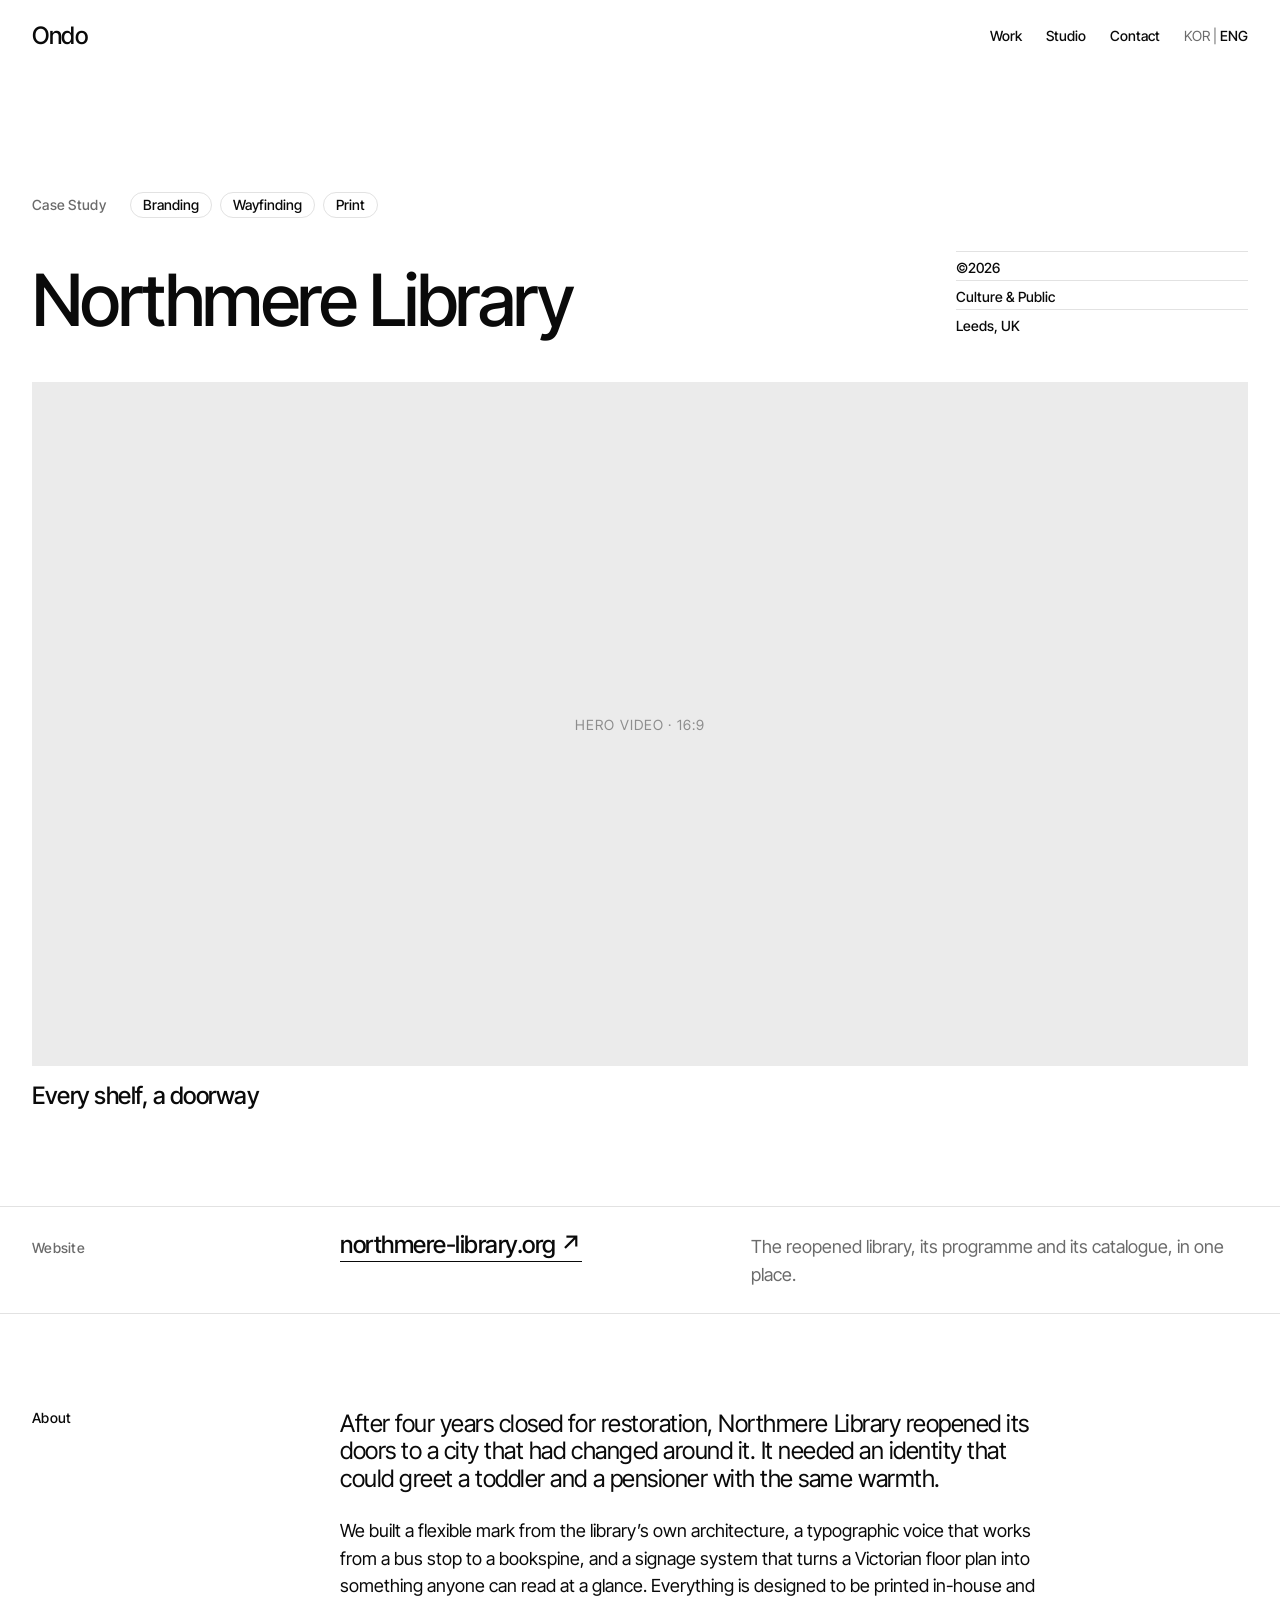
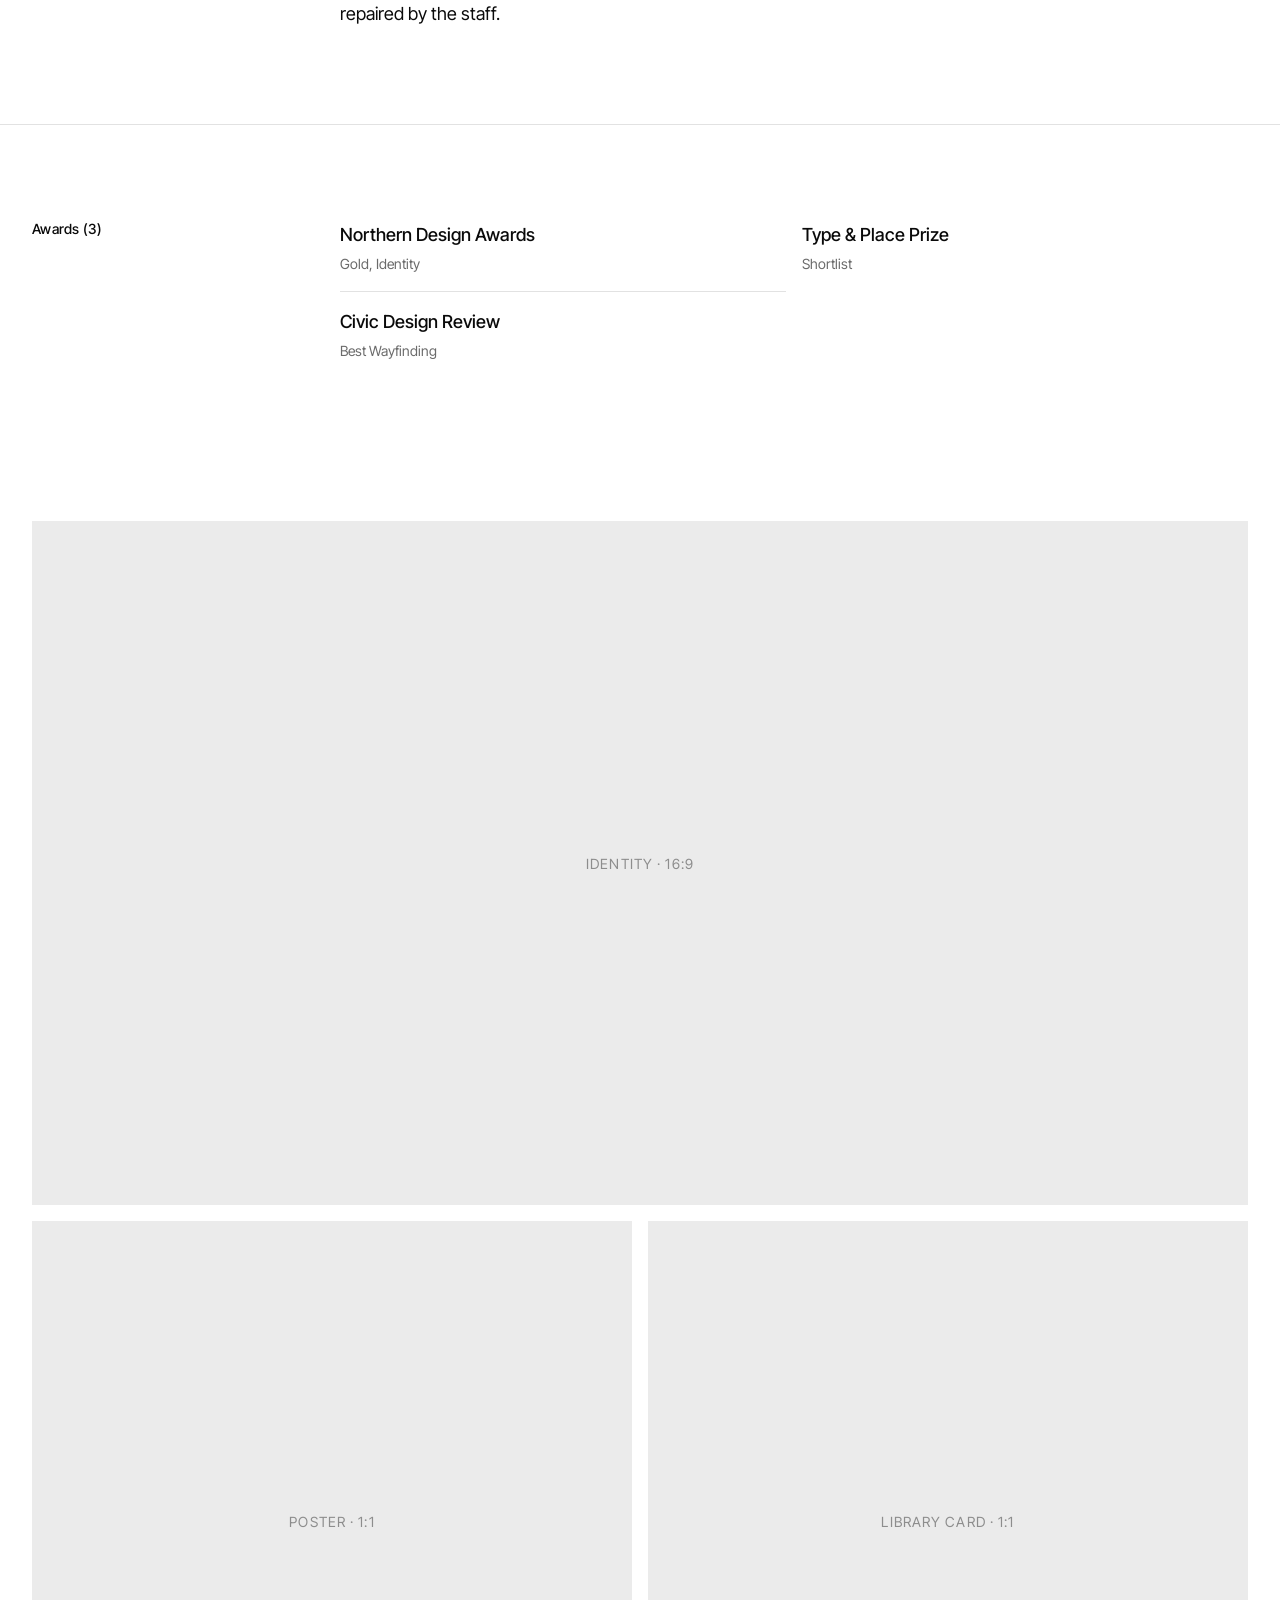
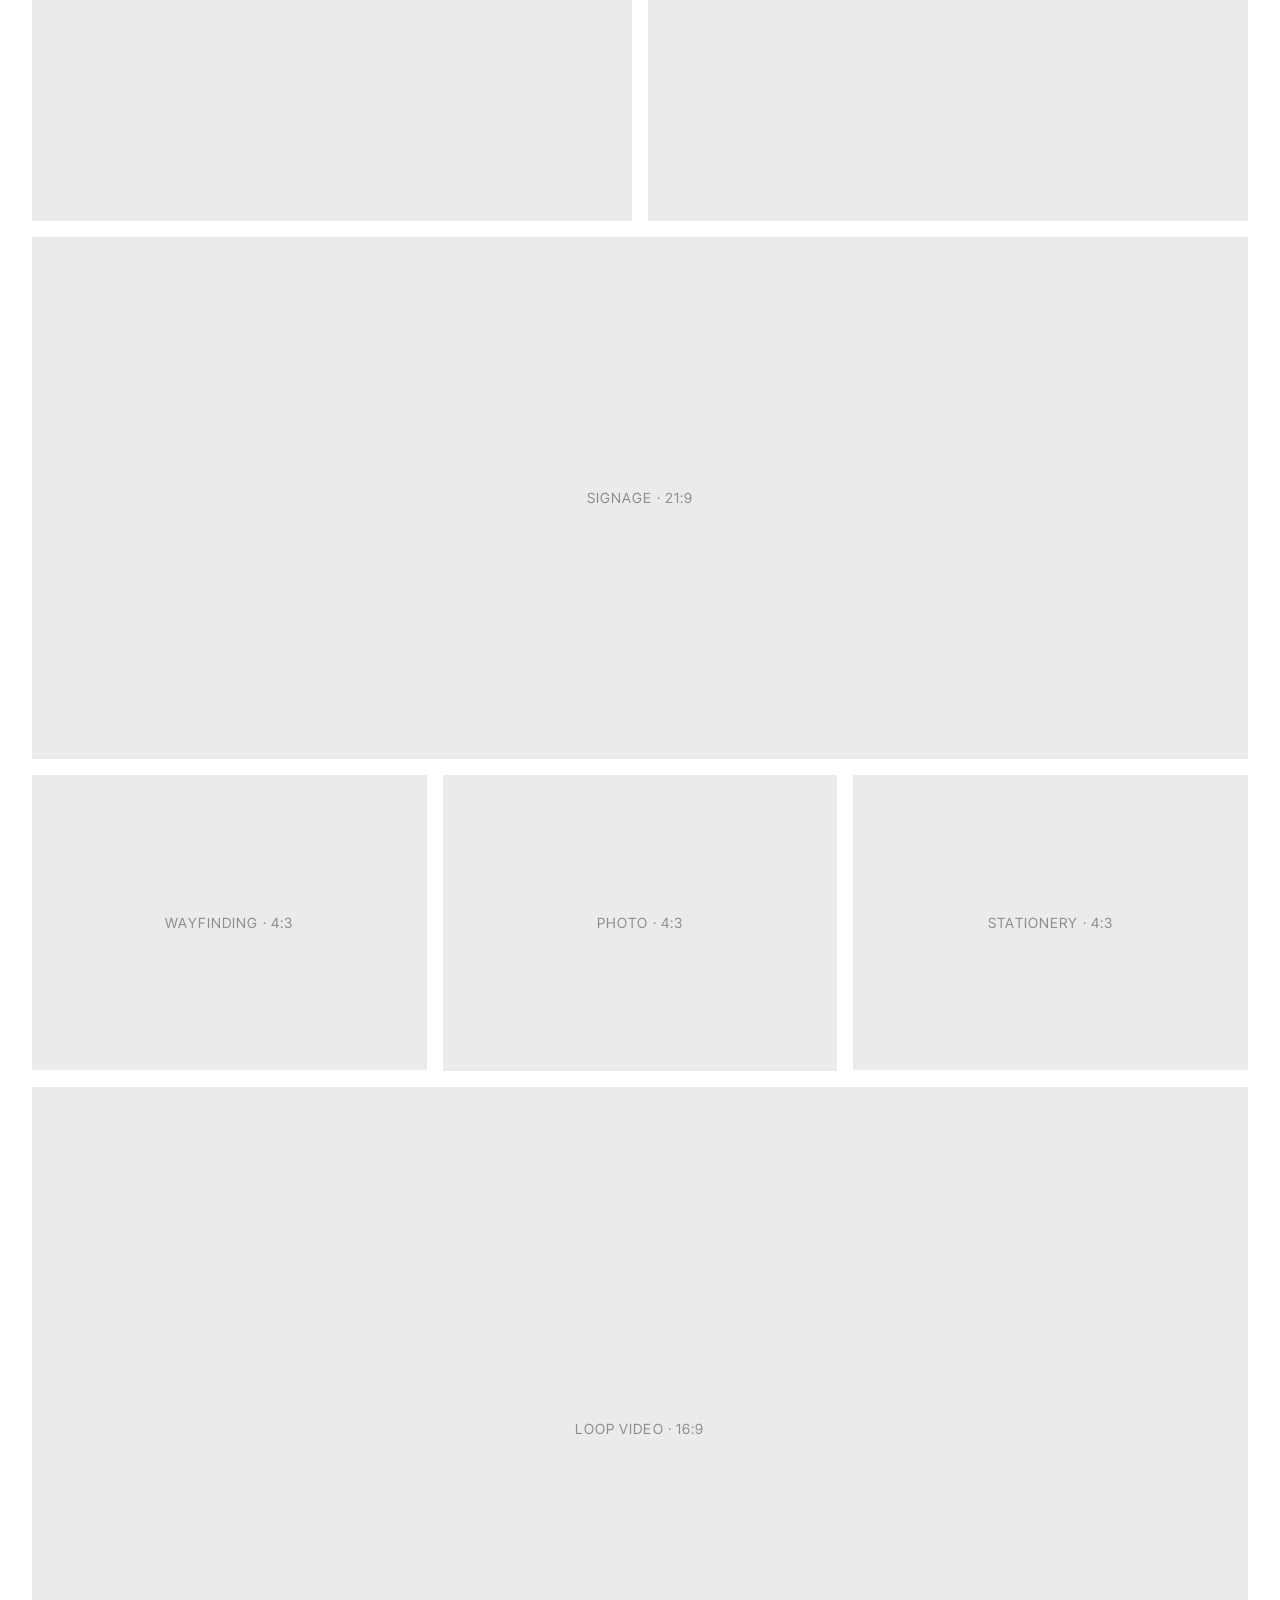
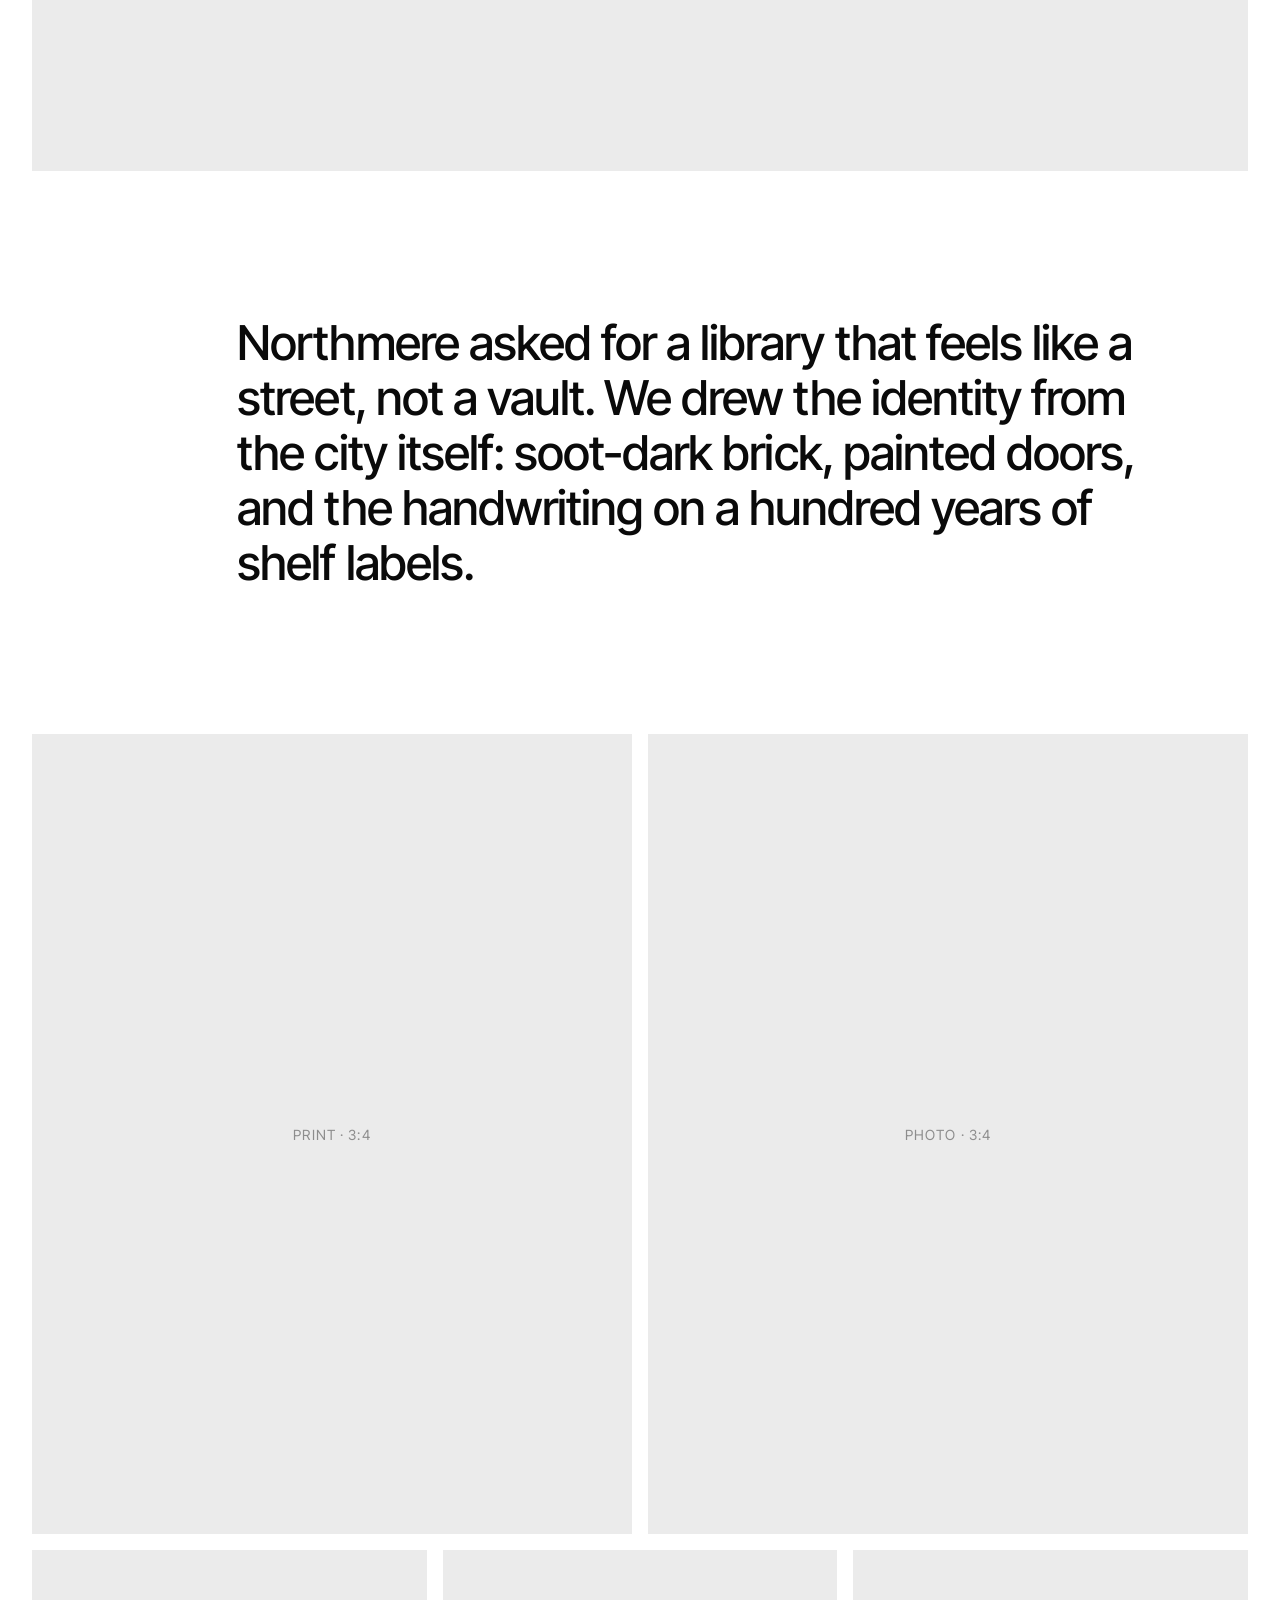
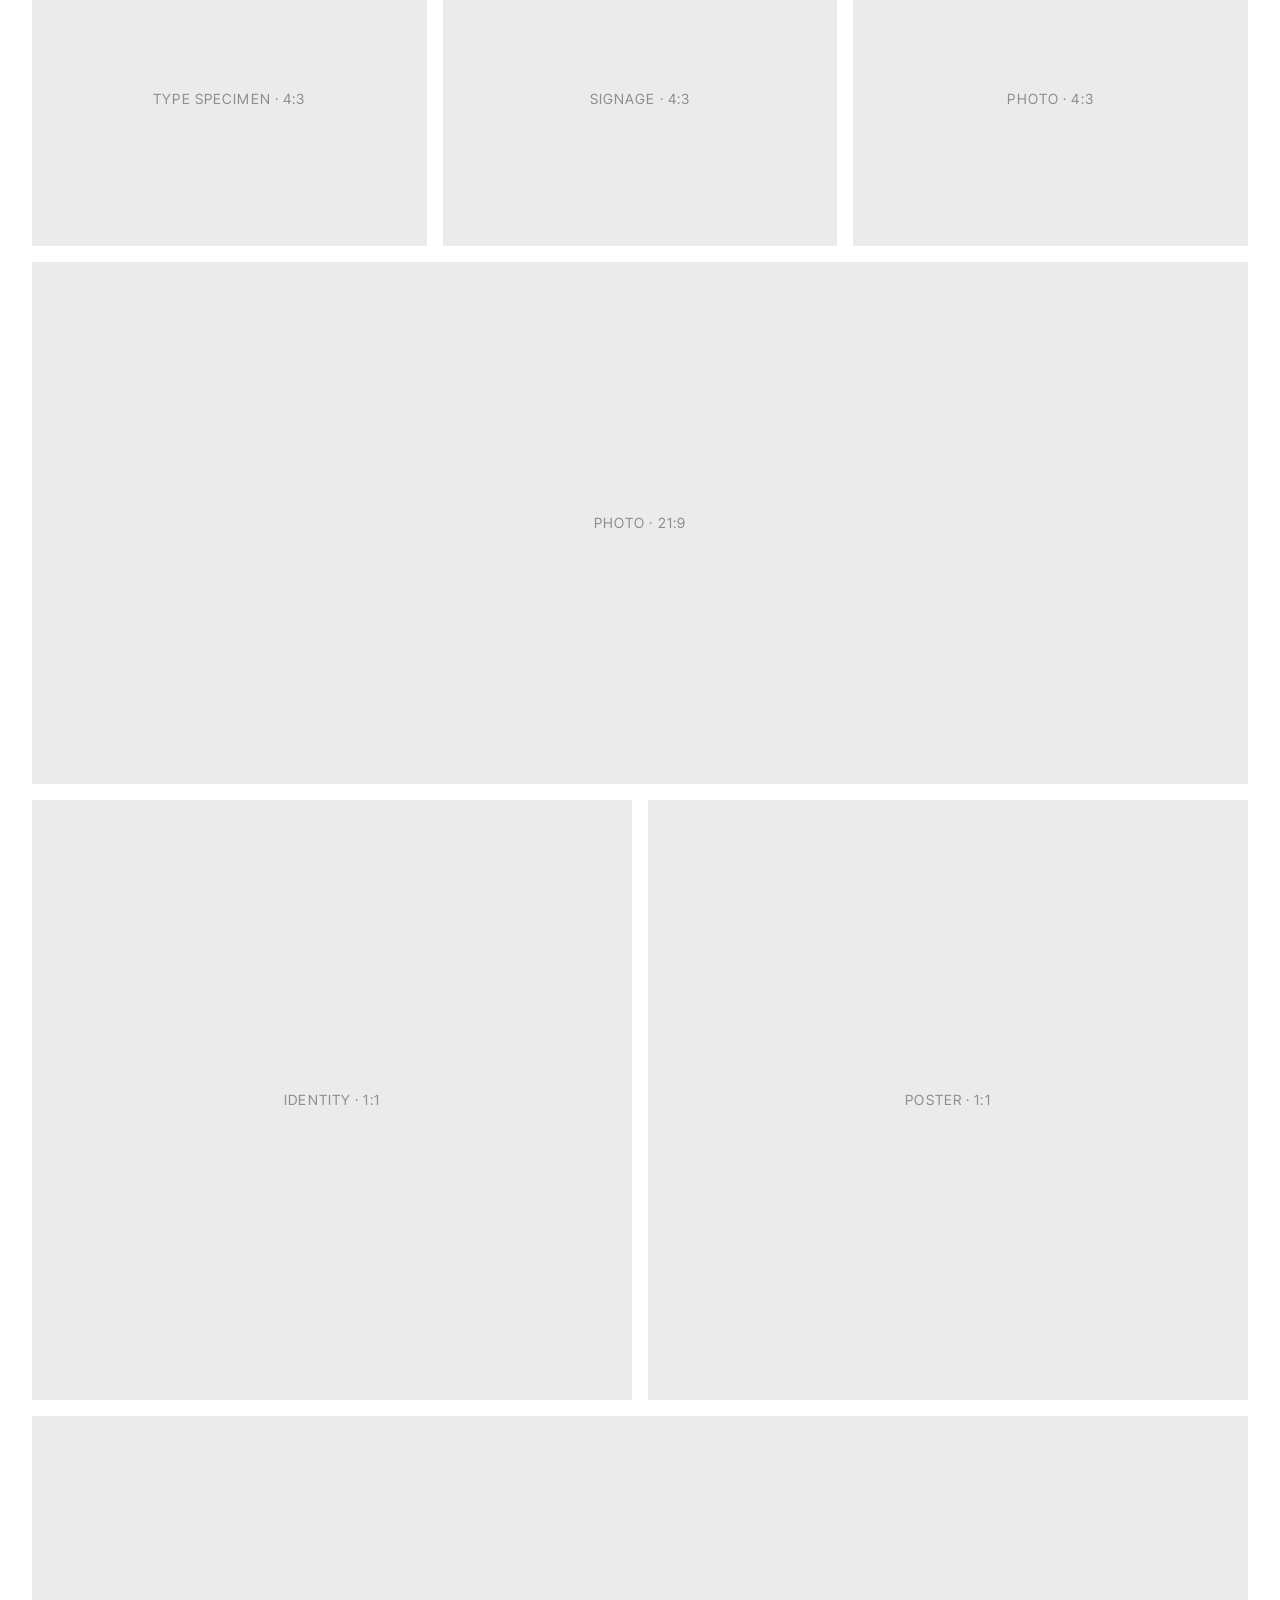
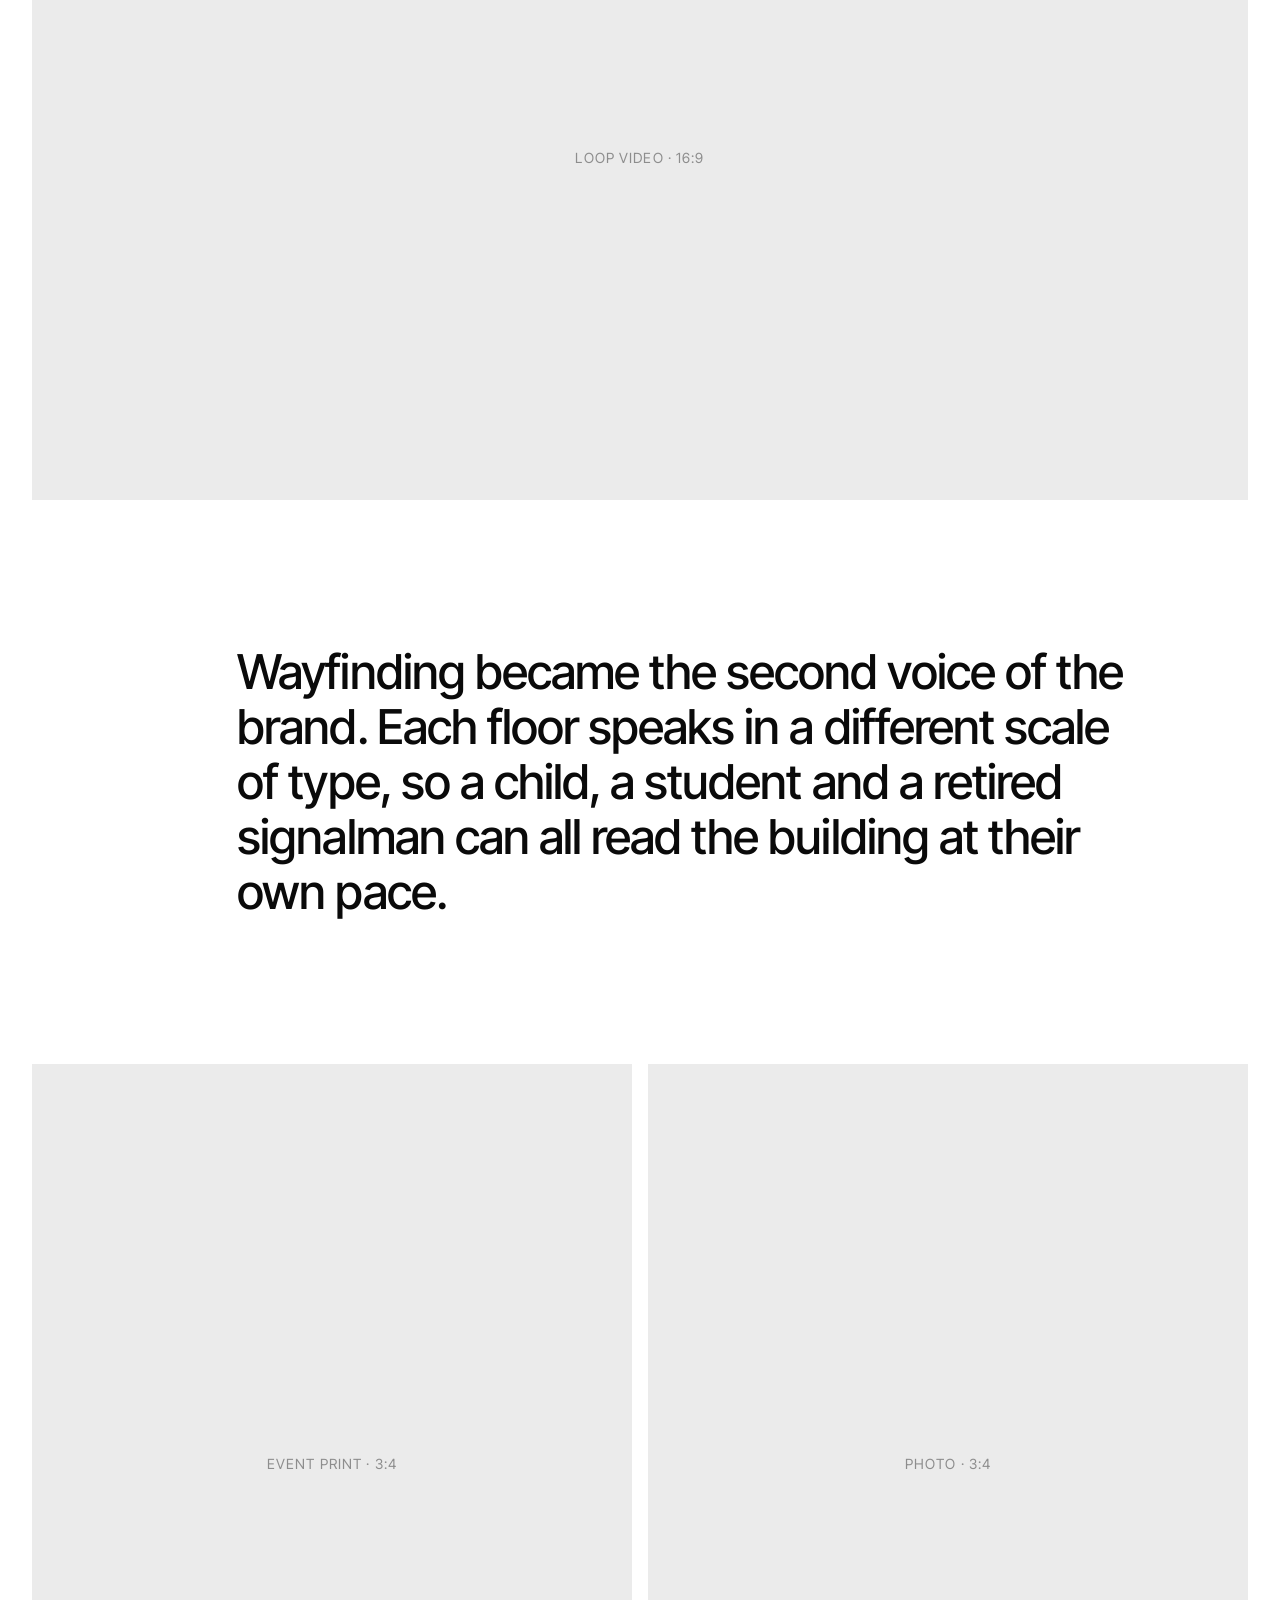
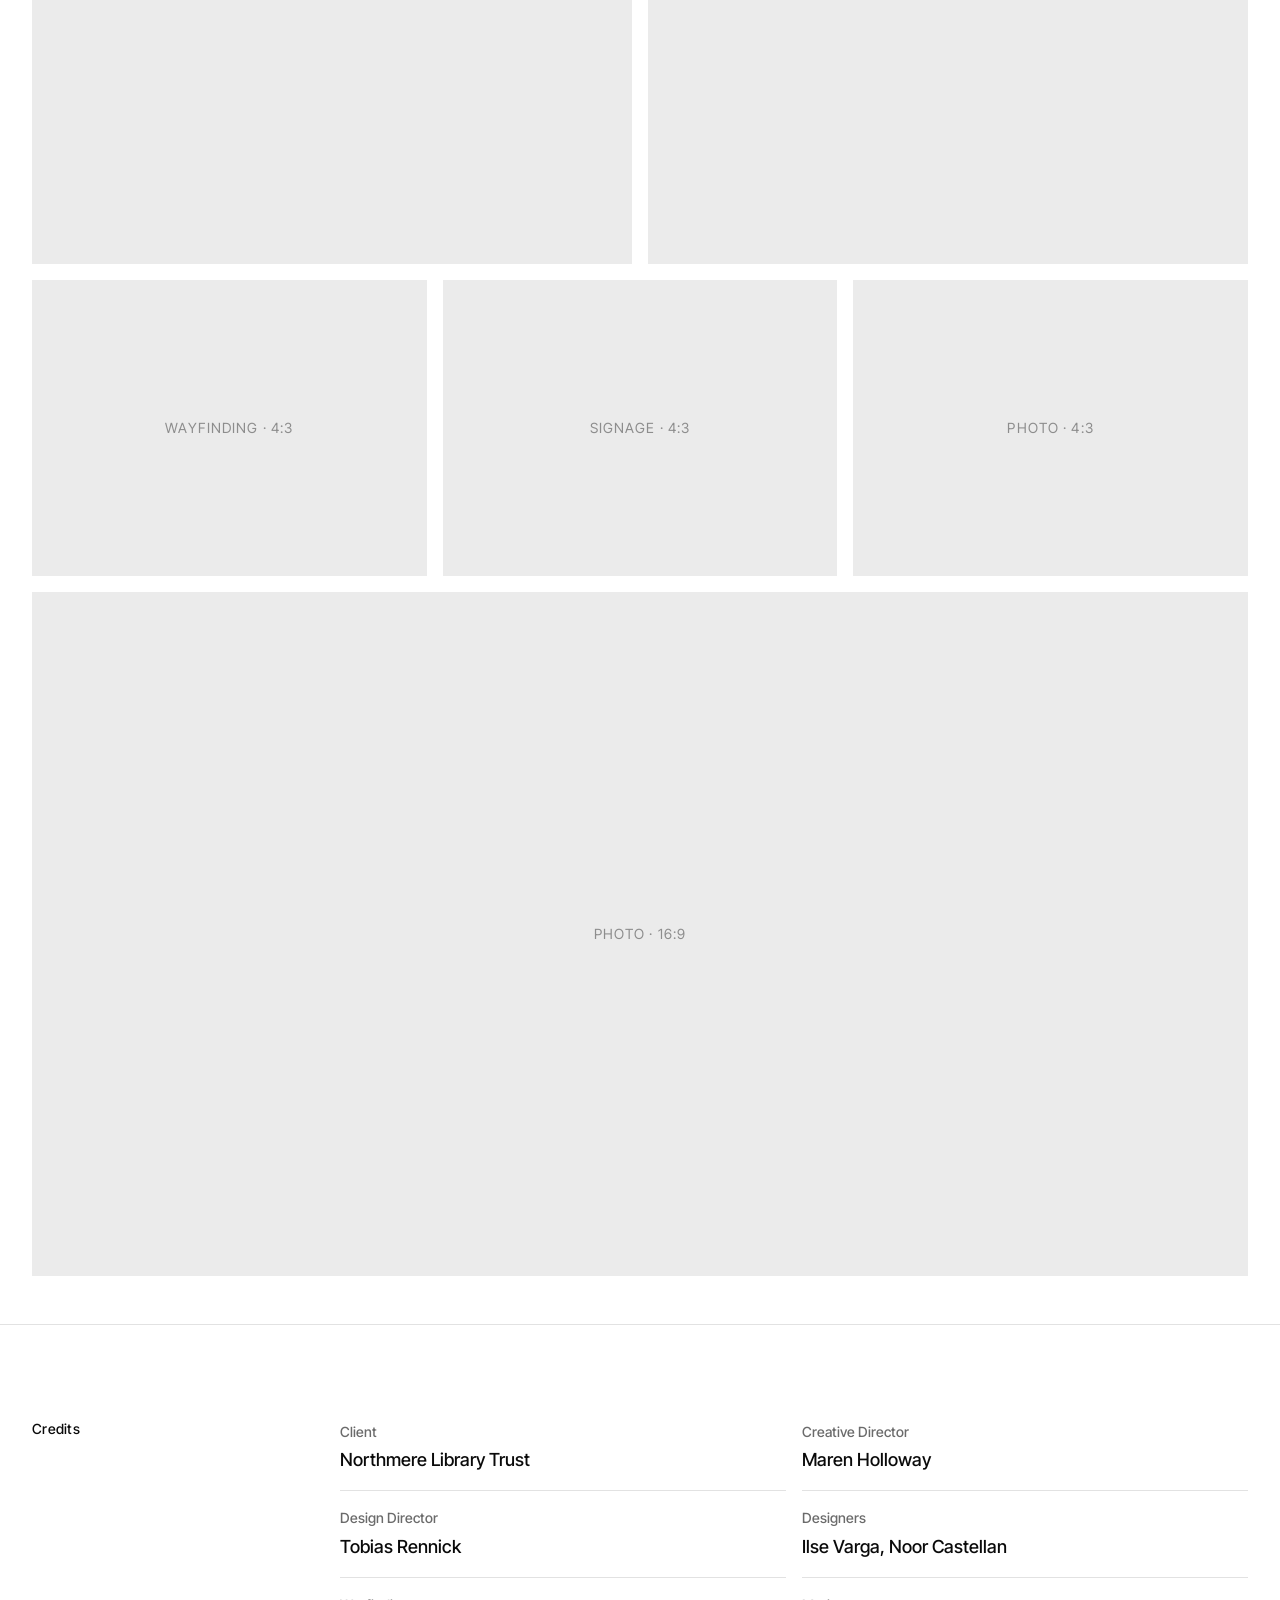
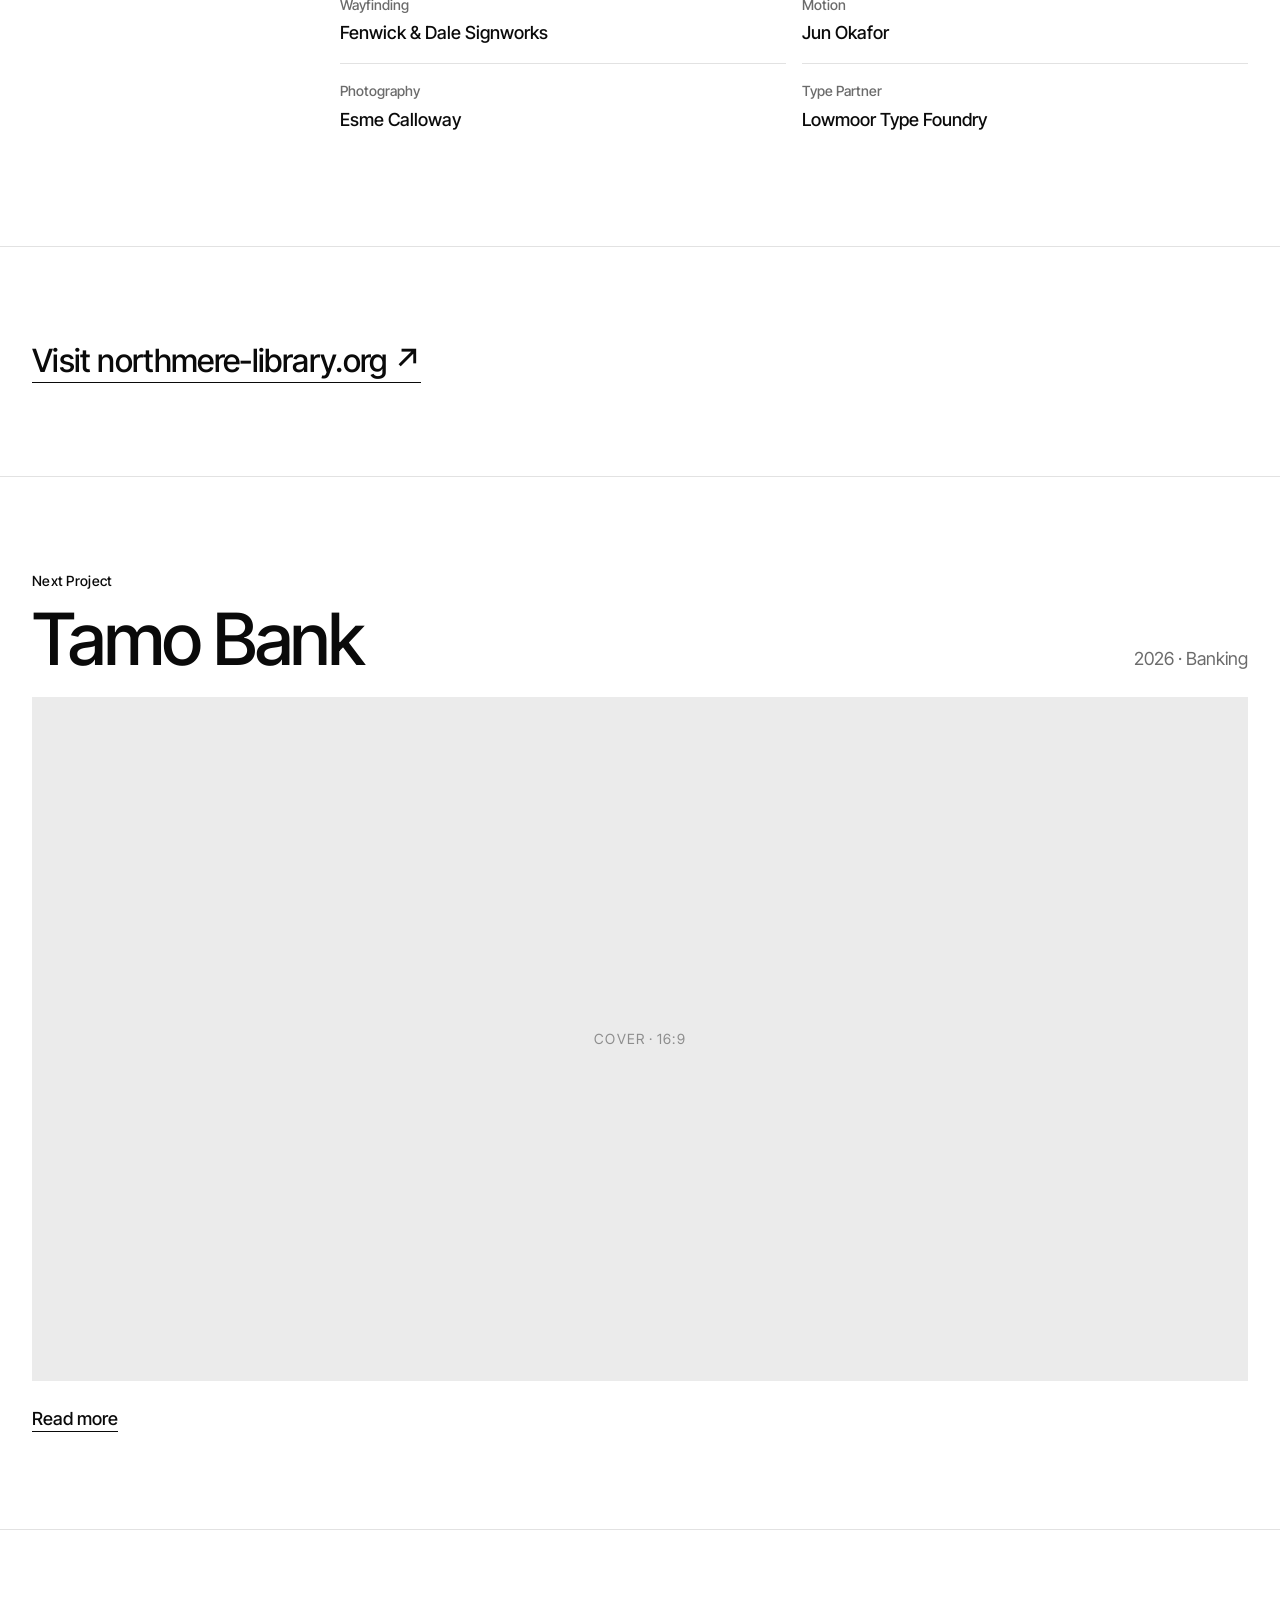
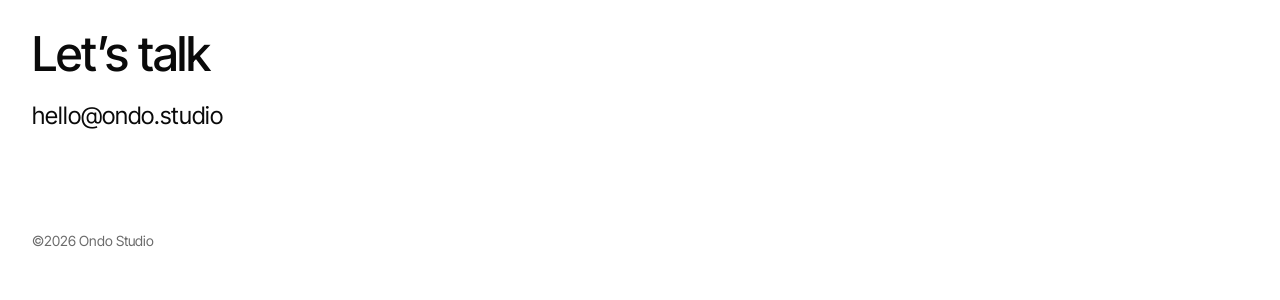
<file: a-gallery/northmere-library.html>
<!doctype html>
<html lang="en">
<head>
  <meta charset="utf-8">
  <meta name="viewport" content="width=device-width, initial-scale=1">
  <title>Northmere Library — Ondo Studio</title>
  <meta name="description" content="A new identity and wayfinding system for a reopened public library in Leeds.">
  <link rel="preconnect" href="https://fonts.googleapis.com">
  <link rel="preconnect" href="https://fonts.gstatic.com" crossorigin>
  <link rel="stylesheet" href="https://fonts.googleapis.com/css2?family=Inter+Tight:wght@400;500&display=swap">
  <link rel="alternate" hreflang="ko" href="northmere-library.ko.html">
  <link rel="alternate" hreflang="en" href="northmere-library.html">
  <link rel="stylesheet" href="../shared/base.css?v=2">
  <link rel="stylesheet" href="colors_and_type.css?v=3">
  <link rel="stylesheet" href="components.css?v=4">
</head>
<body>
  <header class="site-header">
    <div class="wrap site-header__row">
      <a class="wordmark" href="#">Ondo</a>
      <div class="site-header__end">
        <nav class="site-nav" aria-label="Primary">
          <a href="#">Work</a>
          <a href="#">Studio</a>
          <a href="#">Contact</a>
        </nav>
        <p class="lang-switch"><a href="northmere-library.ko.html" hreflang="ko" lang="ko">KOR</a> | <b aria-current="true">ENG</b></p>
      </div>
    </div>
  </header>

  <main>
    <section class="intro wrap grid" aria-labelledby="title">
      <div class="intro__main">
        <div class="intro__tags">
          <span class="label intro__label">Case Study</span>
          <span class="tag">Branding</span>
          <span class="tag">Wayfinding</span>
          <span class="tag">Print</span>
        </div>
        <h1 class="display" id="title">Northmere Library</h1>
      </div>
      <ul class="intro__meta meta-list">
        <li>©2026</li>
        <li>Culture &amp; Public</li>
        <li>Leeds, UK</li>
      </ul>
    </section>

    <section class="hero wrap">
      <div class="ph r-16x9" role="img" aria-label="Hero video">HERO VIDEO · 16:9</div>
      <p class="hero__tagline">Every shelf, a doorway</p>
    </section>

    <section class="pitch wrap grid">
      <span class="label pitch__label">Website</span>
      <a class="pitch__link" href="#"><span class="link-arrow">northmere-library.org ↗</span></a>
      <p class="pitch__note">The reopened library, its programme and its catalogue, in one place.</p>
    </section>

    <section class="about wrap grid" aria-labelledby="about-h">
      <h2 class="label label--heading about__label" id="about-h">About</h2>
      <div class="about__body">
        <p class="about__lead">After four years closed for restoration, Northmere Library reopened its doors to a city that had changed around it. It needed an identity that could greet a toddler and a pensioner with the same warmth.</p>
        <p>We built a flexible mark from the library’s own architecture, a typographic voice that works from a bus stop to a bookspine, and a signage system that turns a Victorian floor plan into something anyone can read at a glance. Everything is designed to be printed in-house and repaired by the staff.</p>
      </div>
    </section>

    <section class="facts wrap grid" aria-labelledby="awards-h">
      <h2 class="label label--heading facts__label" id="awards-h">Awards (3)</h2>
      <ul class="facts__list">
        <li class="award"><span class="award__name">Northern Design Awards</span><span class="award__prize">Gold, Identity</span></li>
        <li class="award"><span class="award__name">Type &amp; Place Prize</span><span class="award__prize">Shortlist</span></li>
        <li class="award"><span class="award__name">Civic Design Review</span><span class="award__prize">Best Wayfinding</span></li>
      </ul>
    </section>

    <section>
      <div class="media wrap">
        <div class="ph r-16x9" role="img" aria-label="Identity">IDENTITY · 16:9</div>
        <div class="media__row media__row--2">
          <div class="ph r-1x1" role="img" aria-label="Poster">POSTER · 1:1</div>
          <div class="ph r-1x1" role="img" aria-label="Library Card">LIBRARY CARD · 1:1</div>
        </div>
        <div class="ph r-21x9" role="img" aria-label="Signage">SIGNAGE · 21:9</div>
        <div class="media__row media__row--3">
          <div class="ph r-4x3" role="img" aria-label="Wayfinding">WAYFINDING · 4:3</div>
          <div class="ph r-4x3" role="img" aria-label="Photo">PHOTO · 4:3</div>
          <div class="ph r-4x3" role="img" aria-label="Stationery">STATIONERY · 4:3</div>
        </div>
        <div class="ph r-16x9" role="img" aria-label="Loop Video">LOOP VIDEO · 16:9</div>
      </div>
      <div class="statement wrap grid"><p>Northmere asked for a library that feels like a street, not a vault. We drew the identity from the city itself: soot-dark brick, painted doors, and the handwriting on a hundred years of shelf labels.</p></div>
      <div class="media wrap">
        <div class="media__row media__row--2">
          <div class="ph r-3x4" role="img" aria-label="Print">PRINT · 3:4</div>
          <div class="ph r-3x4" role="img" aria-label="Photo">PHOTO · 3:4</div>
        </div>
        <div class="media__row media__row--3">
          <div class="ph r-4x3" role="img" aria-label="Type Specimen">TYPE SPECIMEN · 4:3</div>
          <div class="ph r-4x3" role="img" aria-label="Signage">SIGNAGE · 4:3</div>
          <div class="ph r-4x3" role="img" aria-label="Photo">PHOTO · 4:3</div>
        </div>
        <div class="ph r-21x9" role="img" aria-label="Photo">PHOTO · 21:9</div>
        <div class="media__row media__row--2">
          <div class="ph r-1x1" role="img" aria-label="Identity">IDENTITY · 1:1</div>
          <div class="ph r-1x1" role="img" aria-label="Poster">POSTER · 1:1</div>
        </div>
        <div class="ph r-16x9" role="img" aria-label="Loop Video">LOOP VIDEO · 16:9</div>
      </div>
        <div class="statement wrap grid"><p>Wayfinding became the second voice of the brand. Each floor speaks in a different scale of type, so a child, a student and a retired signalman can all read the building at their own pace.</p></div>
      <div class="media wrap">
        <div class="media__row media__row--2">
          <div class="ph r-3x4" role="img" aria-label="Event Print">EVENT PRINT · 3:4</div>
          <div class="ph r-3x4" role="img" aria-label="Photo">PHOTO · 3:4</div>
        </div>
        <div class="media__row media__row--3">
          <div class="ph r-4x3" role="img" aria-label="Wayfinding">WAYFINDING · 4:3</div>
          <div class="ph r-4x3" role="img" aria-label="Signage">SIGNAGE · 4:3</div>
          <div class="ph r-4x3" role="img" aria-label="Photo">PHOTO · 4:3</div>
        </div>
        <div class="ph r-16x9" role="img" aria-label="Photo">PHOTO · 16:9</div>
      </div>
    </section>

    <section class="facts wrap grid" aria-labelledby="credits-h">
      <h2 class="label label--heading facts__label" id="credits-h">Credits</h2>
      <dl class="facts__list">
        <div class="credit"><dt>Client</dt><dd>Northmere Library Trust</dd></div>
        <div class="credit"><dt>Creative Director</dt><dd>Maren Holloway</dd></div>
        <div class="credit"><dt>Design Director</dt><dd>Tobias Rennick</dd></div>
        <div class="credit"><dt>Designers</dt><dd>Ilse Varga, Noor Castellan</dd></div>
        <div class="credit"><dt>Wayfinding</dt><dd>Fenwick &amp; Dale Signworks</dd></div>
        <div class="credit"><dt>Motion</dt><dd>Jun Okafor</dd></div>
        <div class="credit"><dt>Photography</dt><dd>Esme Calloway</dd></div>
        <div class="credit"><dt>Type Partner</dt><dd>Lowmoor Type Foundry</dd></div>
      </dl>
    </section>

    <section class="visit wrap">
      <a href="#"><span class="link-arrow">Visit northmere-library.org ↗</span></a>
    </section>

    <section class="next wrap" aria-labelledby="next-h">
      <a class="next__card" href="../b-chapter/tamo-bank.html" aria-labelledby="next-h next-title">
        <div class="next__head">
          <div>
            <h2 class="label label--heading" id="next-h">Next Project</h2>
            <p class="next__title" id="next-title">Tamo Bank</p>
          </div>
          <div class="next__meta">2026 · Banking</div>
        </div>
        <div class="ph r-16x9" role="img" aria-label="Tamo Bank cover">COVER · 16:9</div>
        <span class="next__cta"><span class="link-arrow">Read more</span></span>
      </a>
    </section>
  </main>

  <footer class="site-footer">
    <div class="wrap">
      <div class="site-footer__row">
        <div>
          <p class="site-footer__cta">Let’s talk</p>
          <a class="site-footer__mail" href="#">hello@ondo.studio</a>
        </div>
      </div>
      <p class="site-footer__legal">©2026 Ondo Studio</p>
    </div>
  </footer>
</body>
</html>
</file>
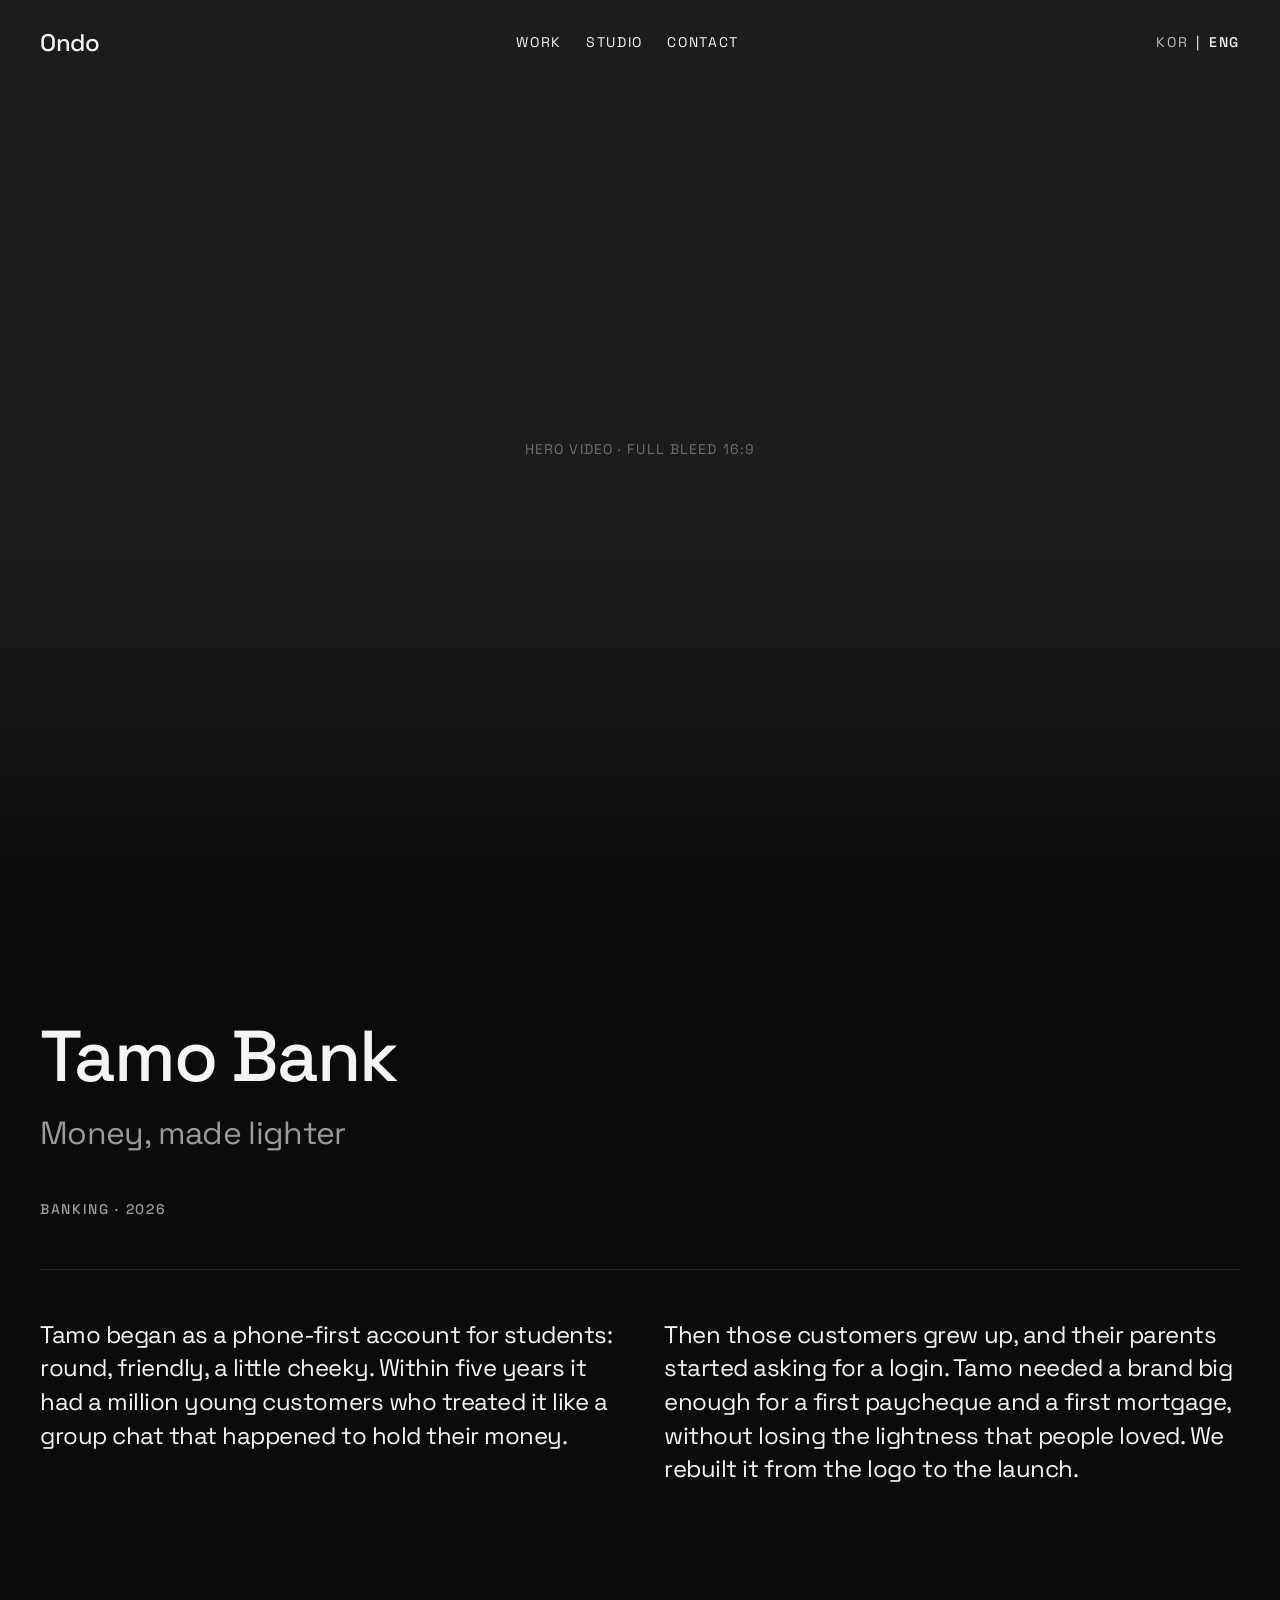
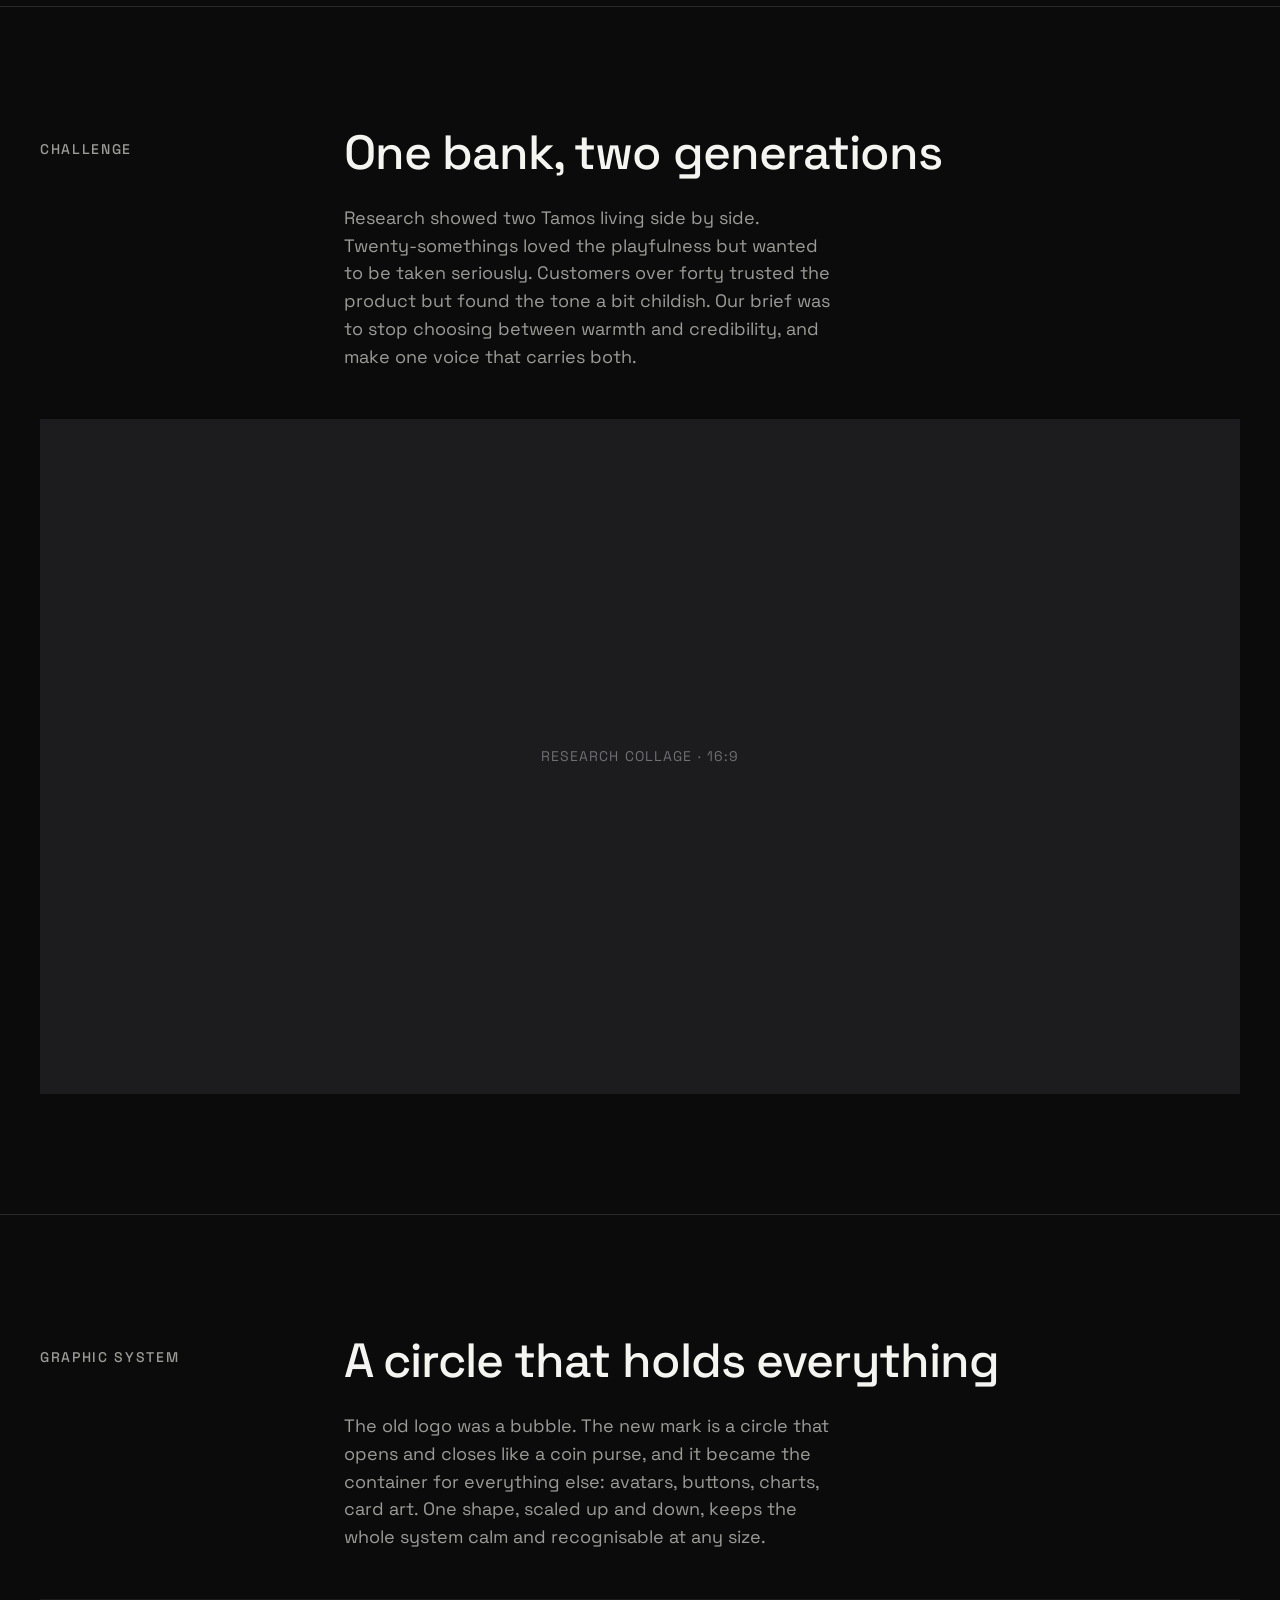
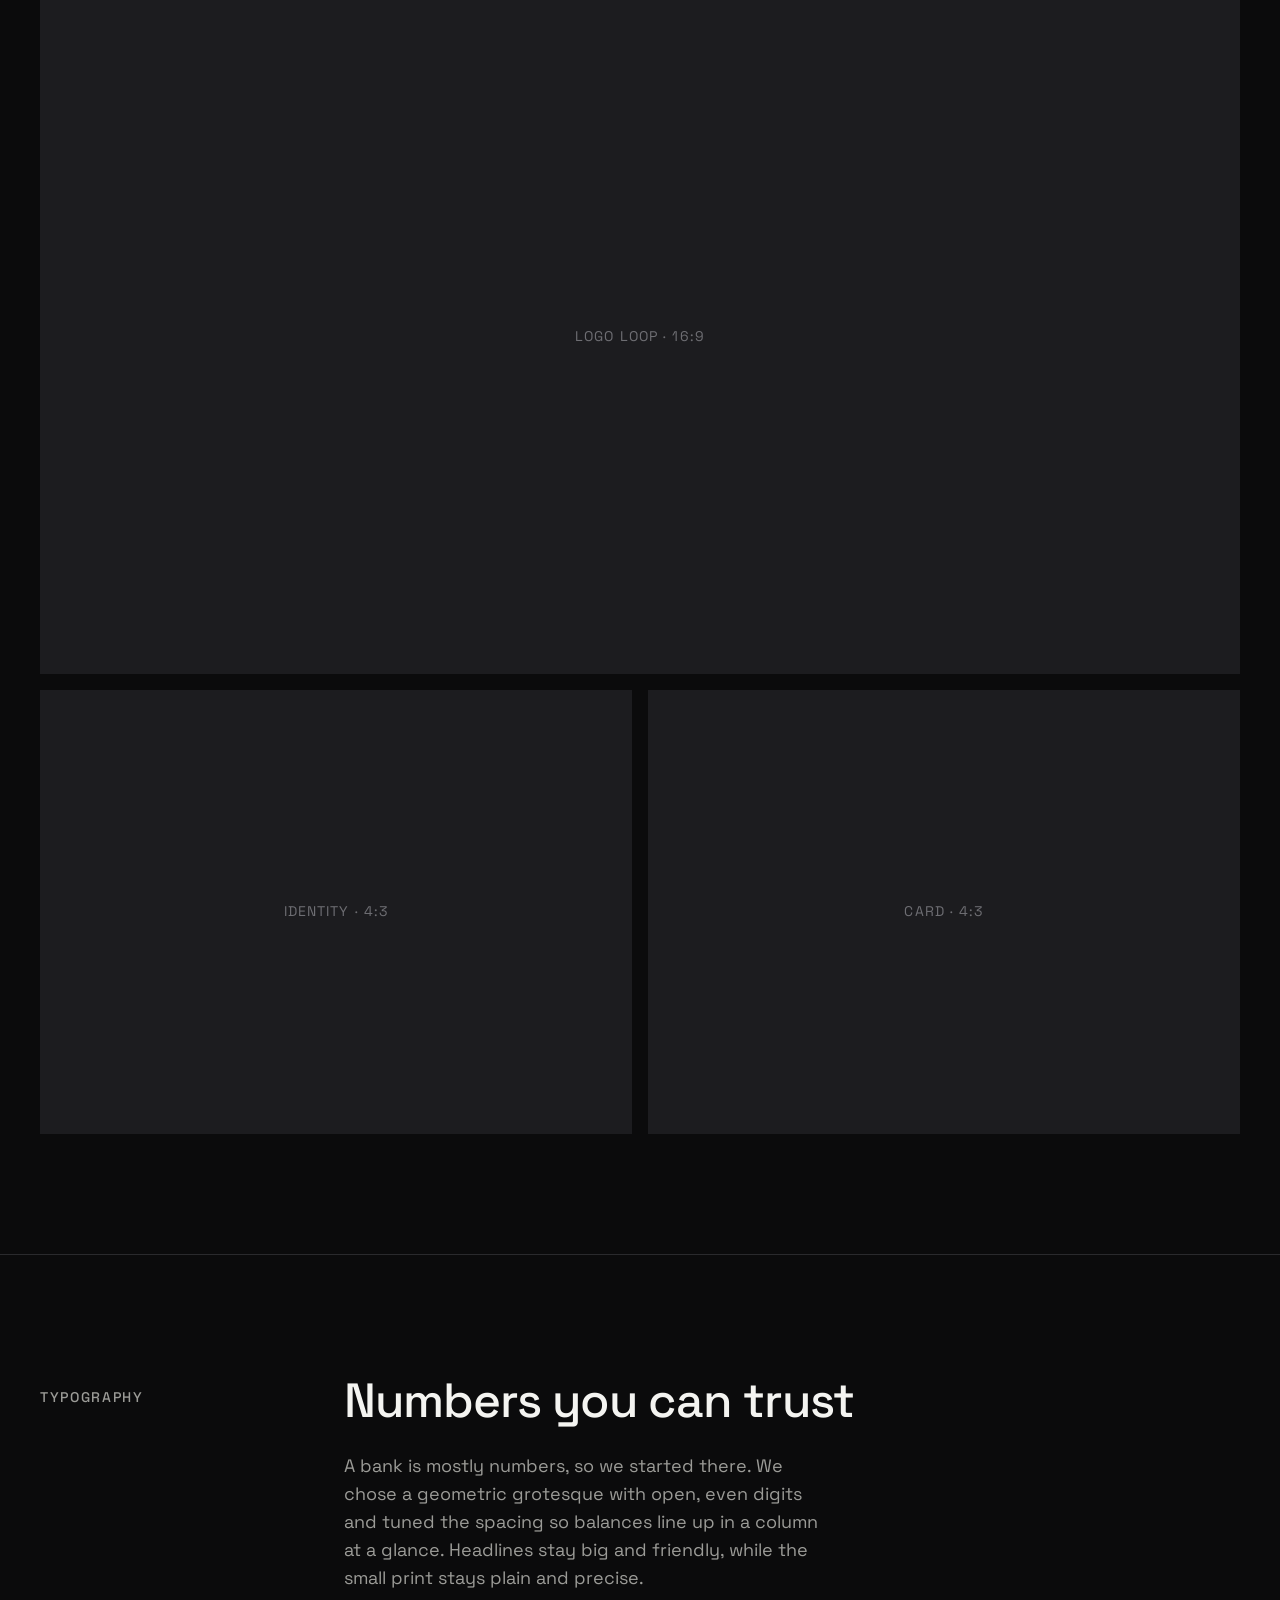
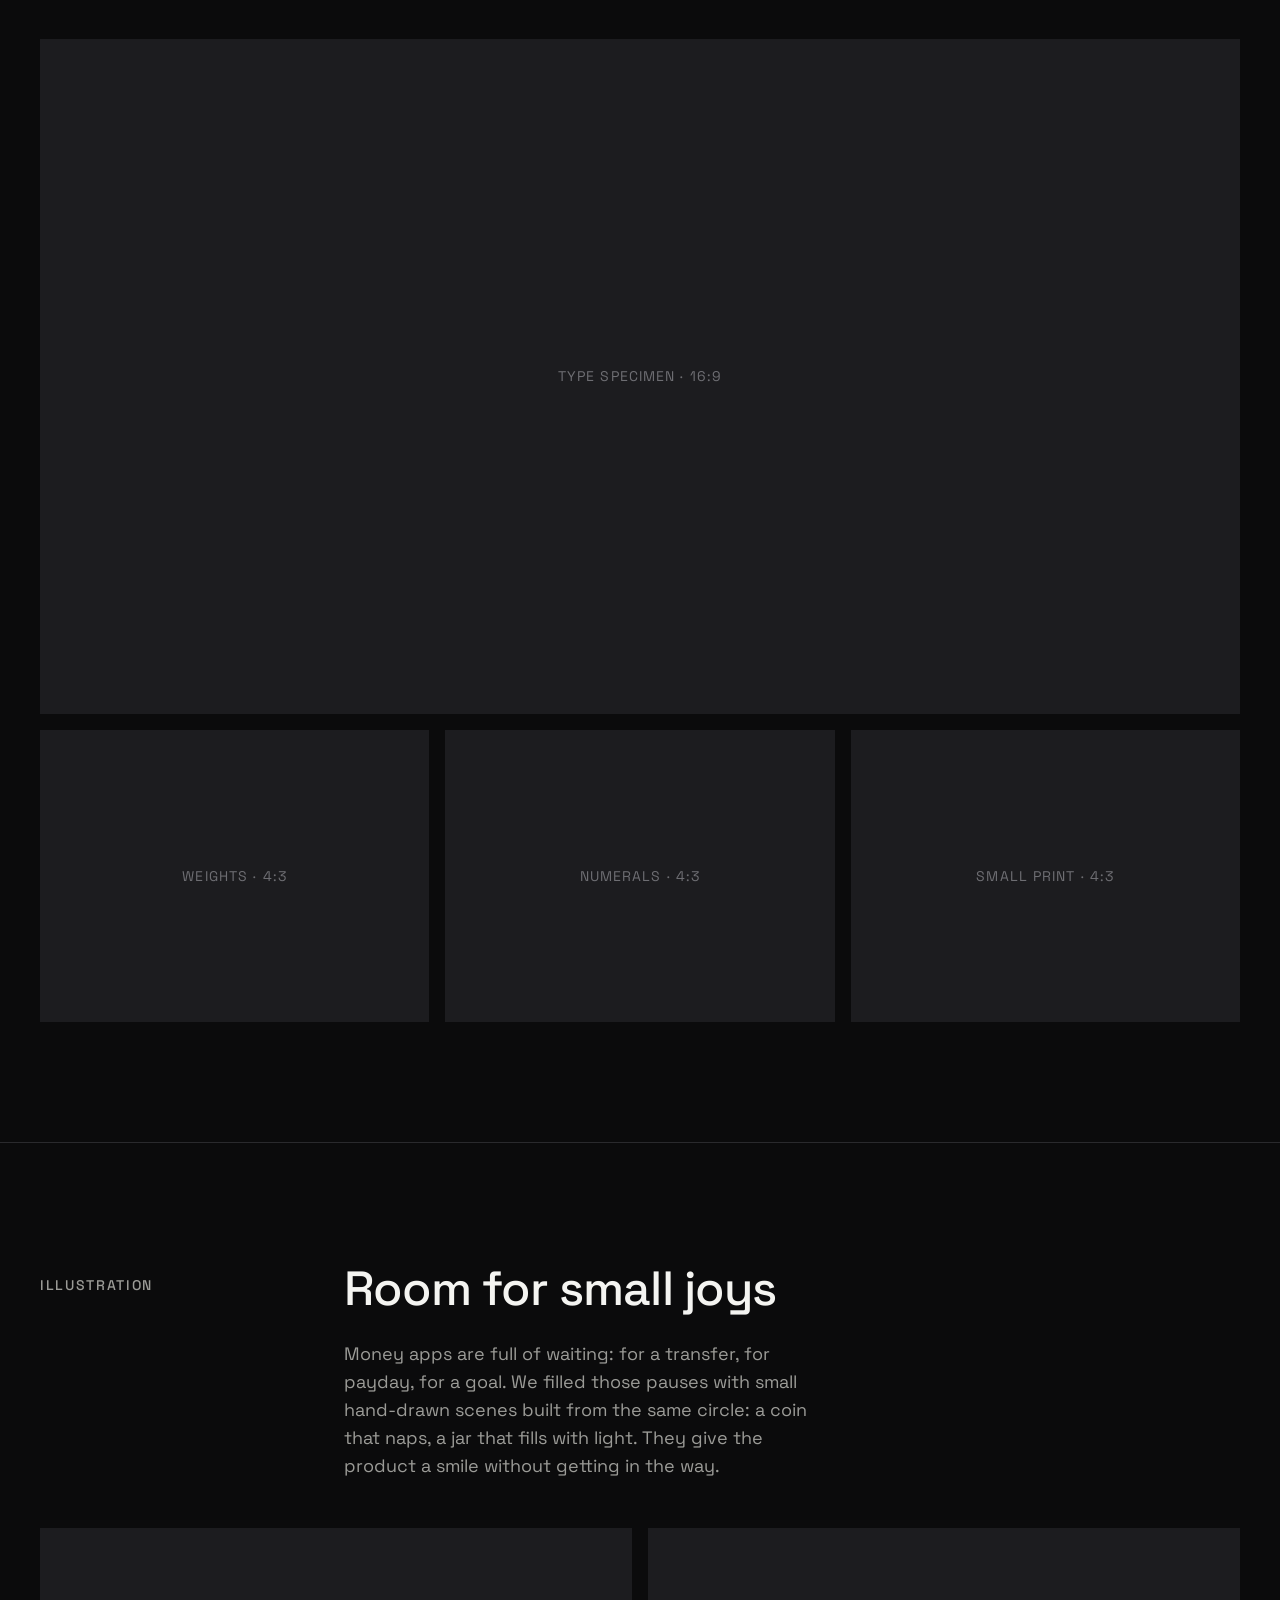
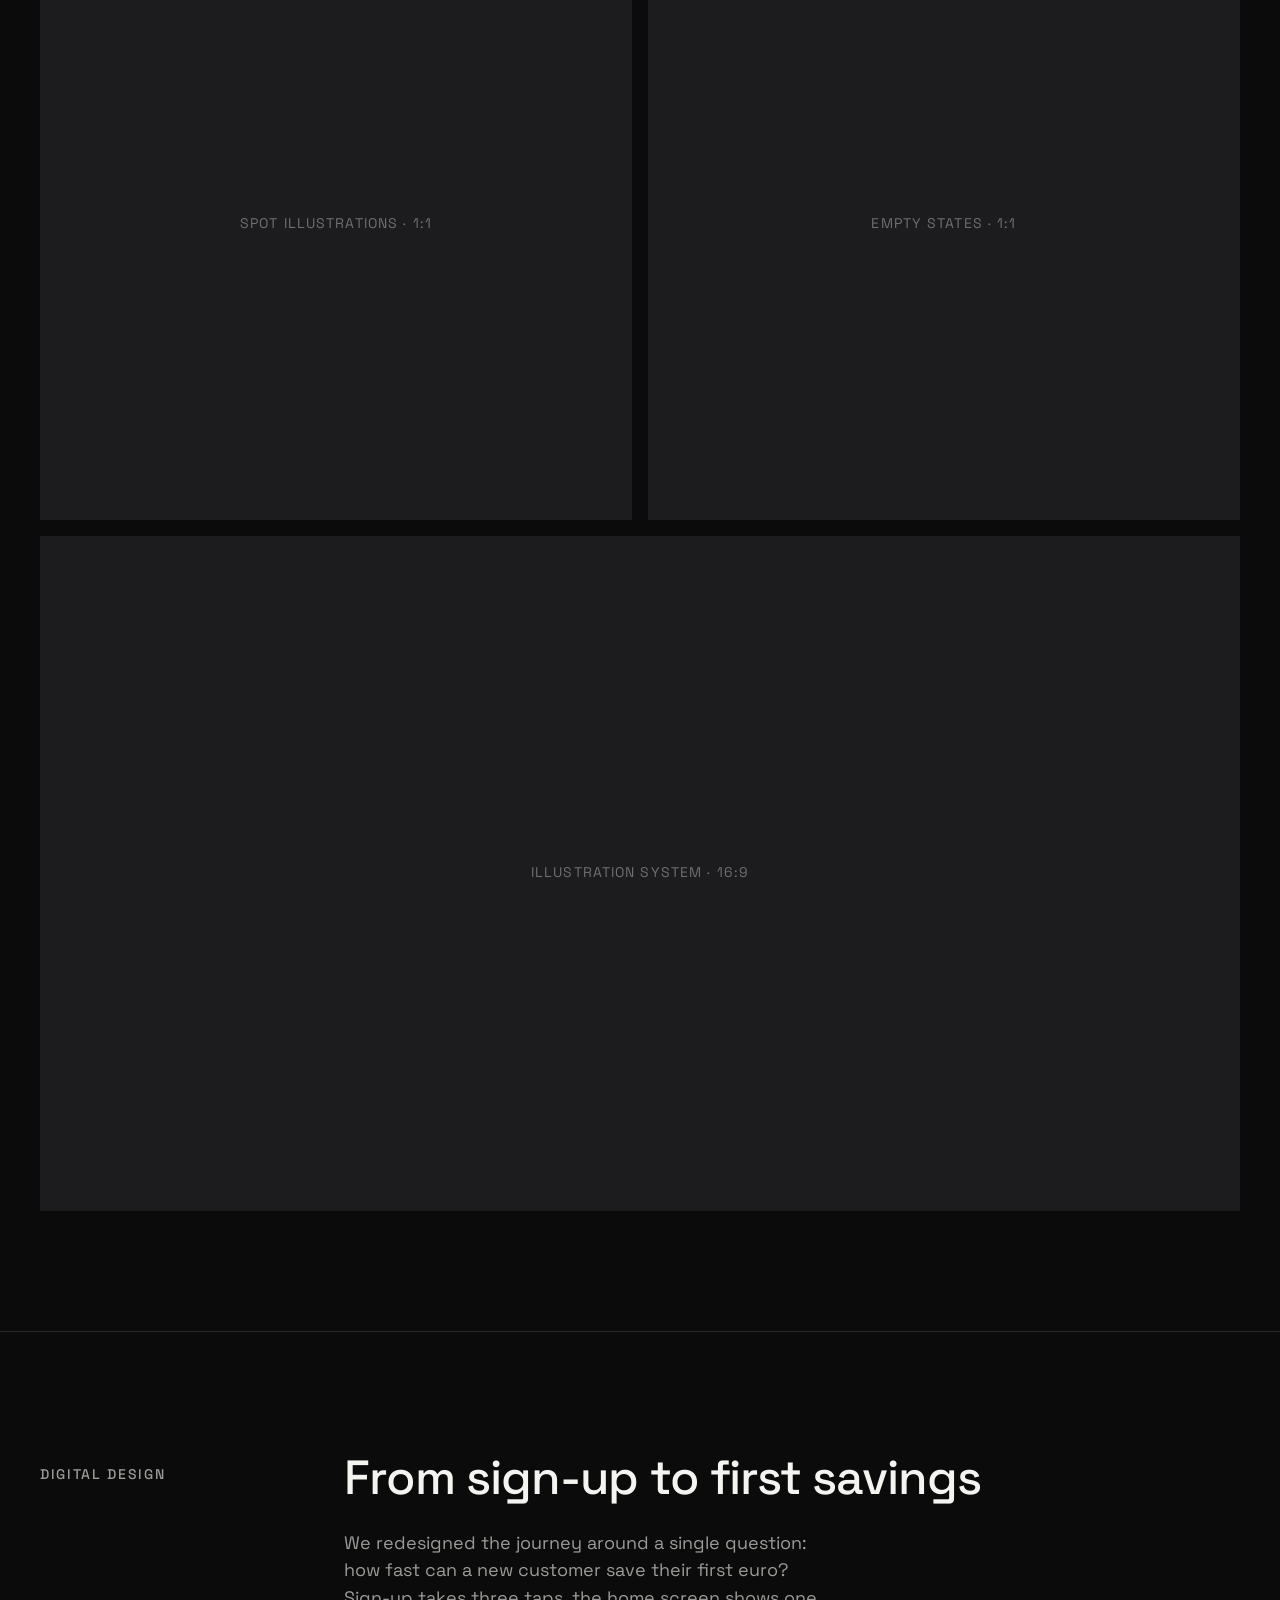
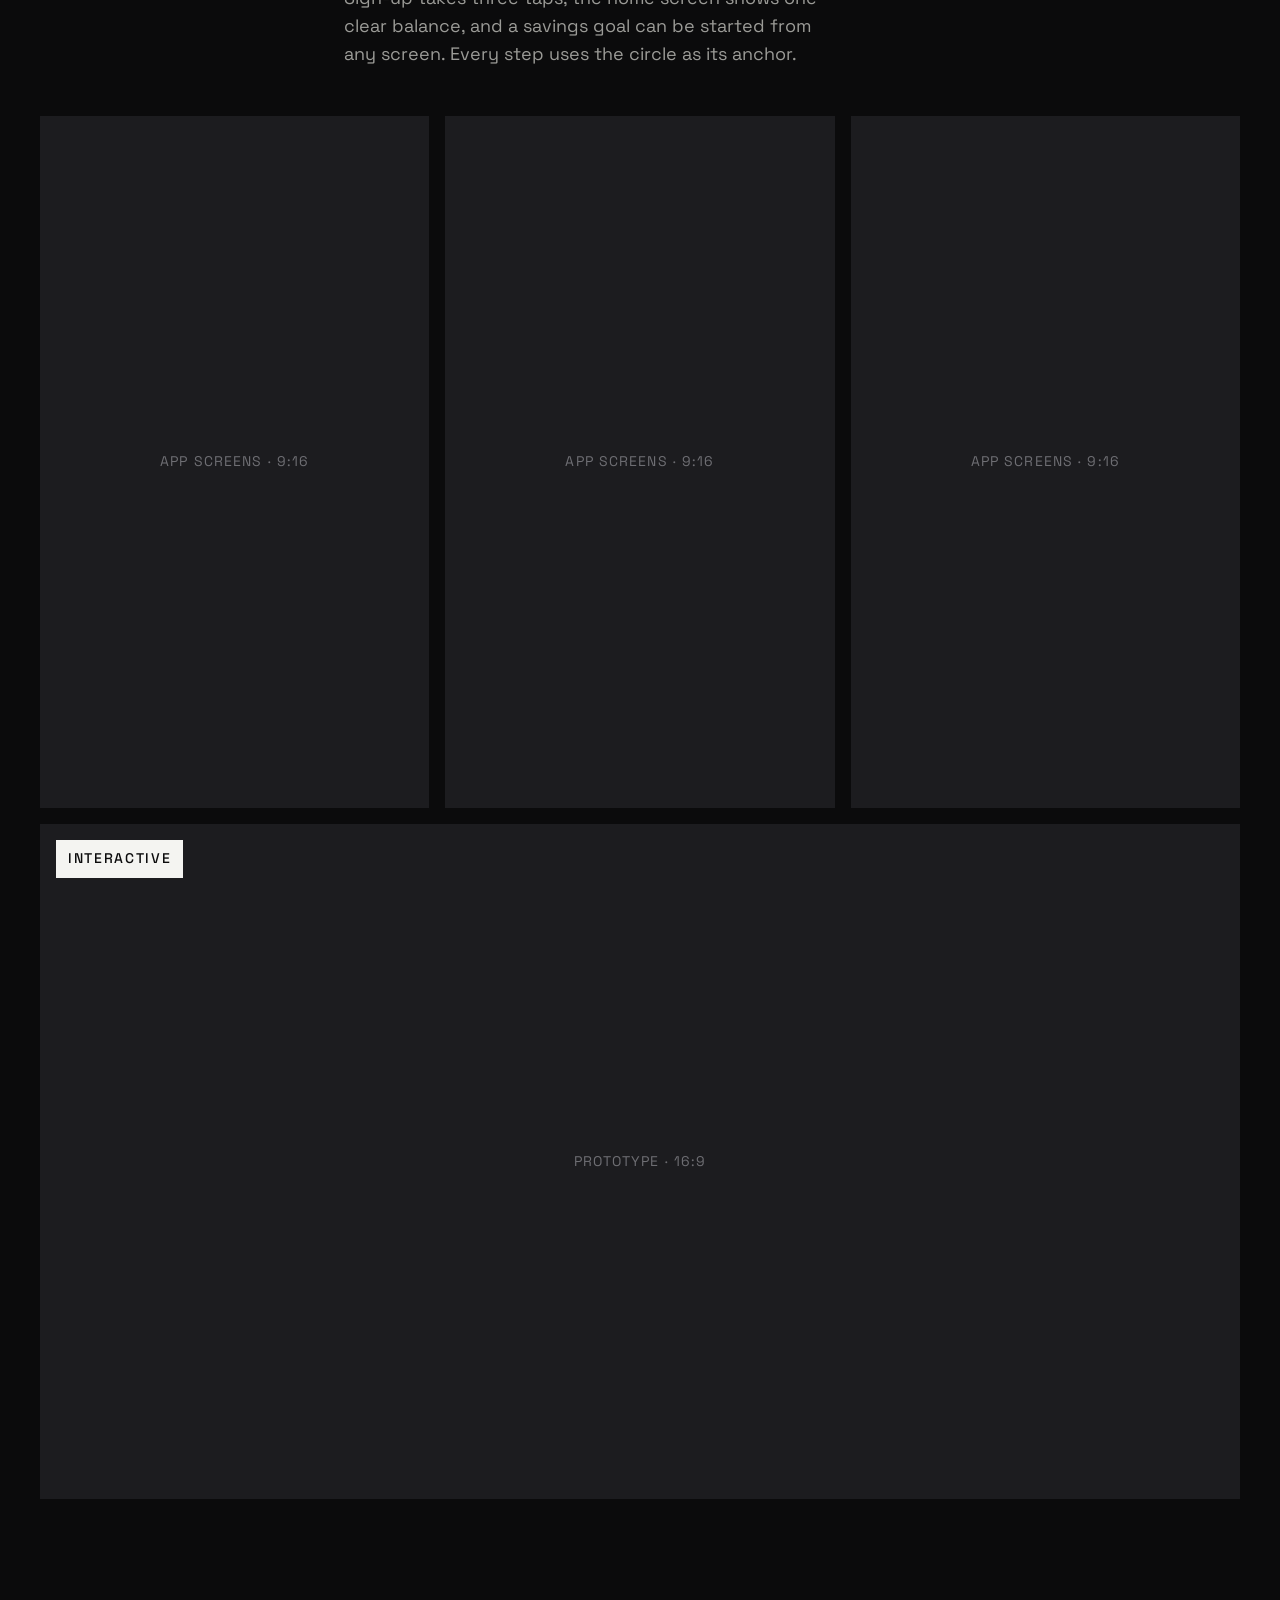
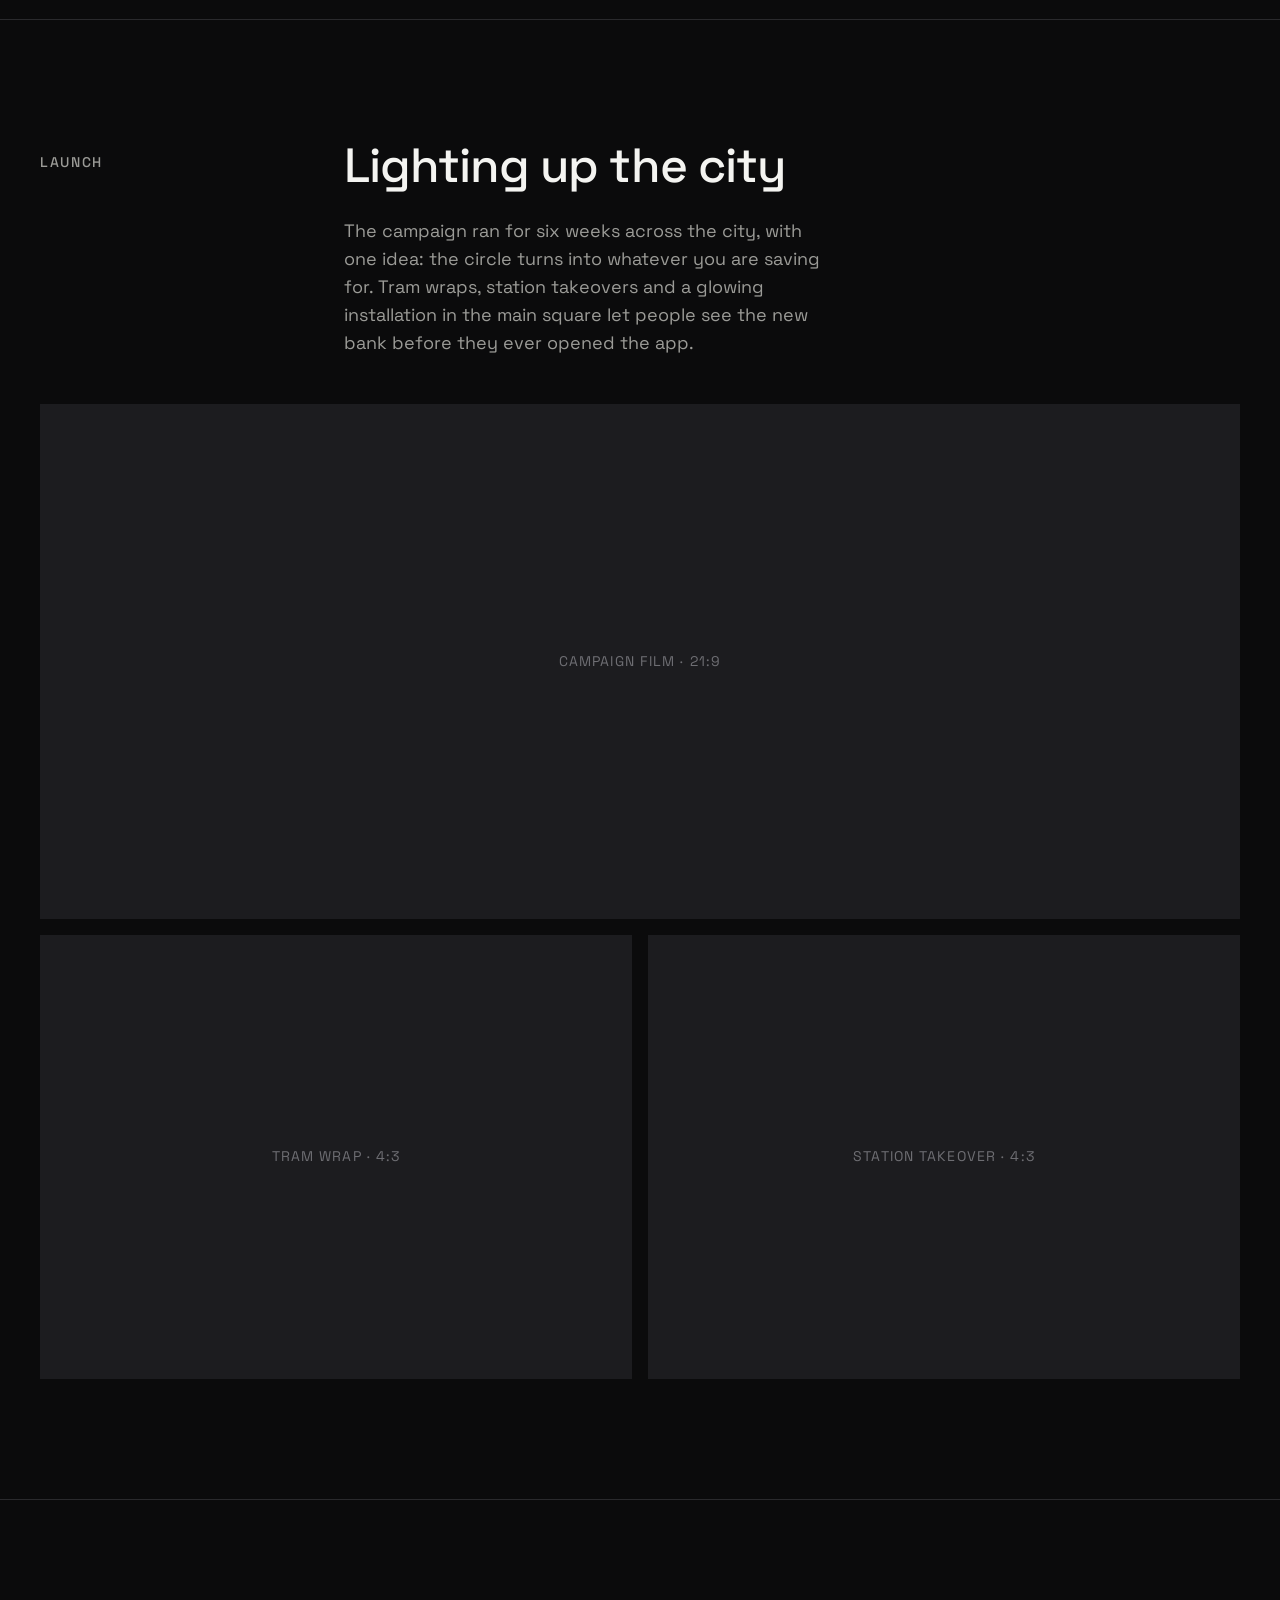
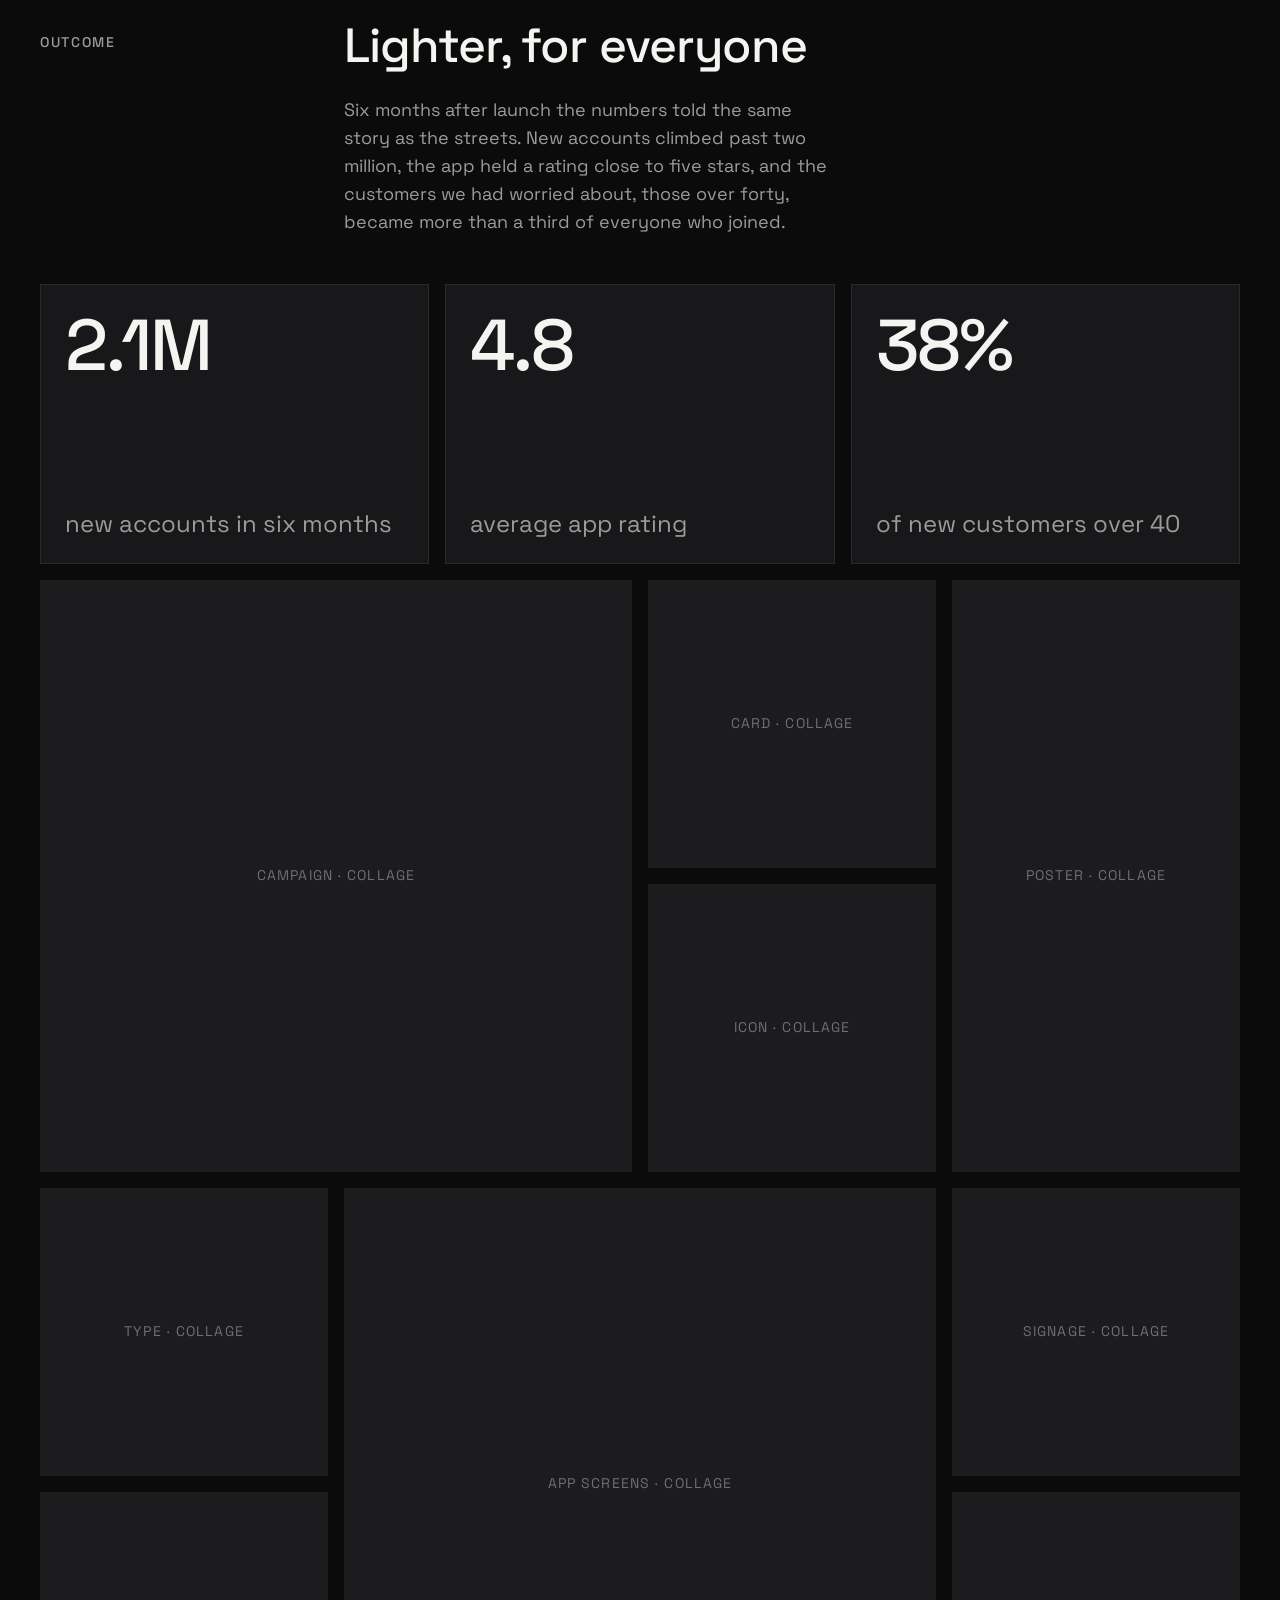
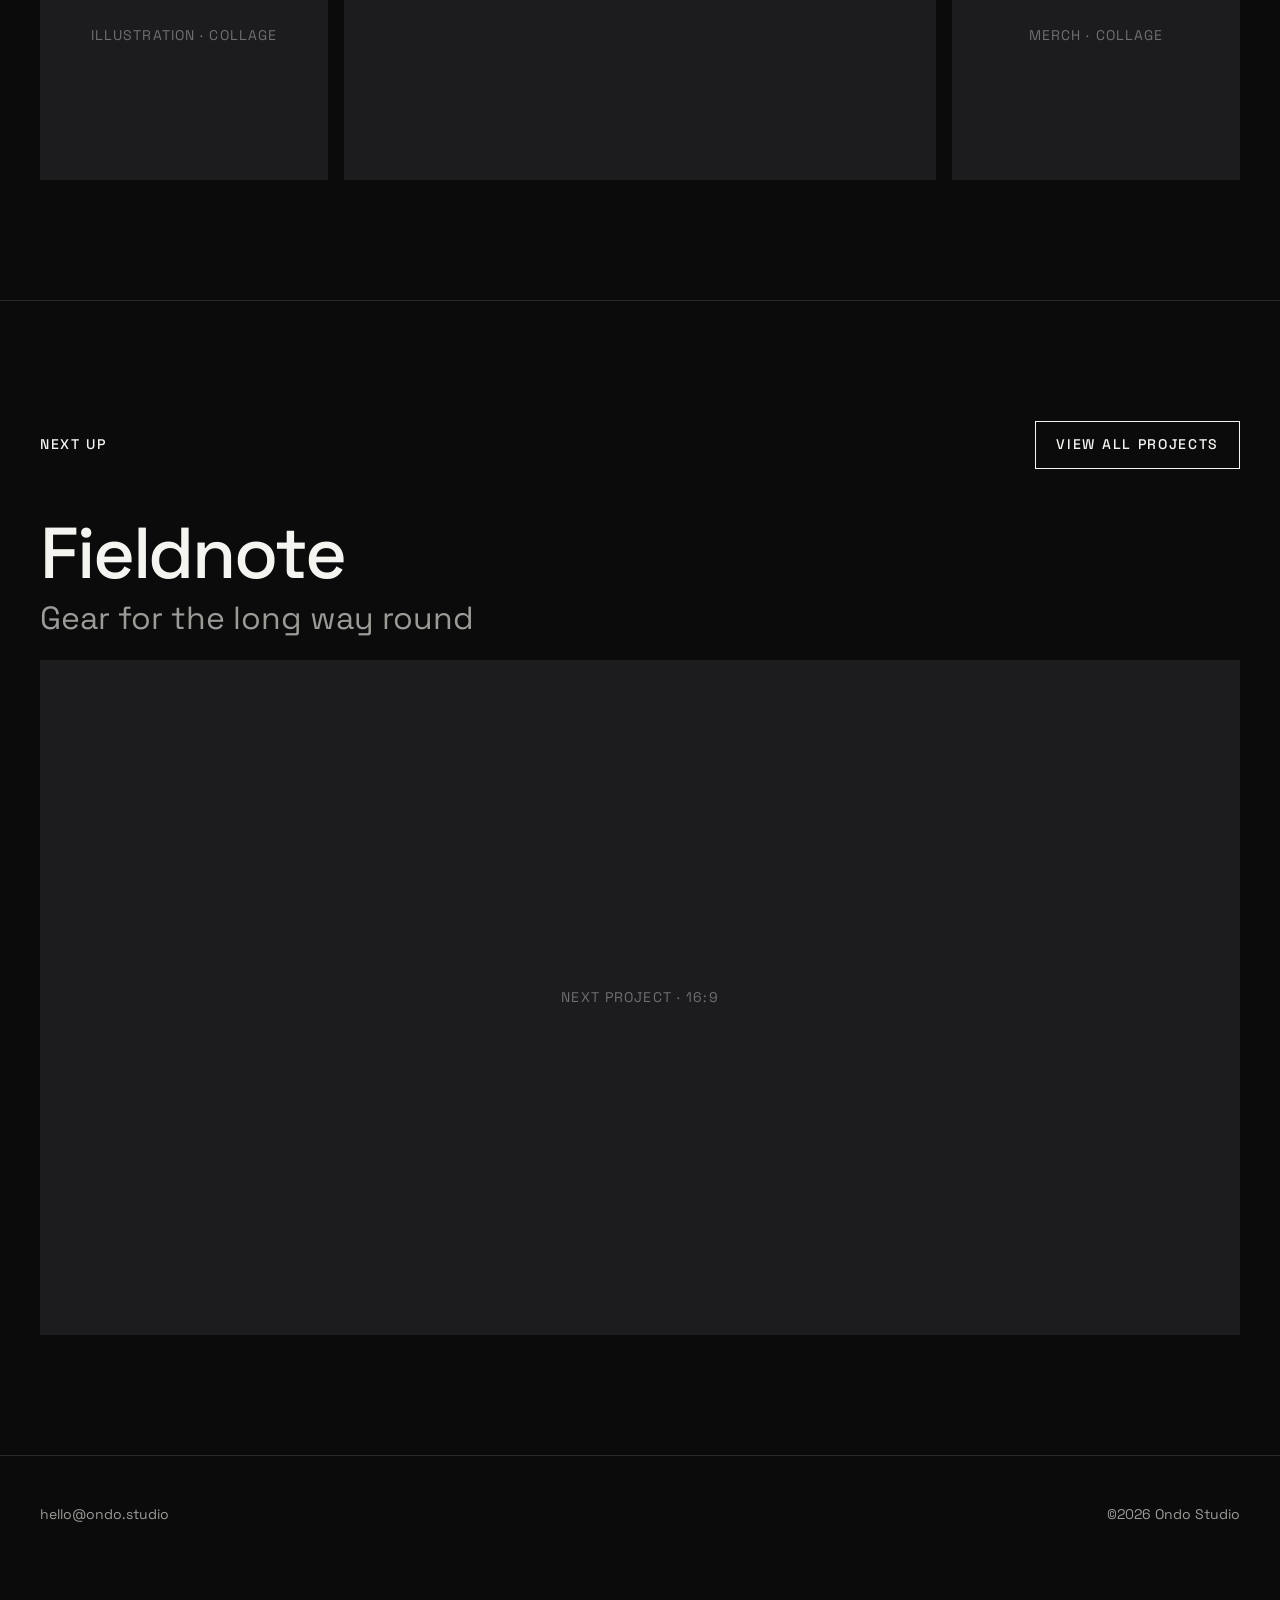
<file: b-chapter/tamo-bank.html>
<!doctype html>
<html lang="en">
<head>
  <meta charset="utf-8">
  <meta name="viewport" content="width=device-width, initial-scale=1">
  <title>Tamo Bank — Ondo Studio</title>
  <meta name="description" content="A full rebrand that turned a student-favourite app into a bank for every generation.">
  <link rel="alternate" hreflang="ko" href="tamo-bank.ko.html">
  <link rel="alternate" hreflang="en" href="tamo-bank.html">
  <link rel="preconnect" href="https://fonts.googleapis.com">
  <link rel="preconnect" href="https://fonts.gstatic.com" crossorigin>
  <link rel="stylesheet" href="https://fonts.googleapis.com/css2?family=Space+Grotesk:wght@400;500&display=swap">
  <link rel="stylesheet" href="../shared/base.css?v=2">
  <link rel="stylesheet" href="colors_and_type.css?v=3">
  <link rel="stylesheet" href="components.css?v=4">
  <script src="chapter-nav.js?v=2" defer></script>
</head>
<body>

<header class="site-header">
  <div class="wrap site-header__inner">
    <a class="wordmark" href="#">Ondo</a>
    <nav class="site-nav" aria-label="Primary">
      <a href="#">Work</a>
      <a href="#">Studio</a>
      <a href="#">Contact</a>
    </nav>
    <p class="lang-switch"><a href="tamo-bank.ko.html" hreflang="ko" lang="ko">KOR</a> | <b aria-current="true">ENG</b></p>
  </div>
</header>

<main>
  <section class="hero" aria-label="Hero">
    <div class="ph r-16x9 ph--fill" role="img" aria-label="Hero video, full bleed">HERO VIDEO · FULL BLEED 16:9</div>
  </section>

  <header class="title wrap">
    <h1 class="title__h1">Tamo Bank</h1>
    <p class="title__tagline">Money, made lighter</p>
    <p class="title__meta label">Banking · 2026</p>
  </header>

  <section class="intro wrap" aria-label="Introduction">
    <div class="intro__grid">
      <p>Tamo began as a phone-first account for students: round, friendly, a little cheeky. Within five years it had a million young customers who treated it like a group chat that happened to hold their money.</p>
      <p>Then those customers grew up, and their parents started asking for a login. Tamo needed a brand big enough for a first paycheque and a first mortgage, without losing the lightness that people loved. We rebuilt it from the logo to the launch.</p>
    </div>
  </section>

  <section class="chapter" id="challenge" data-chapter="Challenge" aria-labelledby="challenge-h">
    <div class="wrap">
      <div class="chapter__head">
        <p class="chapter__label label">Challenge</p>
        <h2 class="chapter__title" id="challenge-h">One bank, two generations</h2>
        <p class="chapter__text">Research showed two Tamos living side by side. Twenty-somethings loved the playfulness but wanted to be taken seriously. Customers over forty trusted the product but found the tone a bit childish. Our brief was to stop choosing between warmth and credibility, and make one voice that carries both.</p>
      </div>
      <div class="media">
        <div class="ph r-16x9" role="img" aria-label="Research collage">RESEARCH COLLAGE · 16:9</div>
      </div>
    </div>
  </section>

  <section class="chapter" id="graphic-system" data-chapter="Graphic System" aria-labelledby="graphic-h">
    <div class="wrap">
      <div class="chapter__head">
        <p class="chapter__label label">Graphic System</p>
        <h2 class="chapter__title" id="graphic-h">A circle that holds everything</h2>
        <p class="chapter__text">The old logo was a bubble. The new mark is a circle that opens and closes like a coin purse, and it became the container for everything else: avatars, buttons, charts, card art. One shape, scaled up and down, keeps the whole system calm and recognisable at any size.</p>
      </div>
      <div class="media">
        <div class="ph r-16x9" role="img" aria-label="Logo animation">LOGO LOOP · 16:9</div>
      </div>
      <div class="media media--2">
        <div class="ph r-4x3" role="img" aria-label="Identity grid">IDENTITY · 4:3</div>
        <div class="ph r-4x3" role="img" aria-label="Card design">CARD · 4:3</div>
      </div>
    </div>
  </section>

  <section class="chapter" id="typography" data-chapter="Typography" aria-labelledby="type-h">
    <div class="wrap">
      <div class="chapter__head">
        <p class="chapter__label label">Typography</p>
        <h2 class="chapter__title" id="type-h">Numbers you can trust</h2>
        <p class="chapter__text">A bank is mostly numbers, so we started there. We chose a geometric grotesque with open, even digits and tuned the spacing so balances line up in a column at a glance. Headlines stay big and friendly, while the small print stays plain and precise.</p>
      </div>
      <div class="media">
        <div class="ph r-16x9" role="img" aria-label="Type specimen">TYPE SPECIMEN · 16:9</div>
      </div>
      <div class="media media--3">
        <div class="ph r-4x3" role="img" aria-label="Headline weights">WEIGHTS · 4:3</div>
        <div class="ph r-4x3" role="img" aria-label="Numerals">NUMERALS · 4:3</div>
        <div class="ph r-4x3" role="img" aria-label="Small print">SMALL PRINT · 4:3</div>
      </div>
    </div>
  </section>

  <section class="chapter" id="illustration" data-chapter="Illustration" aria-labelledby="illustration-h">
    <div class="wrap">
      <div class="chapter__head">
        <p class="chapter__label label">Illustration</p>
        <h2 class="chapter__title" id="illustration-h">Room for small joys</h2>
        <p class="chapter__text">Money apps are full of waiting: for a transfer, for payday, for a goal. We filled those pauses with small hand-drawn scenes built from the same circle: a coin that naps, a jar that fills with light. They give the product a smile without getting in the way.</p>
      </div>
      <div class="media media--2">
        <div class="ph r-1x1" role="img" aria-label="Illustration set">SPOT ILLUSTRATIONS · 1:1</div>
        <div class="ph r-1x1" role="img" aria-label="Empty state illustration">EMPTY STATES · 1:1</div>
      </div>
      <div class="media">
        <div class="ph r-16x9" role="img" aria-label="Illustration system">ILLUSTRATION SYSTEM · 16:9</div>
      </div>
    </div>
  </section>

  <section class="chapter" id="digital-design" data-chapter="Digital Design" aria-labelledby="digital-h">
    <div class="wrap">
      <div class="chapter__head">
        <p class="chapter__label label">Digital Design</p>
        <h2 class="chapter__title" id="digital-h">From sign-up to first savings</h2>
        <p class="chapter__text">We redesigned the journey around a single question: how fast can a new customer save their first euro? Sign-up takes three taps, the home screen shows one clear balance, and a savings goal can be started from any screen. Every step uses the circle as its anchor.</p>
      </div>
      <div class="media media--3 media--apps">
        <div class="ph r-9x16" role="img" aria-label="App screen, onboarding">APP SCREENS · 9:16</div>
        <div class="ph r-9x16" role="img" aria-label="App screen, home">APP SCREENS · 9:16</div>
        <div class="ph r-9x16" role="img" aria-label="App screen, savings goal">APP SCREENS · 9:16</div>
      </div>
      <div class="media">
        <div class="ph-tagged">
          <div class="ph r-16x9" role="img" aria-label="Interactive prototype">PROTOTYPE · 16:9</div>
          <span class="tag">Interactive</span>
        </div>
      </div>
    </div>
  </section>

  <section class="chapter" id="launch" data-chapter="Launch" aria-labelledby="launch-h">
    <div class="wrap">
      <div class="chapter__head">
        <p class="chapter__label label">Launch</p>
        <h2 class="chapter__title" id="launch-h">Lighting up the city</h2>
        <p class="chapter__text">The campaign ran for six weeks across the city, with one idea: the circle turns into whatever you are saving for. Tram wraps, station takeovers and a glowing installation in the main square let people see the new bank before they ever opened the app.</p>
      </div>
      <div class="media">
        <div class="ph r-21x9" role="img" aria-label="Campaign film">CAMPAIGN FILM · 21:9</div>
      </div>
      <div class="media media--2">
        <div class="ph r-4x3" role="img" aria-label="Tram wrap">TRAM WRAP · 4:3</div>
        <div class="ph r-4x3" role="img" aria-label="Station takeover">STATION TAKEOVER · 4:3</div>
      </div>
    </div>
  </section>

  <section class="chapter" id="outcome" data-chapter="Outcome" aria-labelledby="outcome-h">
    <div class="wrap">
      <div class="chapter__head">
        <p class="chapter__label label">Outcome</p>
        <h2 class="chapter__title" id="outcome-h">Lighter, for everyone</h2>
        <p class="chapter__text">Six months after launch the numbers told the same story as the streets. New accounts climbed past two million, the app held a rating close to five stars, and the customers we had worried about, those over forty, became more than a third of everyone who joined.</p>
      </div>
      <div class="stats">
        <div class="stat">
          <p class="stat__num">2.1M</p>
          <p class="stat__desc">new accounts in six months</p>
        </div>
        <div class="stat">
          <p class="stat__num">4.8</p>
          <p class="stat__desc">average app rating</p>
        </div>
        <div class="stat">
          <p class="stat__num">38%</p>
          <p class="stat__desc">of new customers over 40</p>
        </div>
      </div>
      <div class="mosaic">
        <div class="ph ph--fill mosaic__cell--big" role="img" aria-label="Collage, campaign">CAMPAIGN · COLLAGE</div>
        <div class="ph ph--fill" role="img" aria-label="Collage, card">CARD · COLLAGE</div>
        <div class="ph ph--fill mosaic__cell--tall" role="img" aria-label="Collage, poster">POSTER · COLLAGE</div>
        <div class="ph ph--fill" role="img" aria-label="Collage, icon">ICON · COLLAGE</div>
        <div class="ph ph--fill" role="img" aria-label="Collage, type">TYPE · COLLAGE</div>
        <div class="ph ph--fill mosaic__cell--big" role="img" aria-label="Collage, app screens">APP SCREENS · COLLAGE</div>
        <div class="ph ph--fill" role="img" aria-label="Collage, signage">SIGNAGE · COLLAGE</div>
        <div class="ph ph--fill" role="img" aria-label="Collage, illustration">ILLUSTRATION · COLLAGE</div>
        <div class="ph ph--fill" role="img" aria-label="Collage, merchandise">MERCH · COLLAGE</div>
      </div>
    </div>
  </section>

  <section class="next" aria-labelledby="next-h">
    <div class="wrap">
      <div class="next__top">
        <h2 class="label label--heading" id="next-h">Next up</h2>
        <a class="btn" href="../index.html">View all projects</a>
      </div>
      <a class="next__card" href="../c-dossier/fieldnote.html">
        <p class="next__title">Fieldnote</p>
        <p class="next__tagline">Gear for the long way round</p>
        <div class="ph r-16x9" role="img" aria-label="Fieldnote preview">NEXT PROJECT · 16:9</div>
      </a>
    </div>
  </section>
</main>

<footer class="site-footer">
  <div class="wrap site-footer__inner">
    <a href="#">hello@ondo.studio</a>
    <p>©2026 Ondo Studio</p>
  </div>
</footer>

<nav class="chapter-bar" data-chapter-bar hidden aria-label="Chapters">
  <button type="button" class="chapter-bar__toggle" data-chapter-toggle aria-expanded="false" aria-controls="chapter-menu">
    <span class="chapter-bar__project">Tamo Bank</span>
    <span class="chapter-bar__sep" aria-hidden="true">|</span>
    <span class="sr-only">Current chapter:</span>
    <span class="chapter-bar__current" data-chapter-current>Challenge</span>
    <span class="chapter-bar__caret" aria-hidden="true">▾</span>
  </button>
  <ol class="chapter-bar__menu" id="chapter-menu" data-chapter-menu hidden></ol>
</nav>

</body>
</html>
</file>
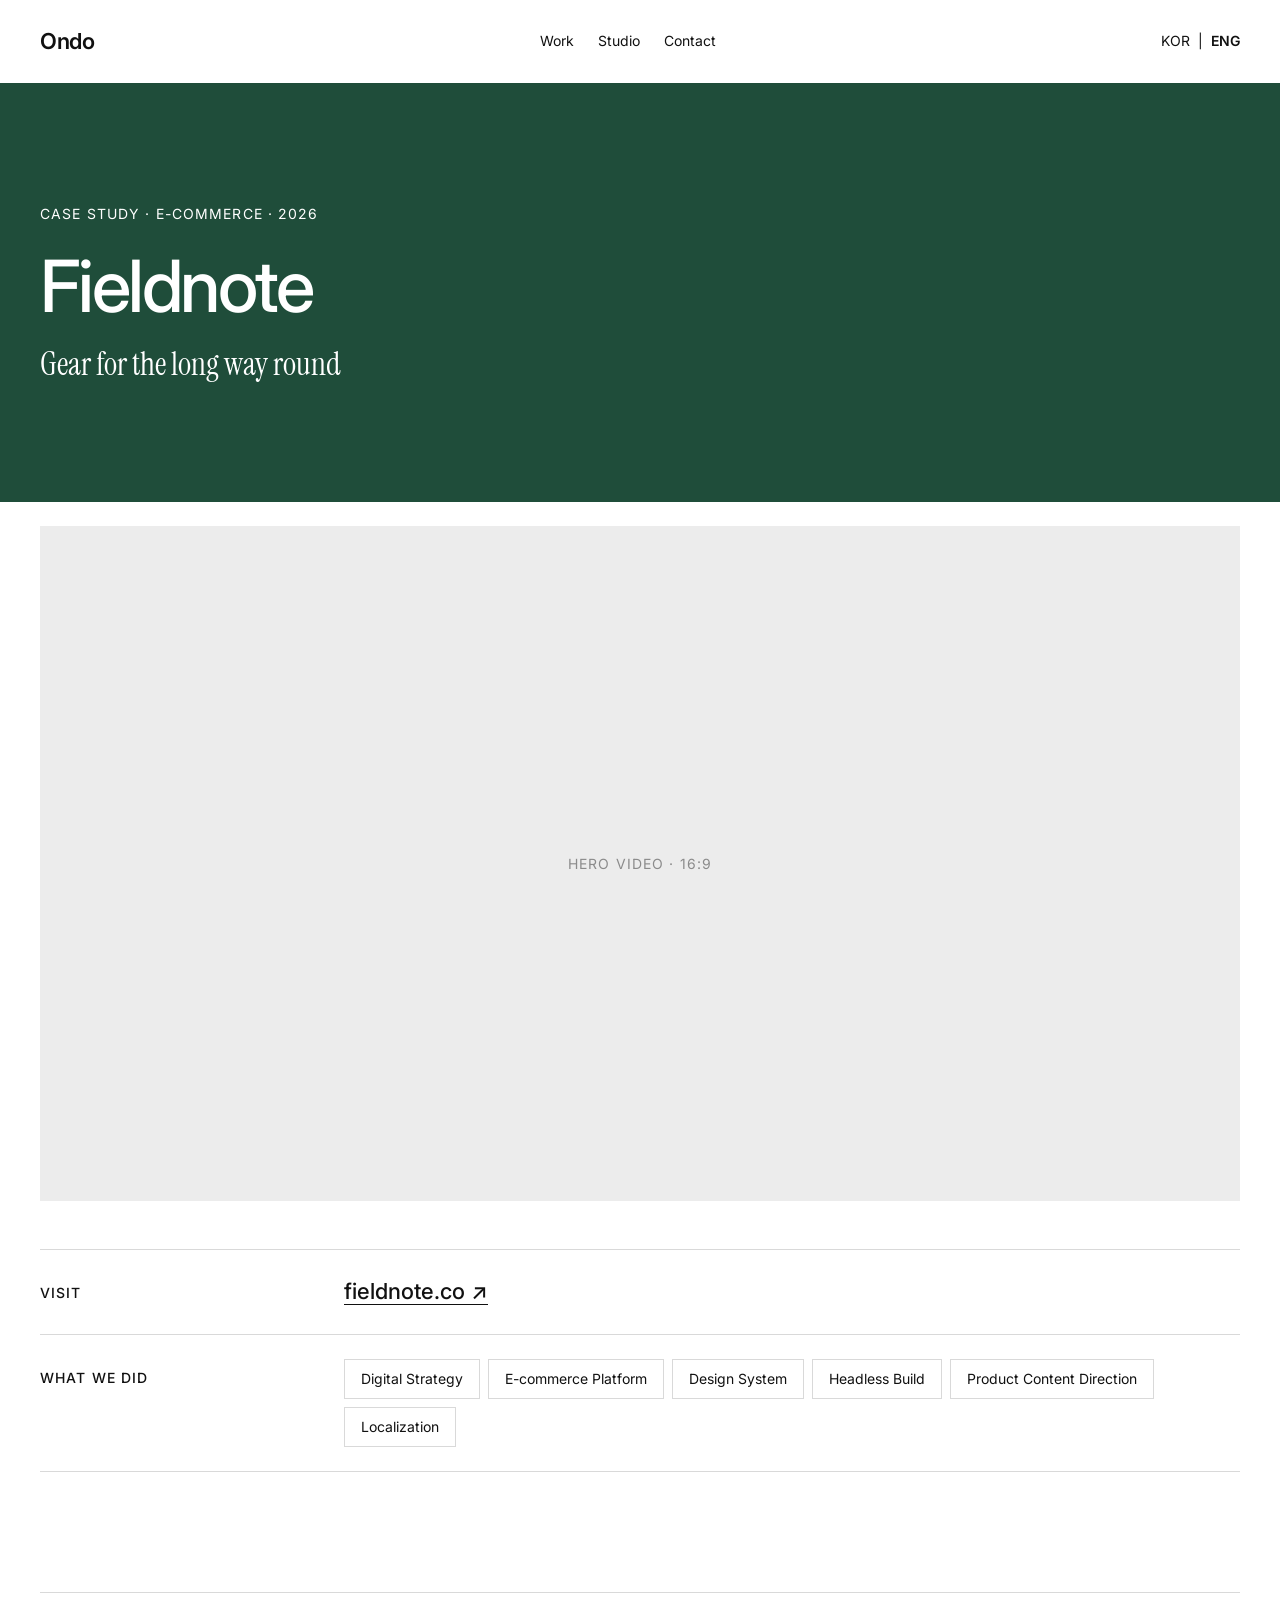
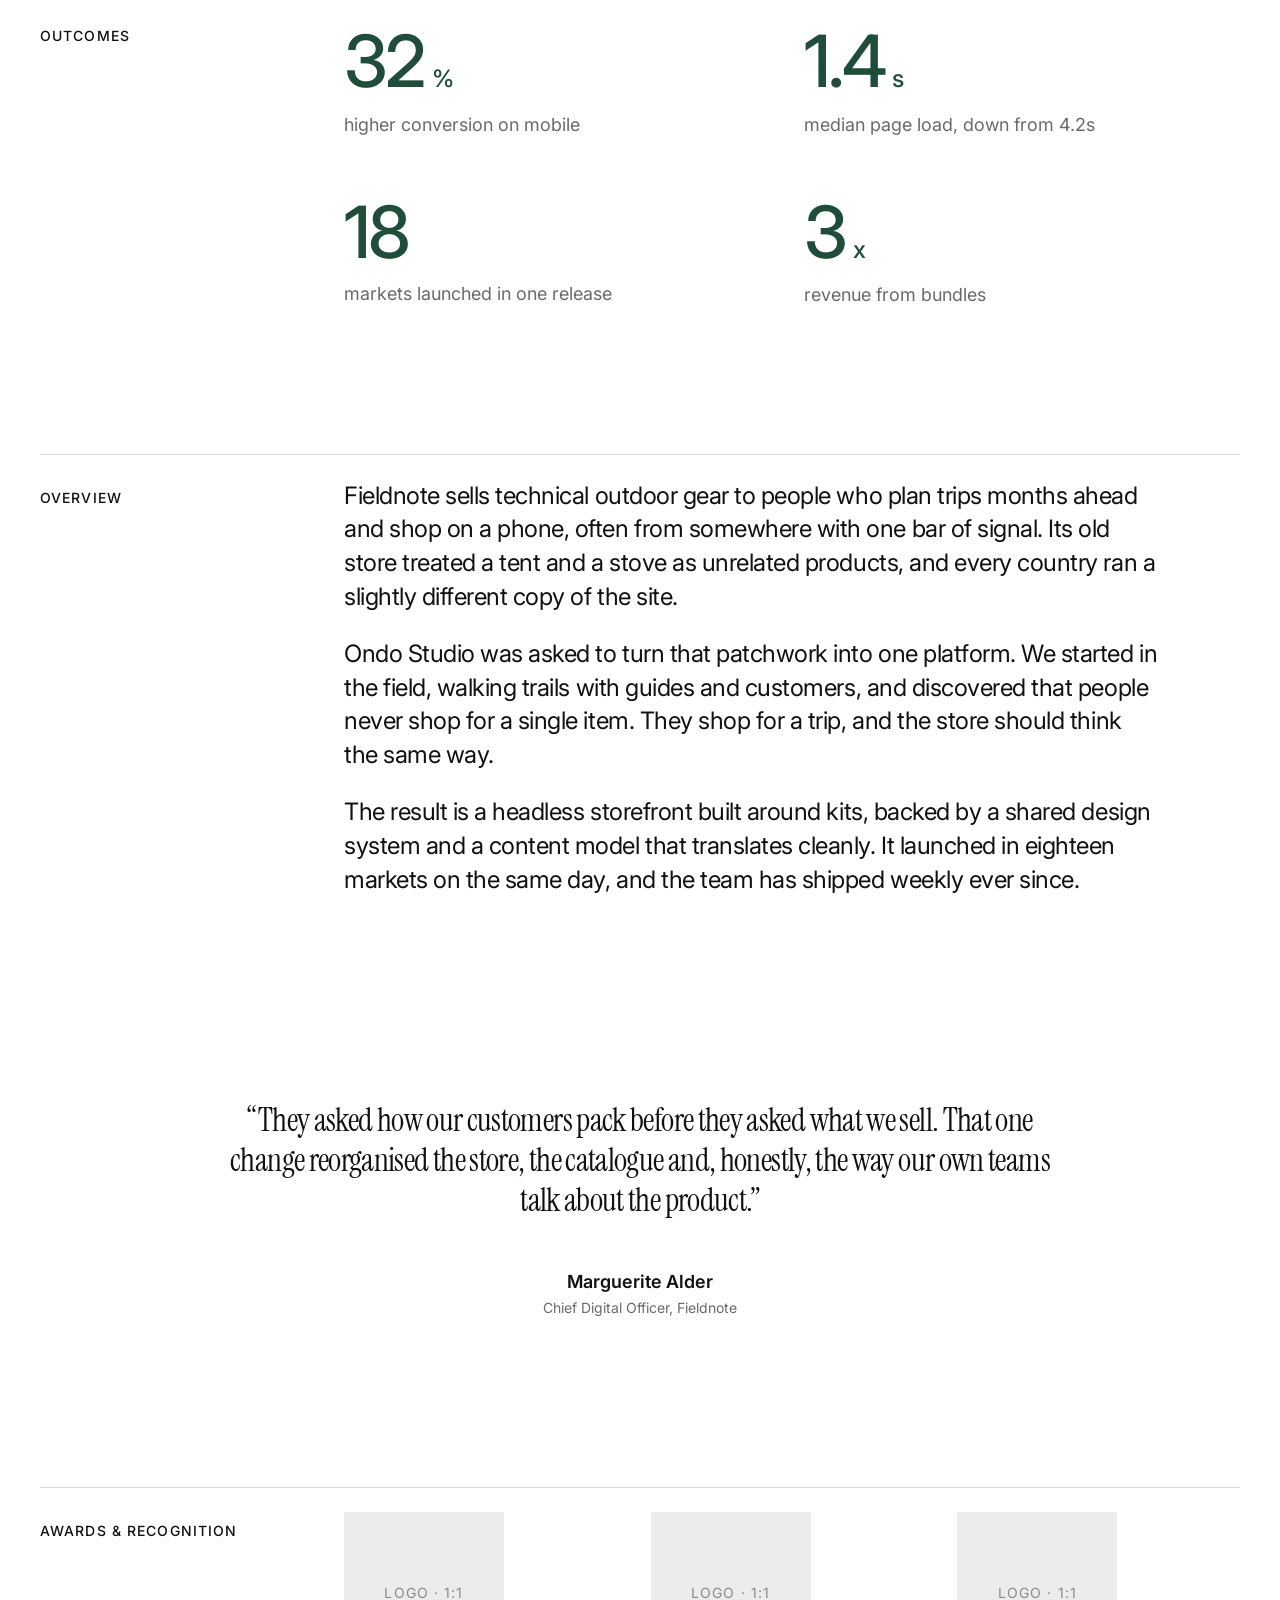
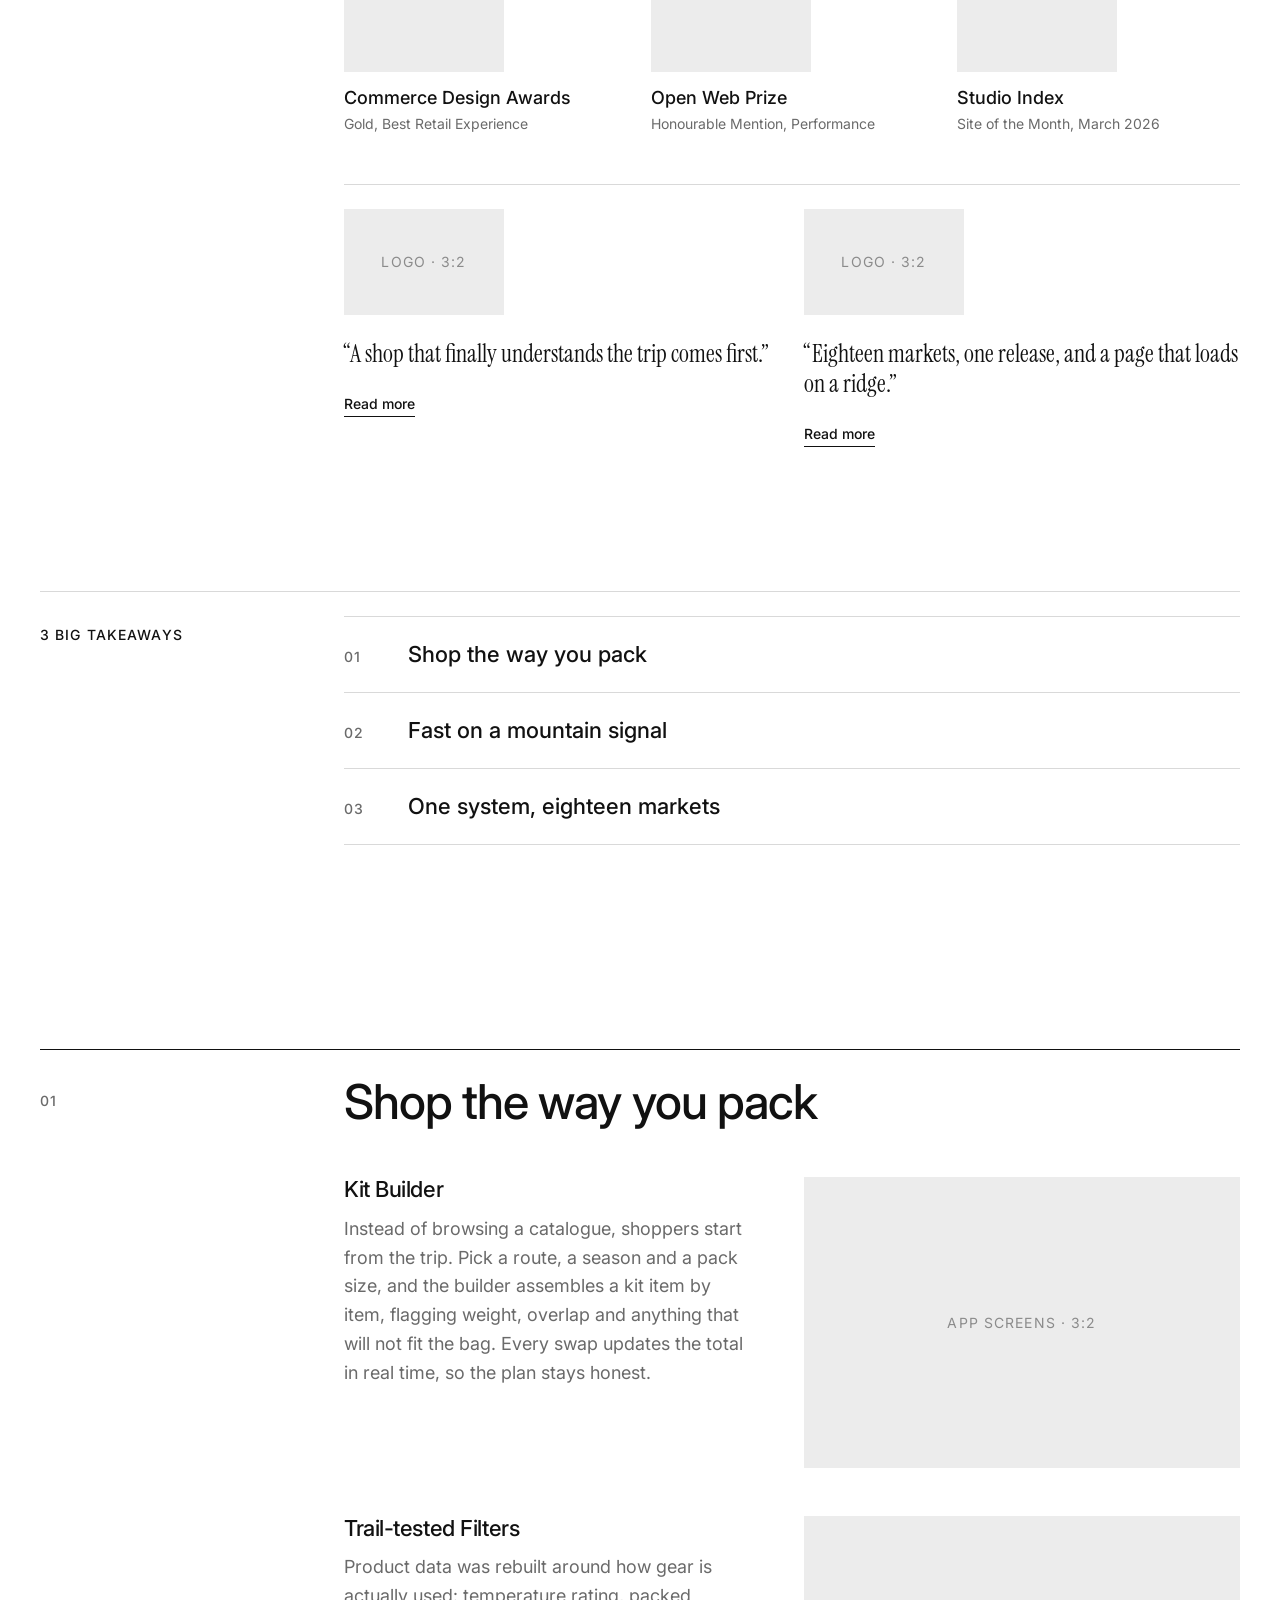
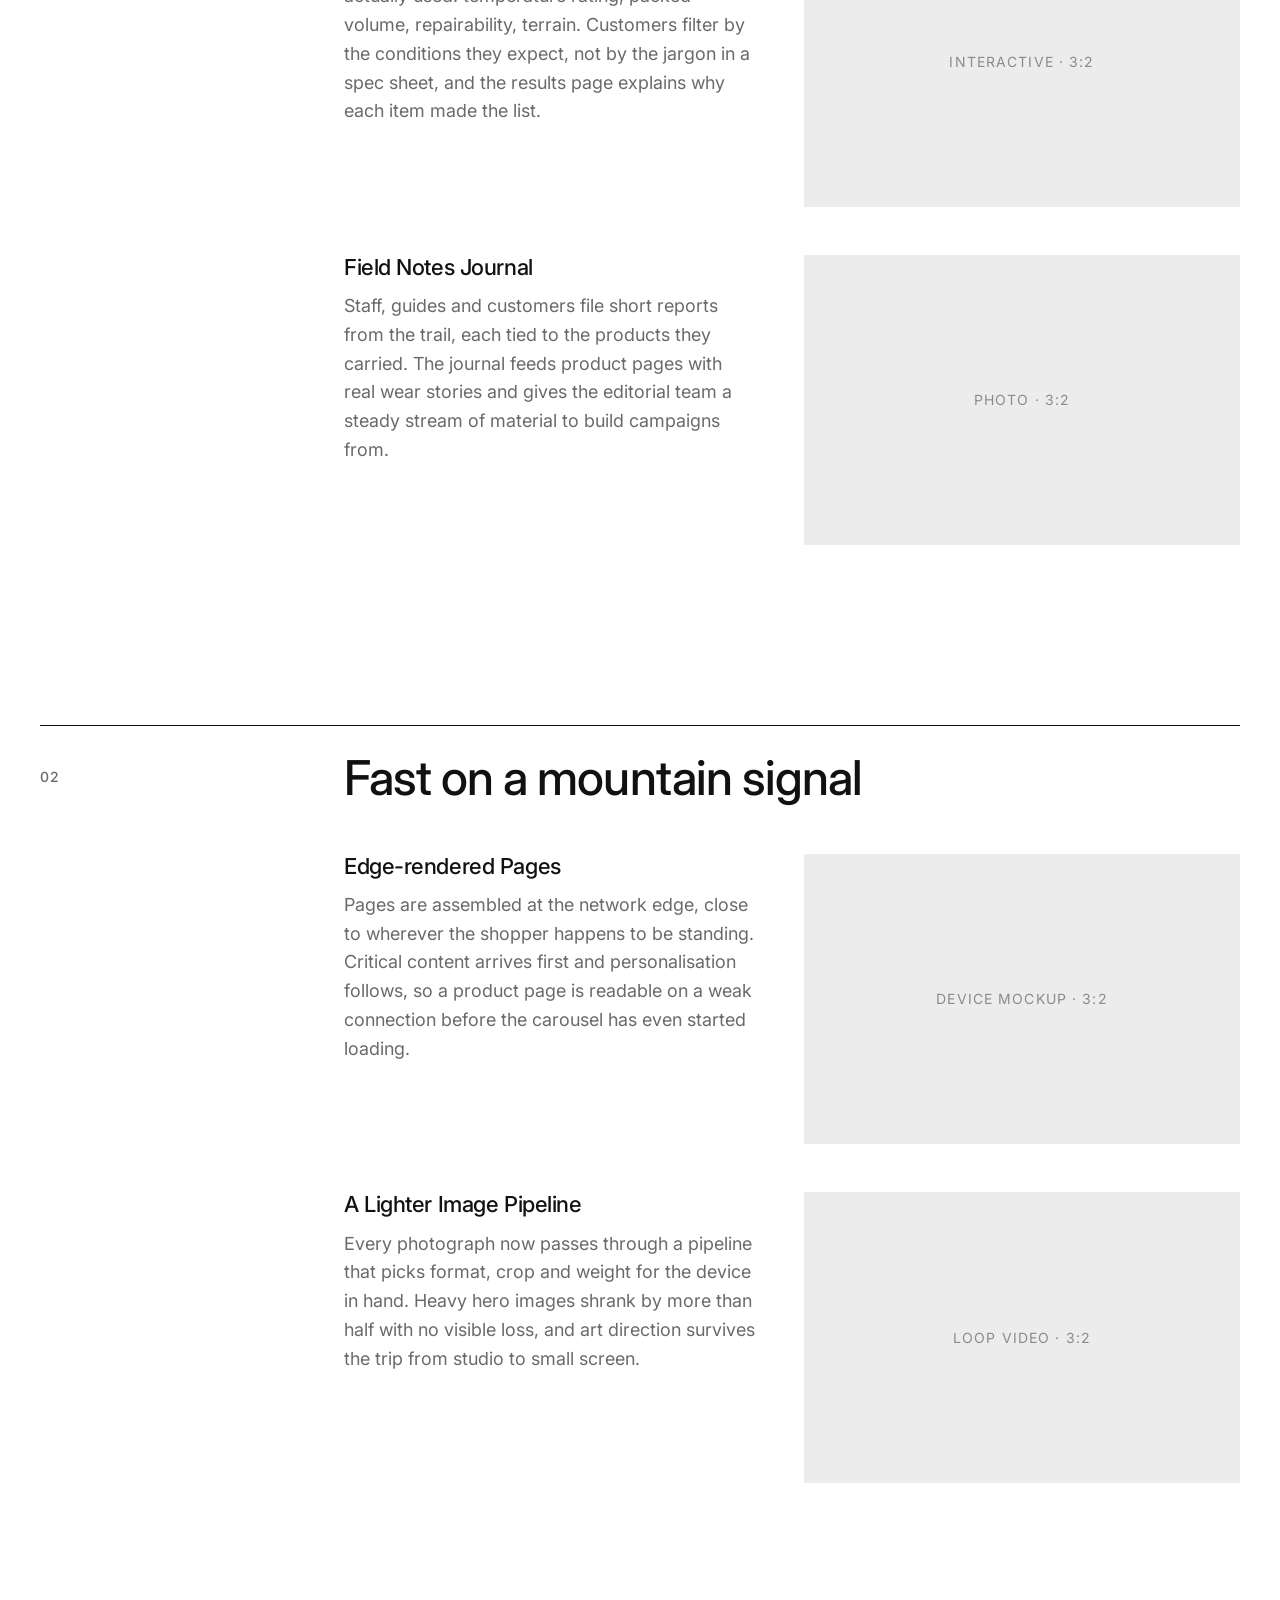
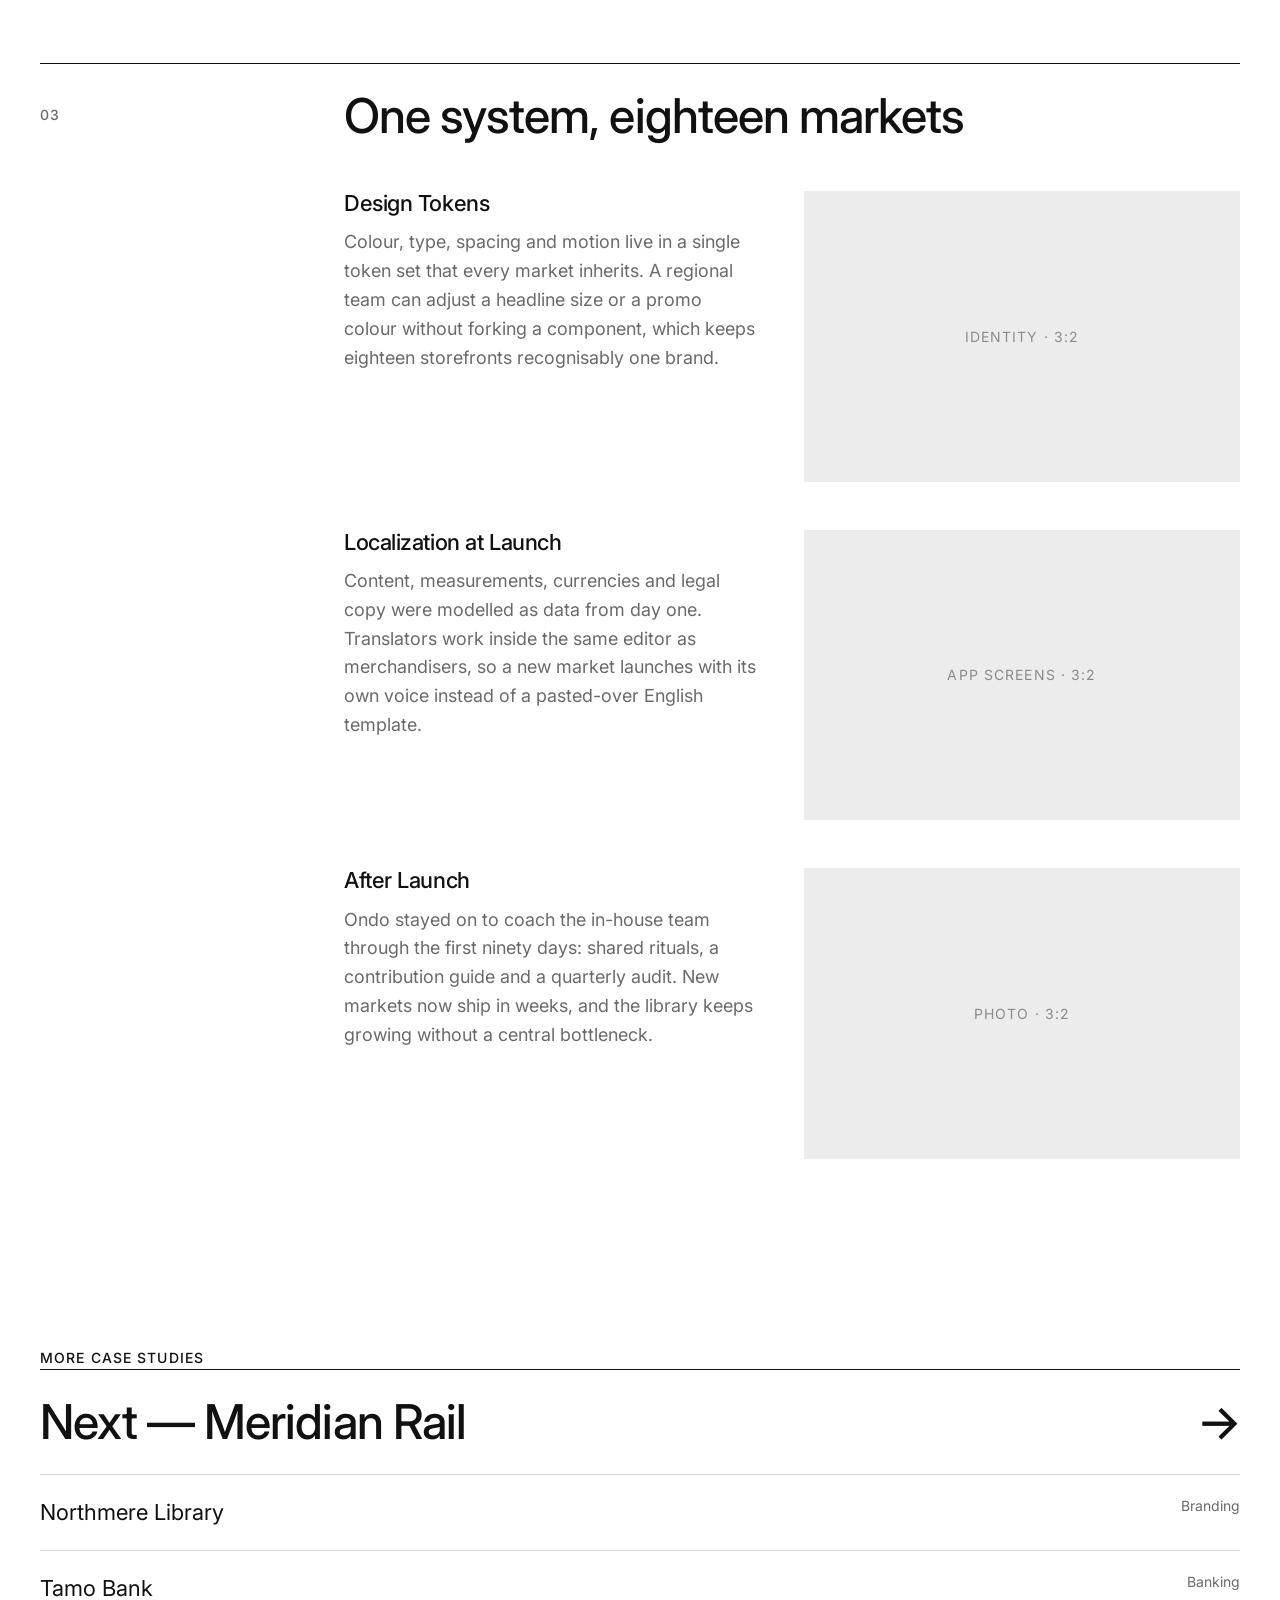
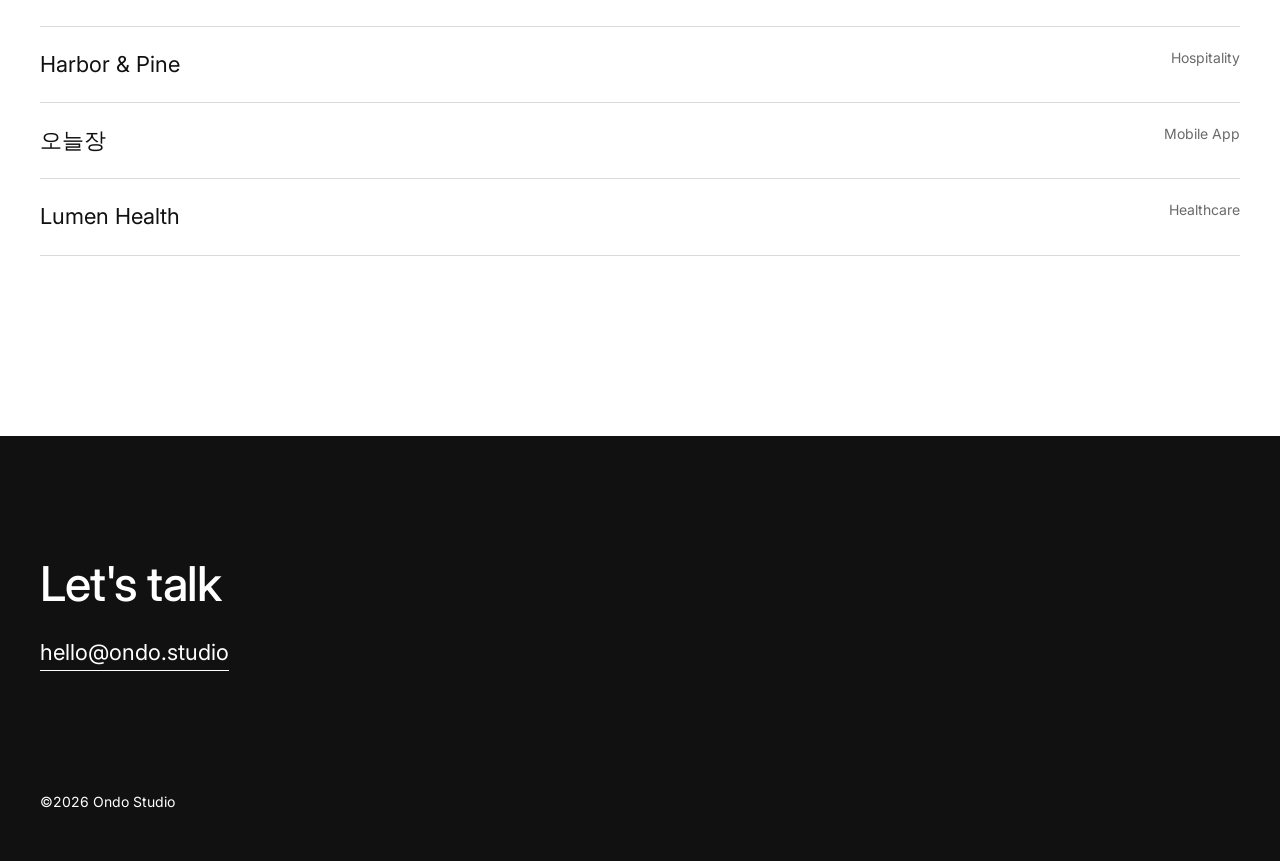
<file: c-dossier/fieldnote.html>
<!doctype html>
<html lang="en">
<head>
  <meta charset="utf-8">
  <meta name="viewport" content="width=device-width, initial-scale=1">
  <title>Fieldnote — Ondo Studio</title>
  <meta name="description" content="How Ondo Studio rebuilt an outdoor-gear retailer's storefront for eighteen markets and a mountain signal.">
  <link rel="preconnect" href="https://fonts.googleapis.com">
  <link rel="preconnect" href="https://fonts.gstatic.com" crossorigin>
  <link rel="stylesheet" href="https://fonts.googleapis.com/css2?family=Inter:wght@400;500;600&family=Instrument+Serif&display=swap">
  <link rel="alternate" hreflang="en" href="fieldnote.html">
  <link rel="alternate" hreflang="ko" href="fieldnote.ko.html">
  <link rel="stylesheet" href="../shared/base.css?v=2">
  <link rel="stylesheet" href="colors_and_type.css?v=4">
  <link rel="stylesheet" href="components.css?v=4">
</head>
<body data-client="fieldnote">
  <header class="site-header">
    <div class="wrap site-header__in">
      <a class="wordmark" href="#">Ondo</a>
      <nav class="site-nav" aria-label="Primary">
        <a href="#">Work</a>
        <a href="#">Studio</a>
        <a href="#">Contact</a>
      </nav>
      <p class="lang-switch"><a href="fieldnote.ko.html" hreflang="ko" lang="ko">KOR</a> | <b aria-current="true">ENG</b></p>
    </div>
  </header>

  <main>
    <section class="band" aria-labelledby="title">
      <div class="wrap">
        <p class="band__eyebrow">Case Study · E-commerce · 2026</p>
        <h1 class="band__title" id="title">Fieldnote</h1>
        <p class="band__sub">Gear for the long way round</p>
      </div>
    </section>

    <div class="wrap hero">
      <div class="ph r-16x9" role="img" aria-label="Hero video">HERO VIDEO · 16:9</div>
    </div>

    <section class="wrap facts" aria-label="Project facts">
      <div class="row">
        <h2 class="row__label">Visit</h2>
        <div class="row__body"><a class="facts__link" href="#">fieldnote.co ↗</a></div>
      </div>
      <div class="row">
        <h2 class="row__label">What We Did</h2>
        <div class="row__body">
          <ul class="chips">
            <li>Digital Strategy</li>
            <li>E-commerce Platform</li>
            <li>Design System</li>
            <li>Headless Build</li>
            <li>Product Content Direction</li>
            <li>Localization</li>
          </ul>
        </div>
      </div>
    </section>

    <section class="wrap section" aria-labelledby="outcomes">
      <div class="row">
        <h2 class="row__label" id="outcomes">Outcomes</h2>
        <div class="row__body">
          <ul class="stats">
            <li class="stat">
              <p class="stat__figure"><span class="stat__num">32</span><span class="stat__unit">%</span></p>
              <p class="stat__text">higher conversion on mobile</p>
            </li>
            <li class="stat">
              <p class="stat__figure"><span class="stat__num">1.4</span><span class="stat__unit">s</span></p>
              <p class="stat__text">median page load, down from 4.2s</p>
            </li>
            <li class="stat">
              <p class="stat__figure"><span class="stat__num">18</span></p>
              <p class="stat__text">markets launched in one release</p>
            </li>
            <li class="stat">
              <p class="stat__figure"><span class="stat__num">3</span><span class="stat__unit">x</span></p>
              <p class="stat__text">revenue from bundles</p>
            </li>
          </ul>
        </div>
      </div>
    </section>

    <section class="wrap section" aria-labelledby="overview">
      <div class="row">
        <h2 class="row__label" id="overview">Overview</h2>
        <div class="row__body row__body--overview">
          <p>Fieldnote sells technical outdoor gear to people who plan trips months ahead and shop on a phone, often from somewhere with one bar of signal. Its old store treated a tent and a stove as unrelated products, and every country ran a slightly different copy of the site.</p>
          <p>Ondo Studio was asked to turn that patchwork into one platform. We started in the field, walking trails with guides and customers, and discovered that people never shop for a single item. They shop for a trip, and the store should think the same way.</p>
          <p>The result is a headless storefront built around kits, backed by a shared design system and a content model that translates cleanly. It launched in eighteen markets on the same day, and the team has shipped weekly ever since.</p>
        </div>
      </div>
    </section>

    <figure class="quote wrap">
      <blockquote class="quote__text">
        <p>&ldquo;They asked how our customers pack before they asked what we sell. That one change reorganised the store, the catalogue and, honestly, the way our own teams talk about the product.&rdquo;</p>
      </blockquote>
      <figcaption class="quote__by"><strong>Marguerite Alder</strong><span>Chief Digital Officer, Fieldnote</span></figcaption>
    </figure>

    <section class="wrap section" aria-labelledby="awards">
      <div class="row">
        <h2 class="row__label" id="awards">Awards &amp; Recognition</h2>
        <div class="row__body">
          <ul class="awards">
            <li class="award">
              <div class="ph r-1x1" role="img" aria-label="Commerce Design Awards logo">LOGO · 1:1</div>
              <p class="award__cap"><strong>Commerce Design Awards</strong><span>Gold, Best Retail Experience</span></p>
            </li>
            <li class="award">
              <div class="ph r-1x1" role="img" aria-label="Open Web Prize logo">LOGO · 1:1</div>
              <p class="award__cap"><strong>Open Web Prize</strong><span>Honourable Mention, Performance</span></p>
            </li>
            <li class="award">
              <div class="ph r-1x1" role="img" aria-label="Studio Index logo">LOGO · 1:1</div>
              <p class="award__cap"><strong>Studio Index</strong><span>Site of the Month, March 2026</span></p>
            </li>
          </ul>
          <div class="press">
            <div class="press__item">
              <div class="press__logo"><div class="ph r-3x2" role="img" aria-label="Press item 1, publication logo">LOGO · 3:2</div></div>
              <p class="press__quote">&ldquo;A shop that finally understands the trip comes first.&rdquo;</p>
              <a class="more" href="#">Read more<span class="sr-only"> — press item 1</span></a>
            </div>
            <div class="press__item">
              <div class="press__logo"><div class="ph r-3x2" role="img" aria-label="Press item 2, publication logo">LOGO · 3:2</div></div>
              <p class="press__quote">&ldquo;Eighteen markets, one release, and a page that loads on a ridge.&rdquo;</p>
              <a class="more" href="#">Read more<span class="sr-only"> — press item 2</span></a>
            </div>
          </div>
        </div>
      </div>
    </section>

    <section class="wrap section" aria-labelledby="takeaways">
      <div class="row">
        <h2 class="row__label" id="takeaways">3 Big Takeaways</h2>
        <div class="row__body">
          <ol class="index">
            <li><a href="#kit"><span class="index__num">01</span><span class="index__title">Shop the way you pack</span></a></li>
            <li><a href="#fast"><span class="index__num">02</span><span class="index__title">Fast on a mountain signal</span></a></li>
            <li><a href="#system"><span class="index__num">03</span><span class="index__title">One system, eighteen markets</span></a></li>
          </ol>
        </div>
      </div>
    </section>

    <section class="chapter wrap" id="kit" aria-labelledby="kit-h">
      <div class="chapter__head">
        <p class="chapter__num">01</p>
        <h2 class="chapter__title" id="kit-h">Shop the way you pack</h2>
      </div>
      <div class="feature">
        <div class="feature__text">
          <h3 class="feature__title">Kit Builder</h3>
          <p>Instead of browsing a catalogue, shoppers start from the trip. Pick a route, a season and a pack size, and the builder assembles a kit item by item, flagging weight, overlap and anything that will not fit the bag. Every swap updates the total in real time, so the plan stays honest.</p>
        </div>
        <div class="feature__media"><div class="ph r-3x2" role="img" aria-label="Kit Builder screens">APP SCREENS · 3:2</div></div>
      </div>
      <div class="feature">
        <div class="feature__text">
          <h3 class="feature__title">Trail-tested Filters</h3>
          <p>Product data was rebuilt around how gear is actually used: temperature rating, packed volume, repairability, terrain. Customers filter by the conditions they expect, not by the jargon in a spec sheet, and the results page explains why each item made the list.</p>
        </div>
        <div class="feature__media"><div class="ph r-3x2" role="img" aria-label="Filter interface">INTERACTIVE · 3:2</div></div>
      </div>
      <div class="feature">
        <div class="feature__text">
          <h3 class="feature__title">Field Notes Journal</h3>
          <p>Staff, guides and customers file short reports from the trail, each tied to the products they carried. The journal feeds product pages with real wear stories and gives the editorial team a steady stream of material to build campaigns from.</p>
        </div>
        <div class="feature__media"><div class="ph r-3x2" role="img" aria-label="Journal layouts">PHOTO · 3:2</div></div>
      </div>
    </section>

    <section class="chapter wrap" id="fast" aria-labelledby="fast-h">
      <div class="chapter__head">
        <p class="chapter__num">02</p>
        <h2 class="chapter__title" id="fast-h">Fast on a mountain signal</h2>
      </div>
      <div class="feature">
        <div class="feature__text">
          <h3 class="feature__title">Edge-rendered Pages</h3>
          <p>Pages are assembled at the network edge, close to wherever the shopper happens to be standing. Critical content arrives first and personalisation follows, so a product page is readable on a weak connection before the carousel has even started loading.</p>
        </div>
        <div class="feature__media"><div class="ph r-3x2" role="img" aria-label="Product page on mobile">DEVICE MOCKUP · 3:2</div></div>
      </div>
      <div class="feature">
        <div class="feature__text">
          <h3 class="feature__title">A Lighter Image Pipeline</h3>
          <p>Every photograph now passes through a pipeline that picks format, crop and weight for the device in hand. Heavy hero images shrank by more than half with no visible loss, and art direction survives the trip from studio to small screen.</p>
        </div>
        <div class="feature__media"><div class="ph r-3x2" role="img" aria-label="Image pipeline loop">LOOP VIDEO · 3:2</div></div>
      </div>
    </section>

    <section class="chapter wrap" id="system" aria-labelledby="system-h">
      <div class="chapter__head">
        <p class="chapter__num">03</p>
        <h2 class="chapter__title" id="system-h">One system, eighteen markets</h2>
      </div>
      <div class="feature">
        <div class="feature__text">
          <h3 class="feature__title">Design Tokens</h3>
          <p>Colour, type, spacing and motion live in a single token set that every market inherits. A regional team can adjust a headline size or a promo colour without forking a component, which keeps eighteen storefronts recognisably one brand.</p>
        </div>
        <div class="feature__media"><div class="ph r-3x2" role="img" aria-label="Design token sheet">IDENTITY · 3:2</div></div>
      </div>
      <div class="feature">
        <div class="feature__text">
          <h3 class="feature__title">Localization at Launch</h3>
          <p>Content, measurements, currencies and legal copy were modelled as data from day one. Translators work inside the same editor as merchandisers, so a new market launches with its own voice instead of a pasted-over English template.</p>
        </div>
        <div class="feature__media"><div class="ph r-3x2" role="img" aria-label="Localized storefronts">APP SCREENS · 3:2</div></div>
      </div>
      <div class="feature">
        <div class="feature__text">
          <h3 class="feature__title">After Launch</h3>
          <p>Ondo stayed on to coach the in-house team through the first ninety days: shared rituals, a contribution guide and a quarterly audit. New markets now ship in weeks, and the library keeps growing without a central bottleneck.</p>
        </div>
        <div class="feature__media"><div class="ph r-3x2" role="img" aria-label="Team workshop">PHOTO · 3:2</div></div>
      </div>
    </section>

    <section class="wrap more-cases" aria-labelledby="more">
      <h2 class="more-cases__title" id="more">More Case Studies</h2>
      <a class="next" href="../d-longread/meridian-rail.html"><span class="next__name">Next — Meridian Rail</span><span aria-hidden="true">→</span></a>
      <ul class="cases">
        <li><a href="../a-gallery/northmere-library.html">Northmere Library<small>Branding</small></a></li>
        <li><a href="../b-chapter/tamo-bank.html">Tamo Bank<small>Banking</small></a></li>
        <li><span>Harbor &amp; Pine<small>Hospitality</small></span></li>
        <li><a href="../e-kr-case/onuljang.html">오늘장<small>Mobile App</small></a></li>
        <li><span>Lumen Health<small>Healthcare</small></span></li>
      </ul>
    </section>
  </main>

  <footer class="site-footer">
    <div class="wrap">
      <p class="site-footer__cta">Let's talk</p>
      <a class="site-footer__mail" href="#">hello@ondo.studio</a>
      <p class="site-footer__copy">©2026 Ondo Studio</p>
    </div>
  </footer>
</body>
</html>
</file>
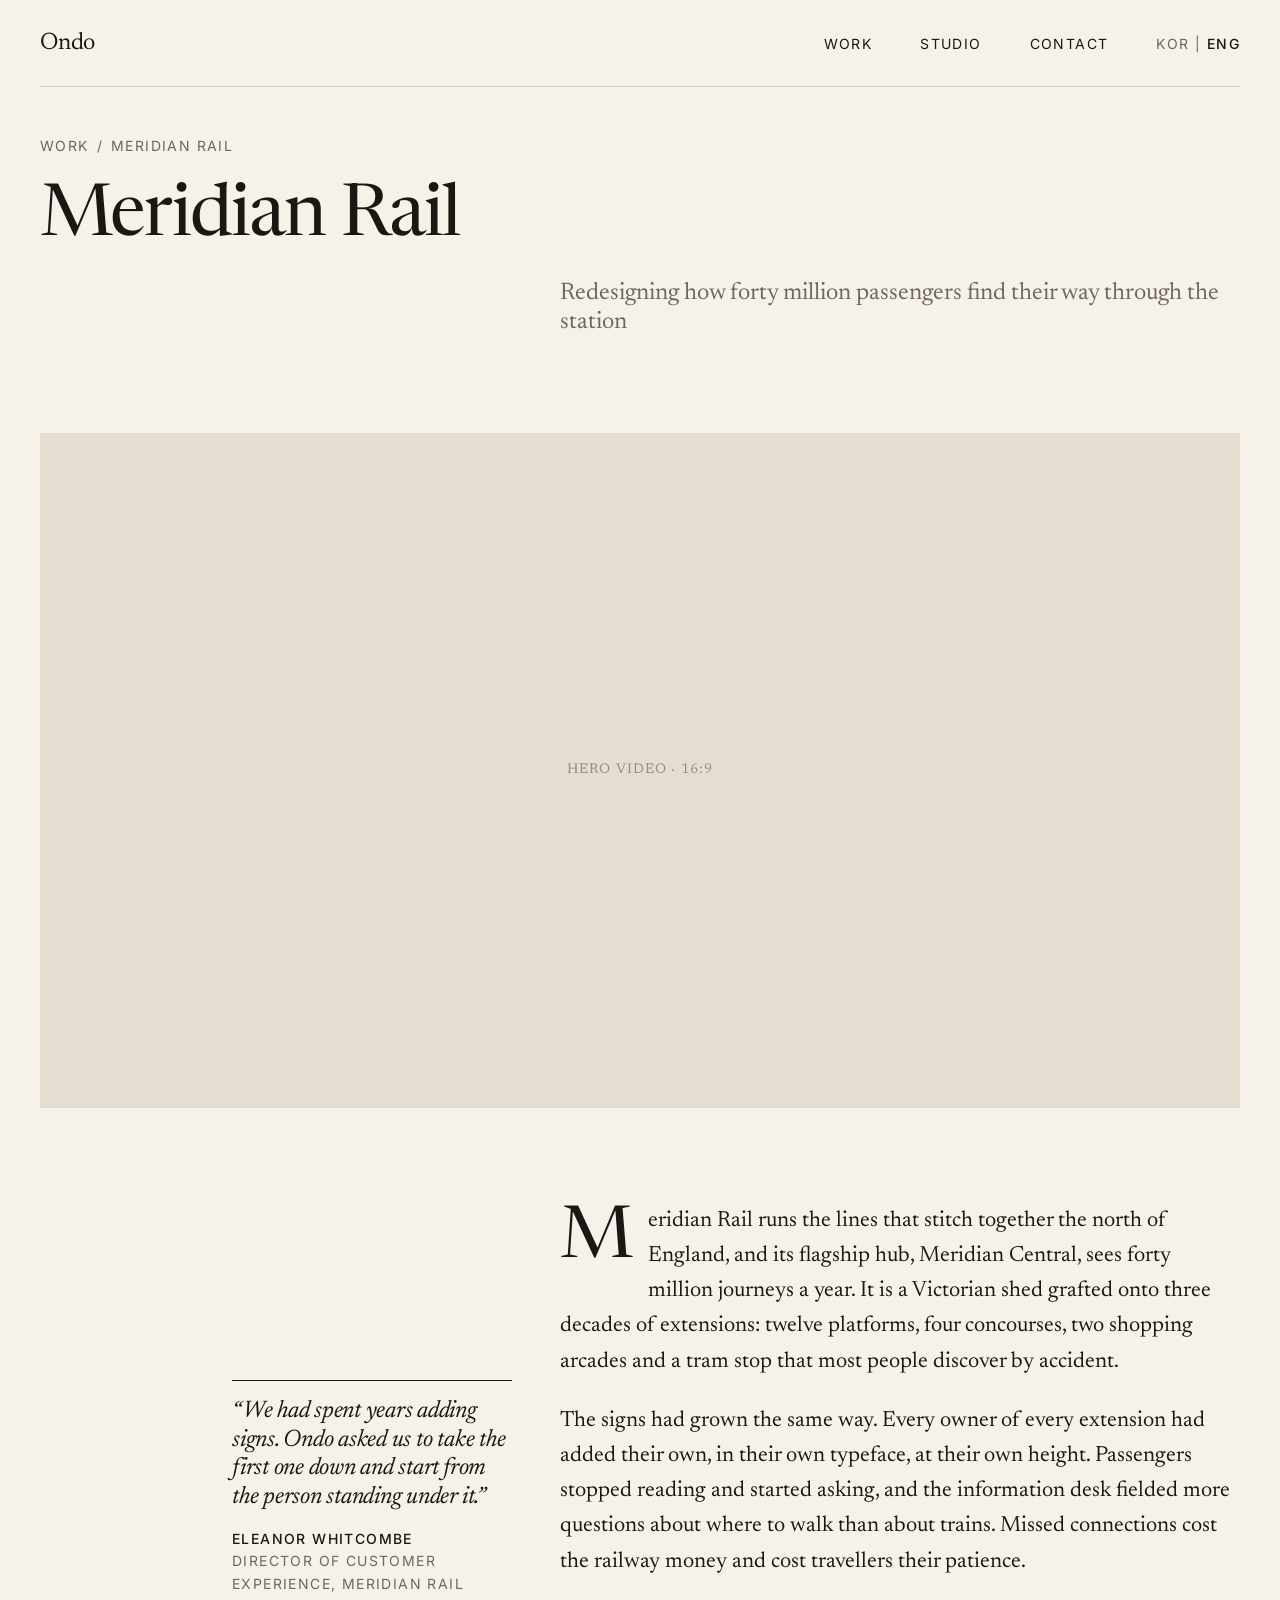
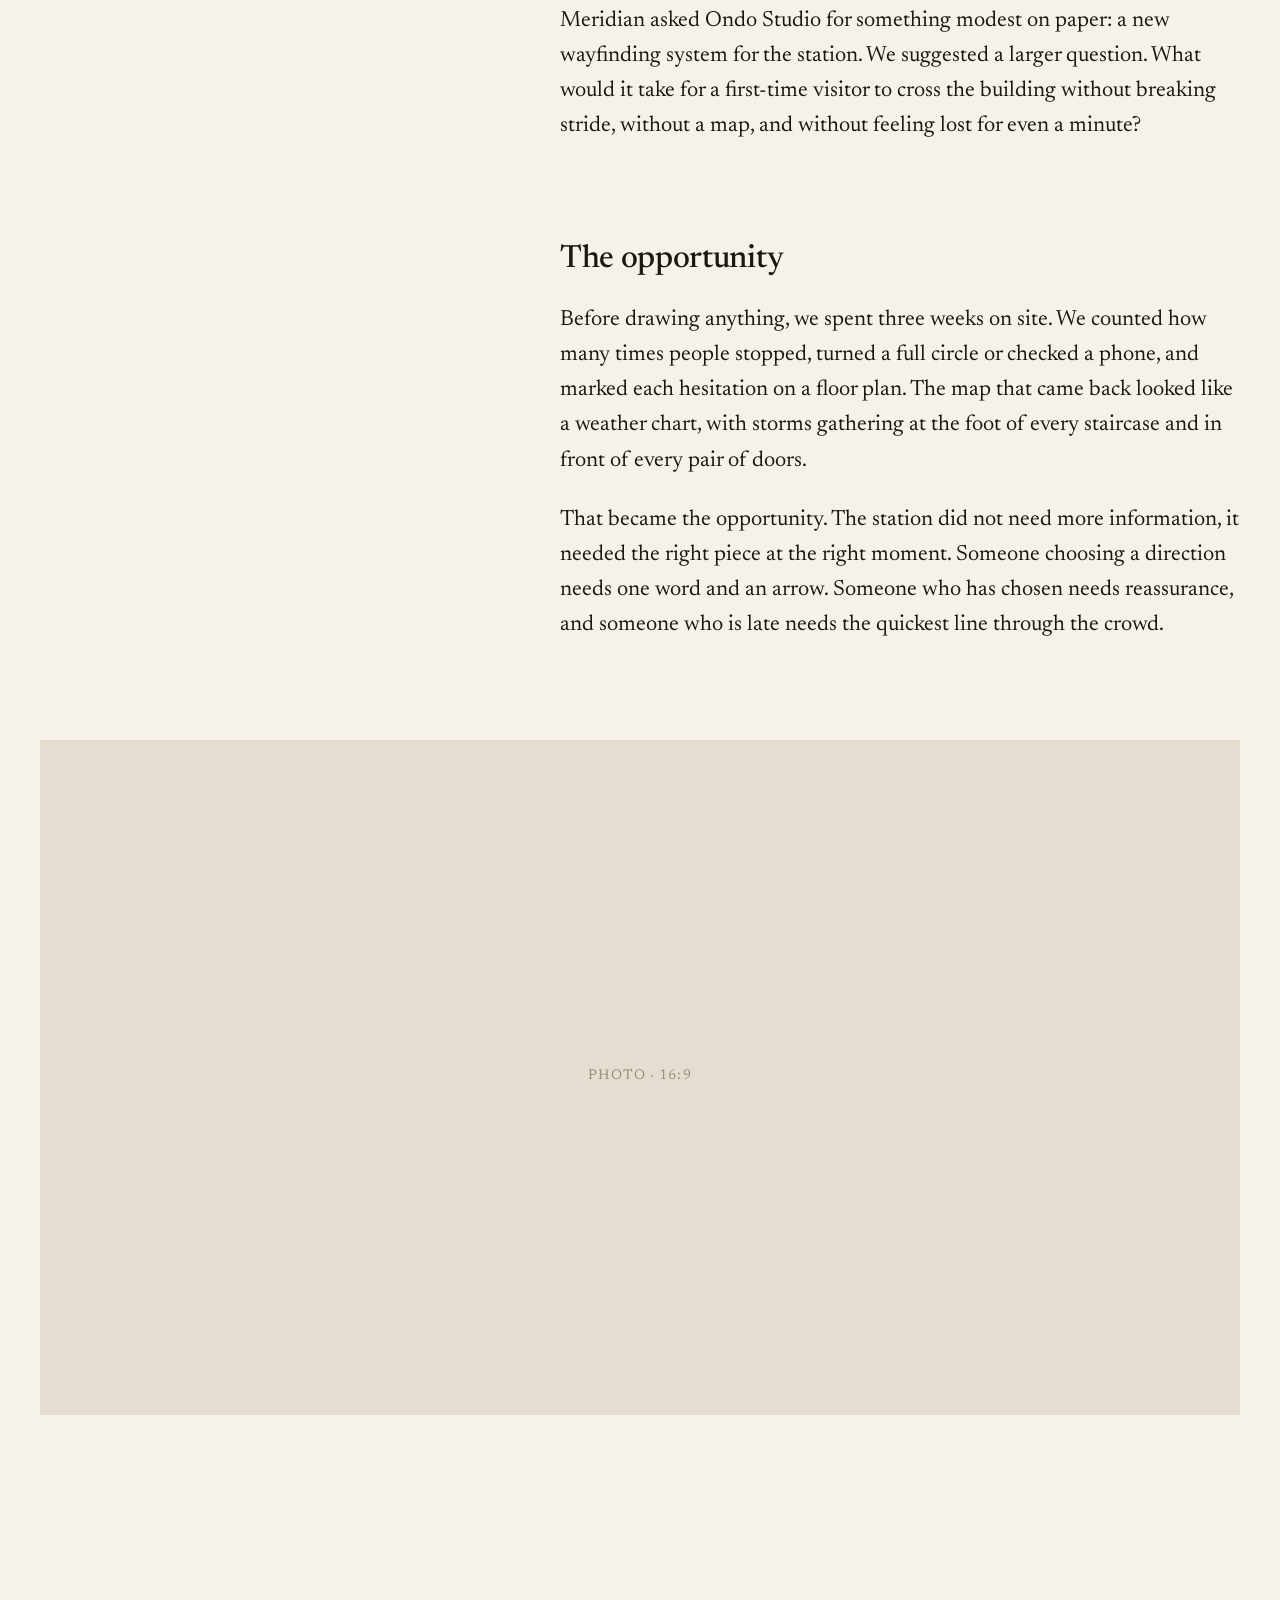
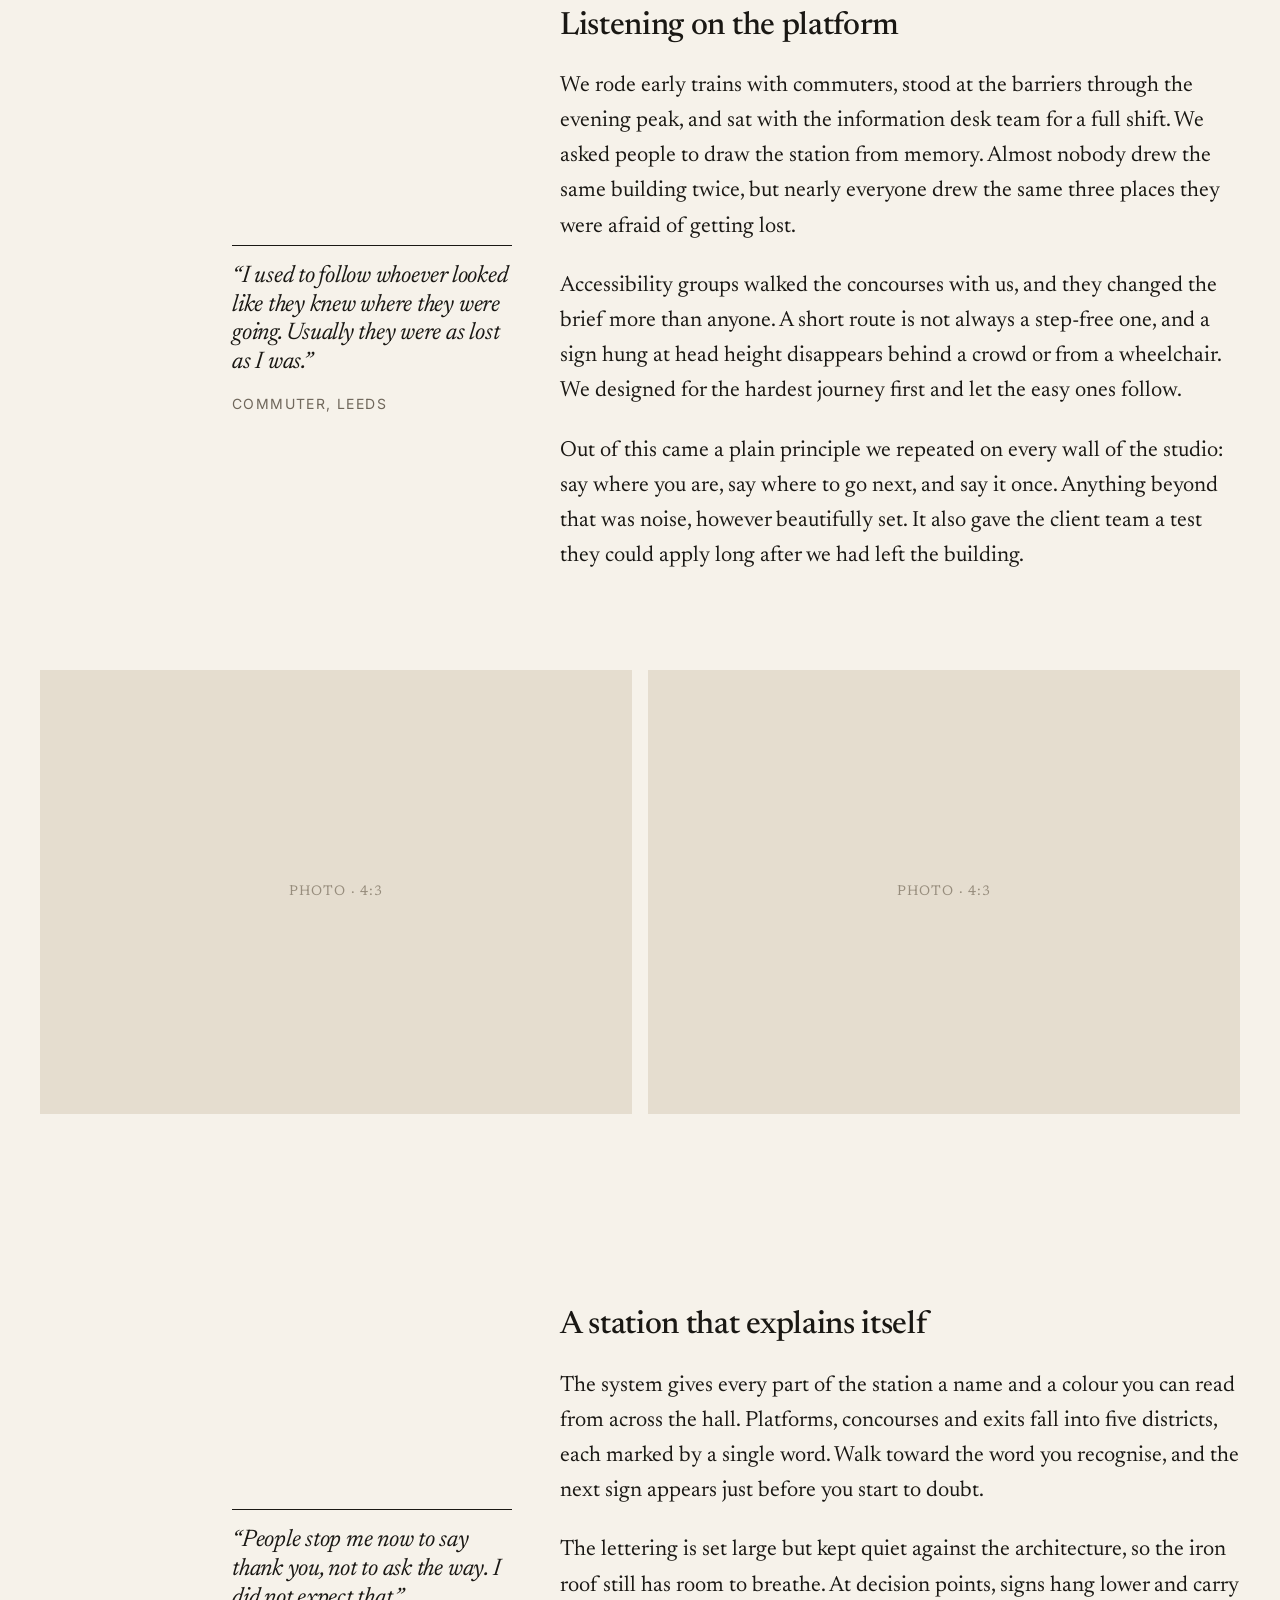
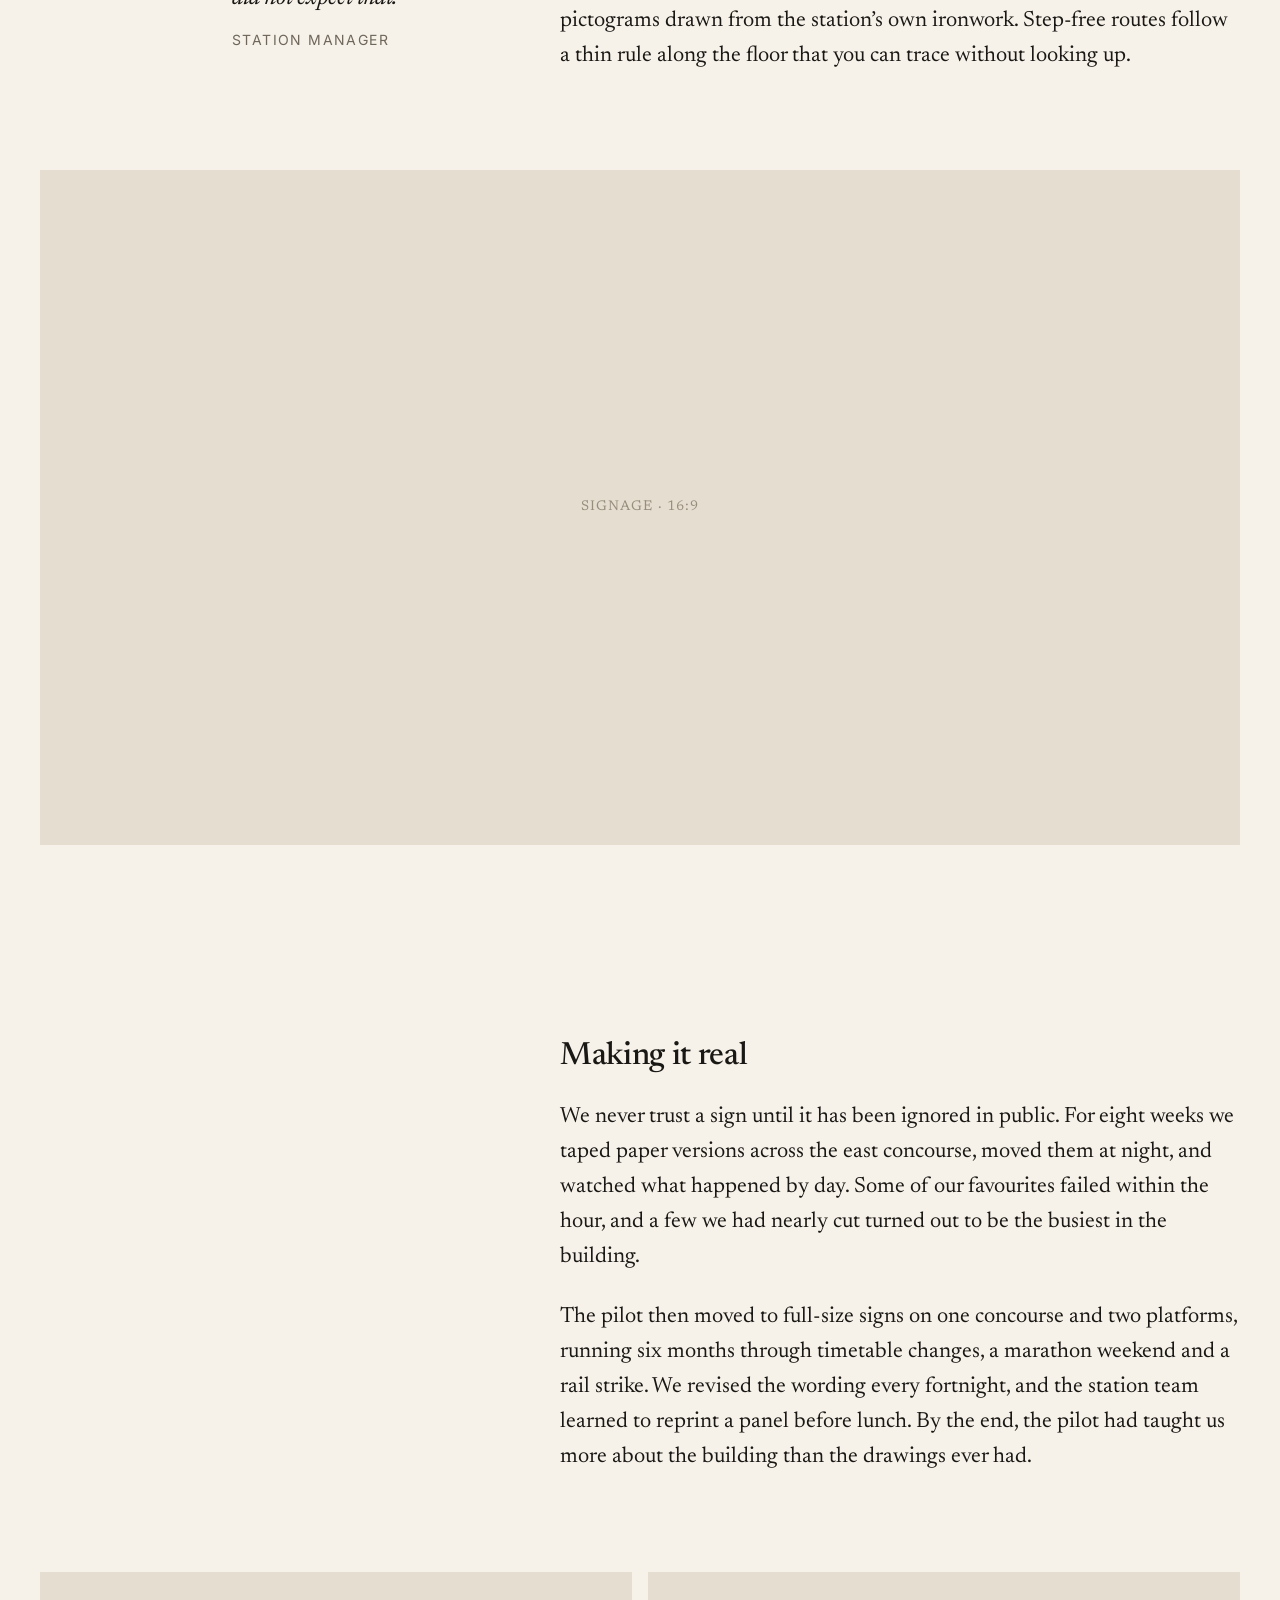
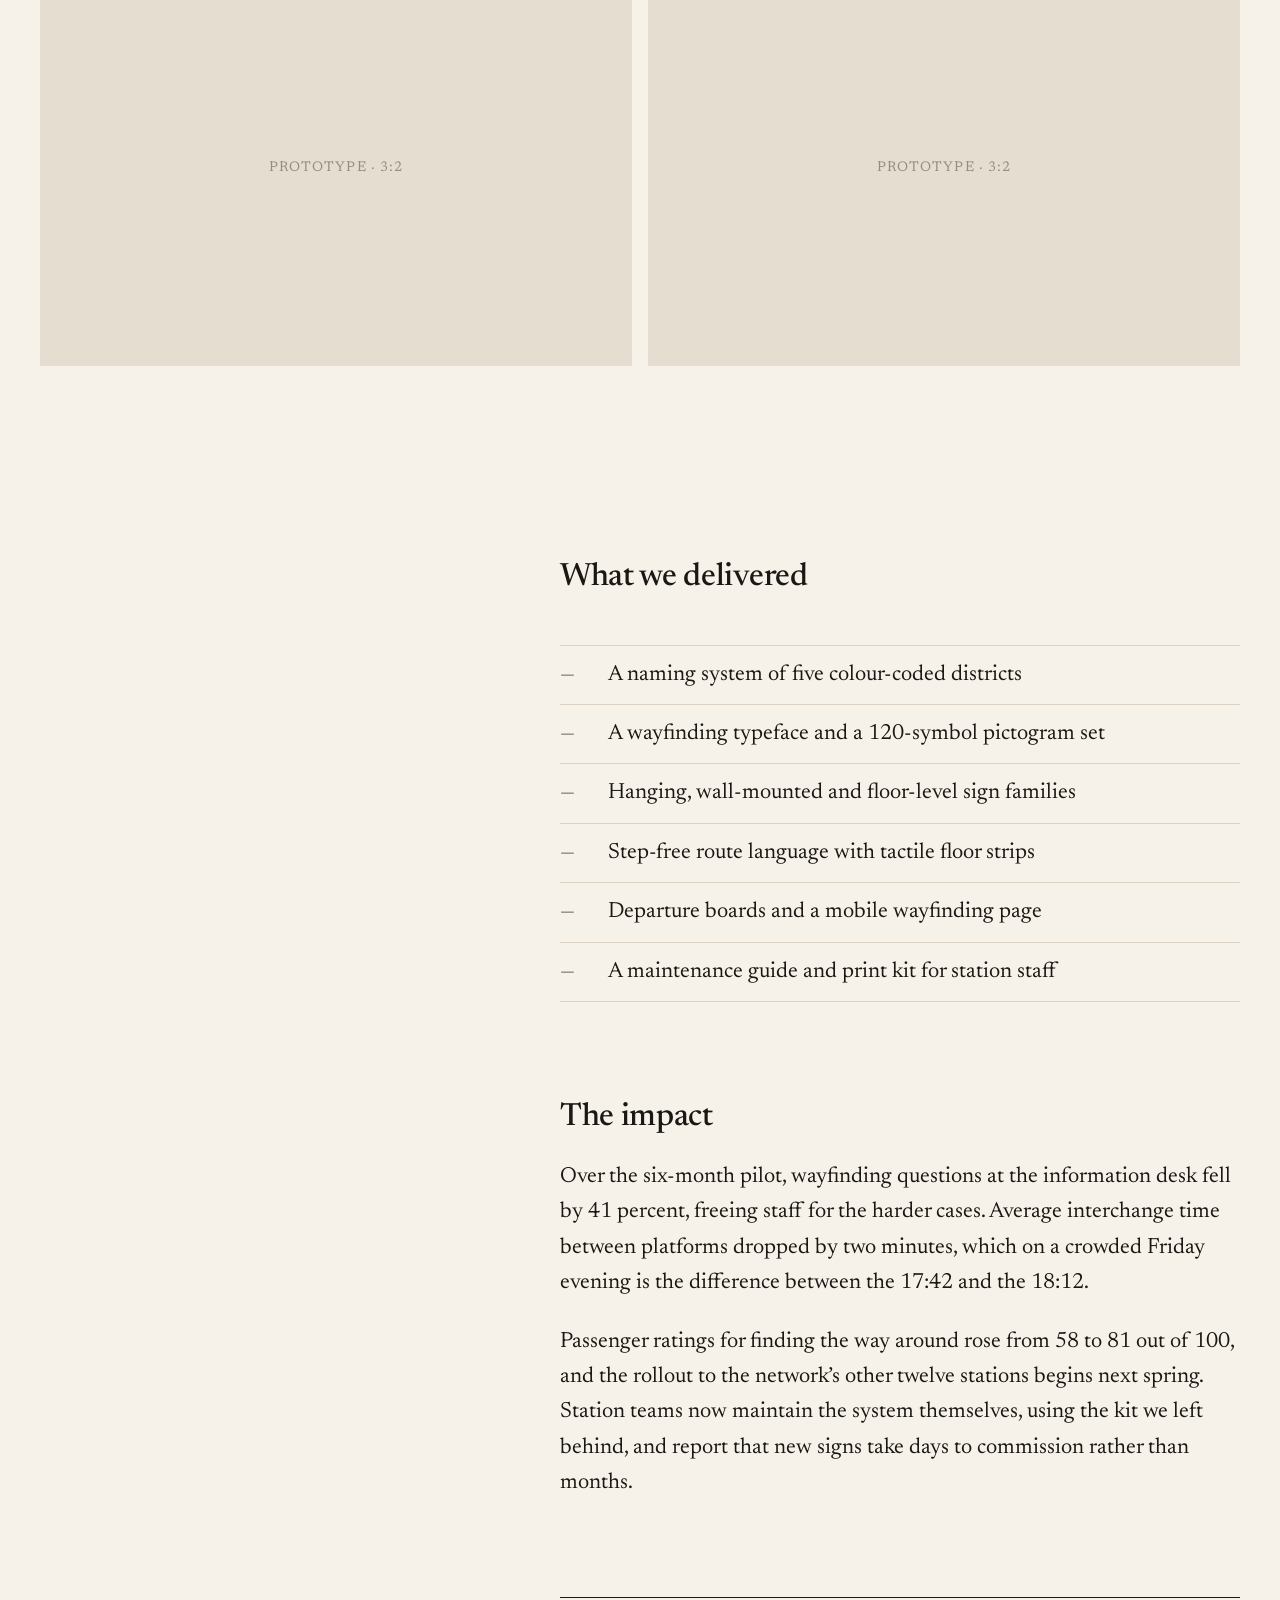
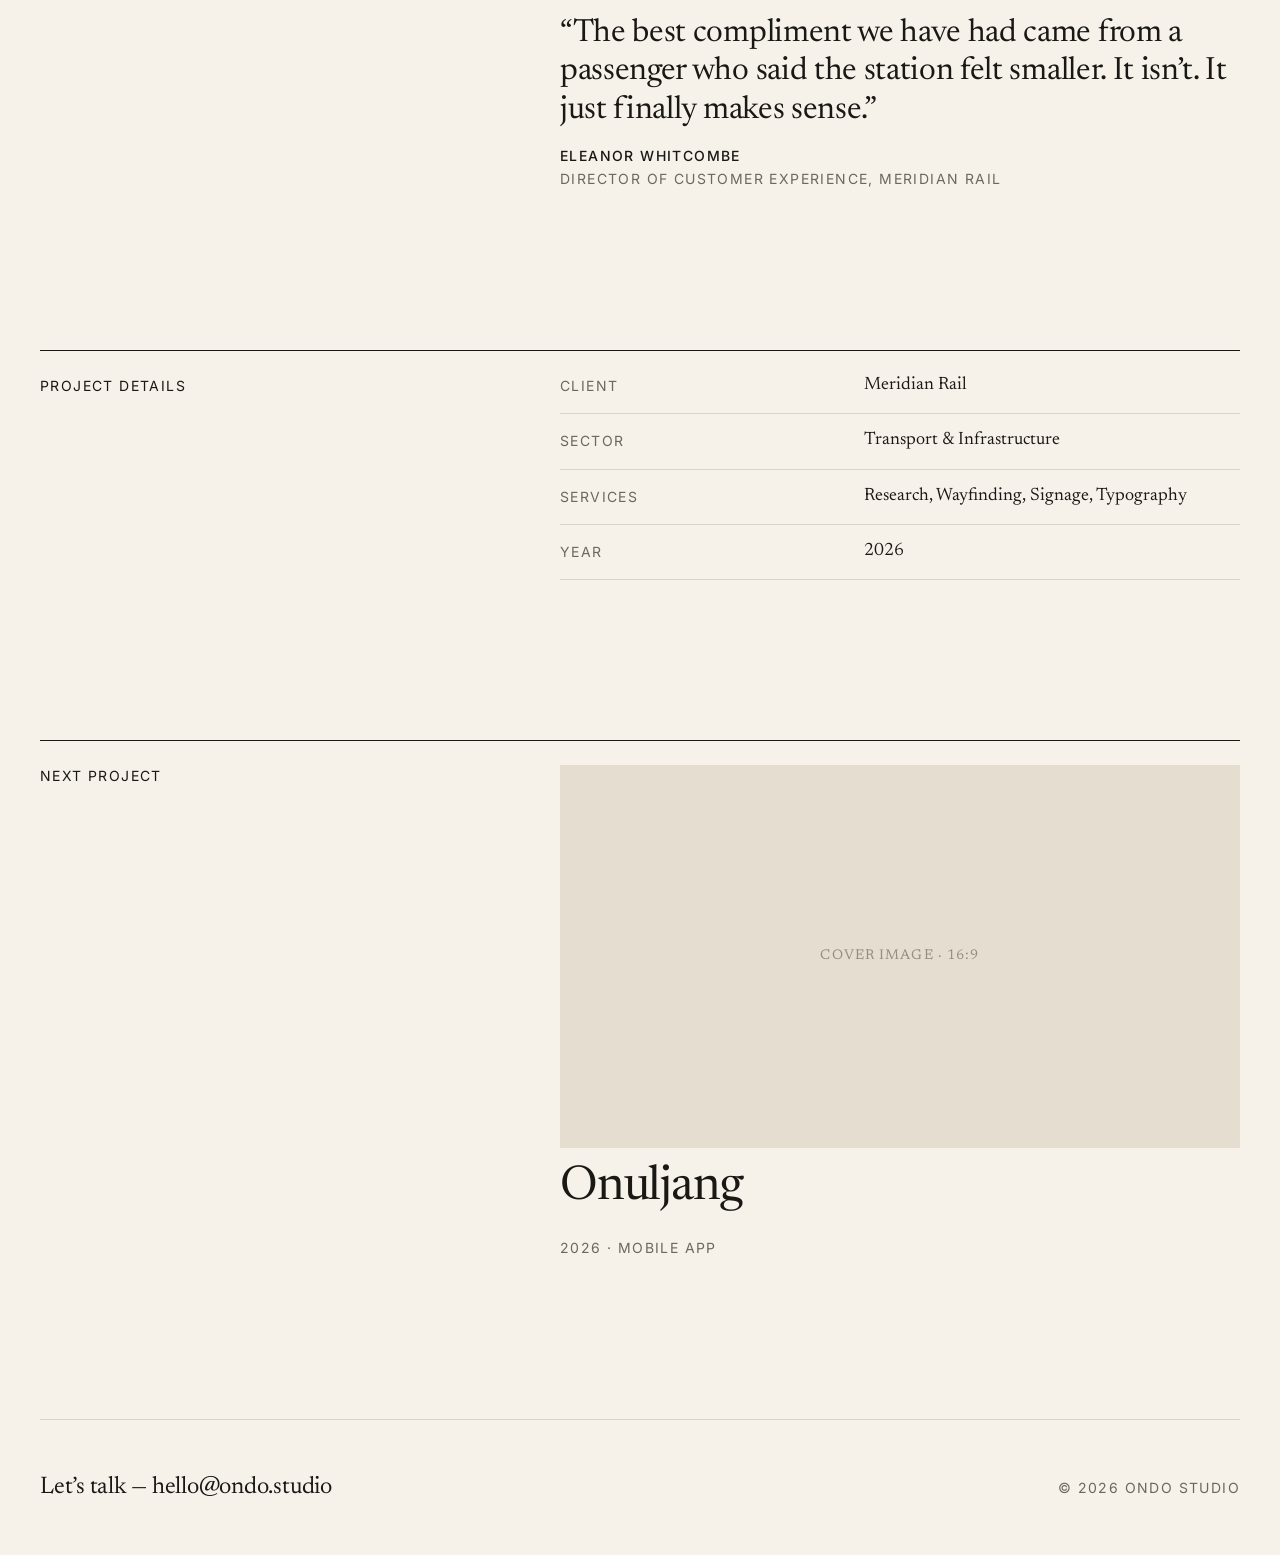
<file: d-longread/meridian-rail.html>
<!doctype html>
<html lang="en">
<head>
  <meta charset="utf-8">
  <meta name="viewport" content="width=device-width, initial-scale=1">
  <title>Meridian Rail — Ondo Studio</title>
  <meta name="description" content="How Ondo Studio rebuilt wayfinding for a station of forty million journeys a year, starting from the person standing under the sign.">
  <link rel="preconnect" href="https://fonts.googleapis.com">
  <link rel="preconnect" href="https://fonts.gstatic.com" crossorigin>
  <link rel="stylesheet" href="https://fonts.googleapis.com/css2?family=Newsreader:ital,opsz,wght@0,6..72,400;0,6..72,500;1,6..72,400&family=Inter:wght@400;500&display=swap">
  <link rel="alternate" hreflang="ko" href="meridian-rail.ko.html">
  <link rel="alternate" hreflang="en" href="meridian-rail.html">
  <link rel="stylesheet" href="../shared/base.css?v=2">
  <link rel="stylesheet" href="colors_and_type.css?v=3">
  <link rel="stylesheet" href="components.css?v=3">
</head>
<body>
  <div class="page">
    <header class="site-header">
      <a class="site-header__mark" href="#">Ondo</a>
      <nav class="site-header__nav" aria-label="Primary">
        <a href="#">Work</a>
        <a href="#">Studio</a>
        <a href="#">Contact</a>
      </nav>
      <p class="lang-switch"><a href="meridian-rail.ko.html" hreflang="ko" lang="ko">KOR</a> | <b aria-current="true">ENG</b></p>
    </header>

    <nav class="crumbs" aria-label="Breadcrumb">
      <ol>
        <li><a href="../index.html">Work</a></li>
        <li aria-current="page">Meridian Rail</li>
      </ol>
    </nav>

    <main>
      <header class="story title">
        <h1 class="title__h1">Meridian Rail</h1>
        <p class="title__sub">Redesigning how forty million passengers find their way through the station</p>
      </header>

      <div class="hero">
        <div class="ph r-16x9" role="img" aria-label="Hero video">HERO VIDEO · 16:9</div>
      </div>

      <section class="story" aria-label="Context">
        <p class="lede">Meridian Rail runs the lines that stitch together the north of England, and its flagship hub, Meridian Central, sees forty million journeys a year. It is a Victorian shed grafted onto three decades of extensions: twelve platforms, four concourses, two shopping arcades and a tram stop that most people discover by accident.</p>
        <p>The signs had grown the same way. Every owner of every extension had added their own, in their own typeface, at their own height. Passengers stopped reading and started asking, and the information desk fielded more questions about where to walk than about trains. Missed connections cost the railway money and cost travellers their patience.</p>
        <p>Meridian asked Ondo Studio for something modest on paper: a new wayfinding system for the station. We suggested a larger question. What would it take for a first-time visitor to cross the building without breaking stride, without a map, and without feeling lost for even a minute?</p>
        <figure class="pull pull--beside">
          <blockquote>
            <p class="pull__text">&ldquo;We had spent years adding signs. Ondo asked us to take the first one down and start from the person standing under it.&rdquo;</p>
          </blockquote>
          <figcaption class="pull__by"><b>Eleanor Whitcombe</b>Director of Customer Experience, Meridian Rail</figcaption>
        </figure>
      </section>

      <section class="story chapter" aria-labelledby="h-opportunity">
        <h2 class="chapter__h2" id="h-opportunity">The opportunity</h2>
        <p>Before drawing anything, we spent three weeks on site. We counted how many times people stopped, turned a full circle or checked a phone, and marked each hesitation on a floor plan. The map that came back looked like a weather chart, with storms gathering at the foot of every staircase and in front of every pair of doors.</p>
        <p>That became the opportunity. The station did not need more information, it needed the right piece at the right moment. Someone choosing a direction needs one word and an arrow. Someone who has chosen needs reassurance, and someone who is late needs the quickest line through the crowd.</p>
        <div class="wide media">
          <div class="ph r-16x9" role="img" aria-label="Station concourse photograph">PHOTO · 16:9</div>
        </div>
      </section>

      <section class="story chapter" aria-labelledby="h-listening">
        <h2 class="chapter__h2" id="h-listening">Listening on the platform</h2>
        <p>We rode early trains with commuters, stood at the barriers through the evening peak, and sat with the information desk team for a full shift. We asked people to draw the station from memory. Almost nobody drew the same building twice, but nearly everyone drew the same three places they were afraid of getting lost.</p>
        <figure class="pull pull--hang">
          <blockquote>
            <p class="pull__text">&ldquo;I used to follow whoever looked like they knew where they were going. Usually they were as lost as I was.&rdquo;</p>
          </blockquote>
          <figcaption class="pull__by">Commuter, Leeds</figcaption>
        </figure>
        <p>Accessibility groups walked the concourses with us, and they changed the brief more than anyone. A short route is not always a step-free one, and a sign hung at head height disappears behind a crowd or from a wheelchair. We designed for the hardest journey first and let the easy ones follow.</p>
        <p>Out of this came a plain principle we repeated on every wall of the studio: say where you are, say where to go next, and say it once. Anything beyond that was noise, however beautifully set. It also gave the client team a test they could apply long after we had left the building.</p>
        <div class="wide media media--duo">
          <div class="ph r-4x3" role="img" aria-label="Commuters at the barriers">PHOTO · 4:3</div>
          <div class="ph r-4x3" role="img" aria-label="Information desk during peak hour">PHOTO · 4:3</div>
        </div>
      </section>

      <section class="story chapter" aria-labelledby="h-explains">
        <h2 class="chapter__h2" id="h-explains">A station that explains itself</h2>
        <p>The system gives every part of the station a name and a colour you can read from across the hall. Platforms, concourses and exits fall into five districts, each marked by a single word. Walk toward the word you recognise, and the next sign appears just before you start to doubt.</p>
        <figure class="pull pull--hang">
          <blockquote>
            <p class="pull__text">&ldquo;People stop me now to say thank you, not to ask the way. I did not expect that.&rdquo;</p>
          </blockquote>
          <figcaption class="pull__by">STATION MANAGER</figcaption>
        </figure>
        <p>The lettering is set large but kept quiet against the architecture, so the iron roof still has room to breathe. At decision points, signs hang lower and carry pictograms drawn from the station&rsquo;s own ironwork. Step-free routes follow a thin rule along the floor that you can trace without looking up.</p>
        <div class="wide media">
          <div class="ph r-16x9" role="img" aria-label="Hanging signage in the main concourse">SIGNAGE · 16:9</div>
        </div>
      </section>

      <section class="story chapter" aria-labelledby="h-real">
        <h2 class="chapter__h2" id="h-real">Making it real</h2>
        <p>We never trust a sign until it has been ignored in public. For eight weeks we taped paper versions across the east concourse, moved them at night, and watched what happened by day. Some of our favourites failed within the hour, and a few we had nearly cut turned out to be the busiest in the building.</p>
        <p>The pilot then moved to full-size signs on one concourse and two platforms, running six months through timetable changes, a marathon weekend and a rail strike. We revised the wording every fortnight, and the station team learned to reprint a panel before lunch. By the end, the pilot had taught us more about the building than the drawings ever had.</p>
        <div class="wide media media--duo">
          <div class="ph r-3x2" role="img" aria-label="Paper sign prototype on a concourse pillar">PROTOTYPE · 3:2</div>
          <div class="ph r-3x2" role="img" aria-label="Full-size pilot sign at platform entrance">PROTOTYPE · 3:2</div>
        </div>
      </section>

      <section class="story chapter" aria-labelledby="h-delivered">
        <h2 class="chapter__h2" id="h-delivered">What we delivered</h2>
        <ul class="deliver">
          <li>A naming system of five colour-coded districts</li>
          <li>A wayfinding typeface and a 120-symbol pictogram set</li>
          <li>Hanging, wall-mounted and floor-level sign families</li>
          <li>Step-free route language with tactile floor strips</li>
          <li>Departure boards and a mobile wayfinding page</li>
          <li>A maintenance guide and print kit for station staff</li>
        </ul>
      </section>

      <section class="story chapter" aria-labelledby="h-impact">
        <h2 class="chapter__h2" id="h-impact">The impact</h2>
        <p>Over the six-month pilot, wayfinding questions at the information desk fell by 41 percent, freeing staff for the harder cases. Average interchange time between platforms dropped by two minutes, which on a crowded Friday evening is the difference between the 17:42 and the 18:12.</p>
        <p>Passenger ratings for finding the way around rose from 58 to 81 out of 100, and the rollout to the network&rsquo;s other twelve stations begins next spring. Station teams now maintain the system themselves, using the kit we left behind, and report that new signs take days to commission rather than months.</p>
        <figure class="pull pull--close">
          <blockquote>
            <p class="pull__text">&ldquo;The best compliment we have had came from a passenger who said the station felt smaller. It isn&rsquo;t. It just finally makes sense.&rdquo;</p>
          </blockquote>
          <figcaption class="pull__by"><b>Eleanor Whitcombe</b>Director of Customer Experience, Meridian Rail</figcaption>
        </figure>
      </section>

      <section class="story details" aria-labelledby="h-details">
        <h2 class="details__title" id="h-details">Project details</h2>
        <dl class="details__list">
          <div class="details__row"><dt>Client</dt><dd>Meridian Rail</dd></div>
          <div class="details__row"><dt>Sector</dt><dd>Transport &amp; Infrastructure</dd></div>
          <div class="details__row"><dt>Services</dt><dd>Research, Wayfinding, Signage, Typography</dd></div>
          <div class="details__row"><dt>Year</dt><dd>2026</dd></div>
        </dl>
      </section>

      <section class="story next" aria-labelledby="h-next">
        <h2 class="next__label" id="h-next">Next Project</h2>
        <a class="next__link" href="../e-kr-case/onuljang.en.html">
          <div class="ph r-16x9" role="img" aria-label="Next project preview">COVER IMAGE · 16:9</div>
          <p class="next__name">Onuljang</p>
          <p class="next__meta">2026 · Mobile App</p>
        </a>
      </section>
    </main>

    <footer class="site-footer">
      <span class="site-footer__talk">Let&rsquo;s talk &mdash; hello@ondo.studio</span>
      <span>&copy; 2026 Ondo Studio</span>
    </footer>
  </div>
</body>
</html>
</file>
<file: shared/base.css>
/* ==========================================================================
   shared/base.css — 스타일과 무관한 공통 (리셋, 본문 기본값, 자리표시 박스)
   색·폰트·크기 값은 여기서 정하지 않는다. 각 스타일의 colors_and_type.css 토큰을 쓴다.
   필요한 토큰: --bg --fg --fg-muted --ph-bg --ph-fg --font-body --fs-body --fs-14 --lh-body
   ========================================================================== */

*,
*::before,
*::after {
  box-sizing: border-box;
}

html {
  -webkit-text-size-adjust: 100%;
  text-size-adjust: 100%;
}

body {
  margin: 0;
  background: var(--bg);
  color: var(--fg);
  font-family: var(--font-body);
  font-size: var(--fs-body);
  line-height: var(--lh-body);
  -webkit-font-smoothing: antialiased;
  -moz-osx-font-smoothing: grayscale;
  overflow-x: hidden;
}

h1, h2, h3, h4, h5, h6,
p, figure, blockquote, dl, dd, ul, ol {
  margin: 0;
}

h1, h2, h3, h4, h5, h6 {
  font-size: inherit;
  font-weight: inherit;
}

ul,
ol {
  padding: 0;
  list-style: none;
}

img,
video,
svg {
  display: block;
  max-width: 100%;
}

a {
  color: inherit;
  text-decoration: none;
}

button {
  font: inherit;
  color: inherit;
  background: none;
  border: 0;
  padding: 0;
  cursor: pointer;
}

:focus-visible {
  outline: 2px solid currentColor;
  outline-offset: 3px;
}

.sr-only {
  position: absolute;
  width: 1px;
  height: 1px;
  margin: -1px;
  padding: 0;
  overflow: hidden;
  clip: rect(0 0 0 0);
  white-space: nowrap;
  border: 0;
}

/* --------------------------------------------------------------------------
   자리표시 박스 .ph
   <div class="ph r-16x9" role="img" aria-label="Hero video">HERO VIDEO · 16:9</div>
   -------------------------------------------------------------------------- */
.ph {
  display: flex;
  align-items: center;
  justify-content: center;
  width: 100%;
  padding: 16px;
  background: var(--ph-bg);
  color: var(--ph-fg);
  font-family: var(--font-body);
  font-size: var(--fs-14);
  line-height: 1.4;
  letter-spacing: 0.08em;
  text-transform: uppercase;
  text-align: center;
}

.ph--fill { height: 100%; }

.r-21x9 { aspect-ratio: 21 / 9; }
.r-16x9 { aspect-ratio: 16 / 9; }
.r-3x2  { aspect-ratio: 3 / 2; }
.r-4x3  { aspect-ratio: 4 / 3; }
.r-1x1  { aspect-ratio: 1 / 1; }
.r-3x4  { aspect-ratio: 3 / 4; }
.r-9x16 { aspect-ratio: 9 / 16; }

/* --------------------------------------------------------------------------
   확인용 index.html 목록 (상세 페이지에서는 쓰지 않음)
   -------------------------------------------------------------------------- */
.catalog {
  max-width: 880px;
  margin: 0 auto;
  padding: 96px 24px;
}

.catalog__title {
  font-size: var(--fs-32);
  line-height: 1.2;
  margin-bottom: 48px;
}

.catalog__list li {
  border-top: 1px solid var(--line);
}

.catalog__list li:last-child {
  border-bottom: 1px solid var(--line);
}

.catalog__list a {
  display: flex;
  justify-content: space-between;
  gap: 24px;
  padding: 24px 0;
}

.catalog__list a:hover .catalog__name {
  text-decoration: underline;
}

.catalog__type {
  color: var(--fg-muted);
  font-size: var(--fs-14);
}

.catalog__group + .catalog__group {
  margin-top: 72px;
}

.catalog__lang {
  margin-bottom: 16px;
  font-size: var(--fs-18);
  font-weight: 500;
  color: var(--fg);
}

.catalog__note {
  margin-top: 48px;
  color: var(--fg-muted);
  font-size: var(--fs-14);
}
</file>
<file: a-gallery/colors_and_type.css>
/* ==========================================================================
   A 갤러리형 — 스타일 공통 토큰 (SSOT)
   참고: Locomotive, Pentagram. 흰 배경 · 검정 글자 · 큰 이름 · 넉넉한 여백
   이 스타일의 모든 페이지는 이 파일의 토큰만 쓴다. 값을 바꾸면 ?v= 를 올린다.
   ========================================================================== */

:root {
  /* 타입 스케일 (전 스타일 공통 값) */
  --fs-72: 72px;
  --fs-48: 48px;
  --fs-32: 32px;
  --fs-24: 24px;
  --fs-22: 22px;
  --fs-18: 18px;
  --fs-14: 14px;

  /* 역할 */
  --fs-display: var(--fs-72);   /* H1 프로젝트 이름 */
  --fs-statement: var(--fs-48); /* 미디어 사이 큰 문장 */
  --fs-h2: var(--fs-32);        /* Next Project 제목 등 */
  --fs-lead: var(--fs-24);      /* 태그라인, About 첫 문단 */
  --fs-body: var(--fs-18);
  --fs-label: var(--fs-14);     /* 섹션 라벨, 태그, 메타 */

  /* 폰트 */
  --font-sans: "Inter Tight", "Pretendard Variable", "Pretendard", system-ui, -apple-system, "Helvetica Neue", Arial, sans-serif;
  --font-body: var(--font-sans);
  --fw-regular: 400;
  --fw-medium: 500;

  /* 행간 · 자간 */
  --lh-display: 0.95;
  --lh-heading: 1.15;
  --lh-body: 1.55;
  --ls-display: -0.035em;
  --ls-heading: -0.02em;
  --ls-label: 0.02em;

  /* 색 */
  --bg: #ffffff;
  --fg: #0a0a0a;
  --fg-muted: #6b6b6b;
  --line: #e2e2e2;
  --ph-bg: #ebebeb;
  --ph-fg: #8d8d8d;

  /* 레이아웃 */
  --max: 1440px;
  --gutter: 32px;
  --gap: 16px;
  --space-s: 24px;
  --space-m: 48px;
  --space-l: 96px;
  --space-xl: 160px;

  /* 작은 간격 · 보조 행간 · 모서리 (2026-11-26 추가, 사용자 승인) */
  --space-4: 4px;
  --space-8: 8px;
  --space-12: 12px;
  --space-16: 16px;
  --space-20: 20px;
  --lh-none: 1;
  --lh-tight: 1.25;
  --lh-snug: 1.4;
  --radius-pill: 999px;   /* 태그 알약 모양 */
}

@media (max-width: 768px) {
  :root {
    --fs-display: var(--fs-48);
    --fs-statement: var(--fs-32);
    --fs-h2: var(--fs-24);
    --gutter: 16px;
    --gap: 8px;
    --space-m: 32px;
    --space-l: 64px;
    --space-xl: 96px;
  }
}
</file>
<file: a-gallery/components.css>
/* ==========================================================================
   A 갤러리형 — 스타일 공통 블록. 값은 colors_and_type.css 토큰만 쓴다.
   ========================================================================== */

.wrap {
  width: 100%;
  max-width: var(--max);
  margin-inline: auto;
  padding-inline: var(--gutter);
}

.grid {
  display: grid;
  grid-template-columns: repeat(12, minmax(0, 1fr));
  column-gap: var(--gap);
}

.label {
  font-size: var(--fs-label);
  font-weight: var(--fw-medium);
  letter-spacing: var(--ls-label);
  line-height: var(--lh-heading);
  color: var(--fg-muted);
}
.label--heading { color: var(--fg); }

.link-arrow {
  border-bottom: 1px solid var(--fg);
  padding-bottom: 2px;
}
.link-arrow:hover { border-bottom-color: transparent; }

/* ---- Header ---- */
.site-header { padding-block: var(--space-s); }
.site-header__row {
  display: flex;
  align-items: center;
  justify-content: space-between;
  gap: var(--space-s);
}
.wordmark {
  font-size: var(--fs-24);
  font-weight: var(--fw-medium);
  letter-spacing: var(--ls-heading);
  line-height: var(--lh-none);
}
.site-nav { display: flex; gap: var(--space-s); font-size: var(--fs-label); font-weight: var(--fw-medium); }
.site-nav a:hover { color: var(--fg-muted); }

/* ---- Title block ---- */
.intro { padding-top: var(--space-l); padding-bottom: var(--space-m); row-gap: var(--space-s); align-items: end; }
.intro__main { grid-column: 1 / span 8; }
.intro__meta { grid-column: 10 / span 3; }
.intro__tags { display: flex; flex-wrap: wrap; align-items: center; gap: var(--space-8); margin-top: var(--space-s); }
.intro__label { margin-right: var(--gap); }
.tag {
  padding: var(--space-4) var(--space-12);
  border: 1px solid var(--line);
  border-radius: var(--radius-pill);
  font-size: var(--fs-label);
  font-weight: var(--fw-medium);
  line-height: var(--lh-heading);
}
.display {
  margin-top: var(--space-m);
  font-size: var(--fs-display);
  font-weight: var(--fw-medium);
  line-height: var(--lh-display);
  letter-spacing: var(--ls-display);
}
.meta-list { display: grid; gap: var(--space-4); font-size: var(--fs-label); font-weight: var(--fw-medium); line-height: var(--lh-heading); }
.meta-list li { padding-top: var(--space-8); border-top: 1px solid var(--line); }

/* ---- Hero ---- */
.hero__tagline {
  margin-top: var(--gap);
  font-size: var(--fs-lead);
  font-weight: var(--fw-medium);
  letter-spacing: var(--ls-heading);
  line-height: var(--lh-heading);
}

/* ---- Pitch line ---- */
.pitch { margin-top: var(--space-l); padding-block: var(--space-s); border-top: 1px solid var(--line); row-gap: var(--gap); align-items: baseline; }
.pitch__label { grid-column: 1 / span 3; }
.pitch__link { grid-column: 4 / span 4; font-size: var(--fs-lead); font-weight: var(--fw-medium); letter-spacing: var(--ls-heading); line-height: var(--lh-heading); }
.pitch__note { grid-column: 8 / span 5; color: var(--fg-muted); }

/* ---- About ---- */
.about { padding-block: var(--space-l); border-top: 1px solid var(--line); row-gap: var(--space-s); }
.about__label { grid-column: 1 / span 3; }
.about__body { grid-column: 4 / span 7; display: grid; gap: var(--space-s); }
.about__lead { font-size: var(--fs-lead); letter-spacing: var(--ls-heading); line-height: var(--lh-heading); }

/* ---- Awards / Credits lists ---- */
.facts { padding-block: var(--space-l); border-top: 1px solid var(--line); row-gap: var(--space-s); }
.facts__label { grid-column: 1 / span 3; }
.facts__list { grid-column: 4 / span 9; display: grid; grid-template-columns: repeat(2, minmax(0, 1fr)); column-gap: var(--gap); }
.facts__list > * { padding-block: var(--gap); border-top: 1px solid var(--line); }
.facts__list > :nth-child(-n+2) { border-top: 0; padding-top: 0; }
.award { display: grid; gap: var(--space-4); }
.award__name { font-weight: var(--fw-medium); }
.award__prize { color: var(--fg-muted); font-size: var(--fs-label); }
.credit { display: grid; gap: var(--space-4); }
.credit dt { color: var(--fg-muted); font-size: var(--fs-label); font-weight: var(--fw-medium); }
.credit dd { font-weight: var(--fw-medium); }

/* ---- Media run ---- */
.media { display: grid; gap: var(--gap); padding-block: var(--space-m); }
.media__row { display: grid; gap: var(--gap); }
.media__row--2 { grid-template-columns: repeat(2, minmax(0, 1fr)); }
.media__row--3 { grid-template-columns: repeat(3, minmax(0, 1fr)); }
.statement {
  padding-block: var(--space-l);
}
.statement p {
  grid-column: 3 / span 9;
  font-size: var(--fs-statement);
  font-weight: var(--fw-medium);
  letter-spacing: var(--ls-heading);
  line-height: var(--lh-heading);
}

/* ---- Visit ---- */
.visit { padding-block: var(--space-l); border-top: 1px solid var(--line); }
.visit a {
  font-size: var(--fs-h2);
  font-weight: var(--fw-medium);
  letter-spacing: var(--ls-heading);
  line-height: var(--lh-heading);
  overflow-wrap: anywhere;
}
.visit a:hover { color: var(--fg-muted); }

/* ---- Next project ---- */
.next { padding-block: var(--space-l); border-top: 1px solid var(--line); }
.next__card { display: grid; gap: var(--space-s); }
.next__head { display: flex; flex-wrap: wrap; align-items: end; justify-content: space-between; gap: var(--gap); }
.next__title {
  margin-top: var(--gap);
  font-size: var(--fs-display);
  font-weight: var(--fw-medium);
  line-height: var(--lh-display);
  letter-spacing: var(--ls-display);
}
.next__meta { color: var(--fg-muted); }
.next__cta { font-weight: var(--fw-medium); }
.next__card:hover .link-arrow { border-bottom-color: transparent; }

/* ---- Footer ---- */
.site-footer { padding-block: var(--space-l) var(--space-m); border-top: 1px solid var(--line); }
.site-footer__row { display: flex; flex-wrap: wrap; justify-content: space-between; align-items: end; gap: var(--space-s); }
.site-footer__cta {
  font-size: var(--fs-statement);
  font-weight: var(--fw-medium);
  letter-spacing: var(--ls-heading);
  line-height: var(--lh-heading);
}
.site-footer__mail { display: block; margin-top: var(--gap); font-size: var(--fs-lead); overflow-wrap: anywhere; }
.site-footer__legal { margin-top: var(--space-l); color: var(--fg-muted); font-size: var(--fs-label); }

/* ---- Mobile ---- */
@media (max-width: 768px) {
  .intro__main, .intro__meta,
  .pitch__label, .pitch__link, .pitch__note,
  .about__label, .about__body,
  .facts__label, .facts__list,
  .statement p { grid-column: 1 / -1; }
  .intro { padding-top: var(--space-m); }
  .intro__main { order: 1; }
  .intro__meta { order: 2; }
  .facts__list { grid-template-columns: 1fr; }
  .facts__list > :nth-child(2) { border-top: 1px solid var(--line); padding-top: var(--gap); }
  .media__row--3 { grid-template-columns: 1fr; }
  .site-nav { gap: var(--gap); }
}

/* ---- Language switch (KOR | ENG) ---- */
.site-header__end { display: flex; align-items: center; gap: var(--space-s); }
.lang-switch { margin: 0; font-size: var(--fs-label); color: var(--fg-muted); white-space: nowrap; }
.lang-switch b { font-weight: var(--fw-medium); color: var(--fg); }
.lang-switch a:hover { color: var(--fg); }

/* ---- Korean typesetting ---- */
:lang(ko) { word-break: keep-all; overflow-wrap: break-word; }
</file>
<file: b-chapter/colors_and_type.css>
/* ==========================================================================
   B 챕터형 — 스타일 공통 토큰 (SSOT)
   참고: Koto, 플러스엑스. 다크 배경 · 풀블리드 히어로 · 하단 고정 챕터 바
   이 스타일의 모든 페이지는 이 파일의 토큰만 쓴다. 값을 바꾸면 ?v= 를 올린다.
   ========================================================================== */

:root {
  /* 타입 스케일 (전 스타일 공통 값) */
  --fs-72: 72px;
  --fs-48: 48px;
  --fs-32: 32px;
  --fs-24: 24px;
  --fs-22: 22px;
  --fs-18: 18px;
  --fs-14: 14px;

  /* 역할 */
  --fs-display: var(--fs-72);   /* H1 프로젝트 이름 */
  --fs-stat: var(--fs-72);      /* Outcome 숫자 */
  --fs-headline: var(--fs-48);  /* 챕터 헤드라인 */
  --fs-tagline: var(--fs-32);   /* 클라이언트 브랜드 라인 */
  --fs-lead: var(--fs-24);      /* 인트로 문단 */
  --fs-body: var(--fs-18);
  --fs-label: var(--fs-14);     /* 챕터 라벨, 메타, 챕터 바 */

  /* 폰트 */
  --font-sans: "Space Grotesk", "Pretendard Variable", "Pretendard", system-ui, -apple-system, "Helvetica Neue", Arial, sans-serif;
  --font-body: var(--font-sans);
  --fw-regular: 400;
  --fw-medium: 500;

  /* 행간 · 자간 */
  --lh-display: 1;
  --lh-heading: 1.1;
  --lh-body: 1.55;
  --ls-display: -0.03em;
  --ls-heading: -0.02em;
  --ls-label: 0.12em;

  /* 색 */
  --bg: #0b0b0c;
  --fg: #f4f4f1;
  --fg-muted: #9b9b97;
  --line: #2a2a2d;
  --ph-bg: #1c1c1f;
  --ph-fg: #6e6e73;
  --bar-bg: #18181b;
  --bar-fg: #f4f4f1;
  --tag-bg: #f4f4f1;  /* INTERACTIVE 같은 작은 태그 */
  --tag-fg: #0b0b0c;

  /* 레이아웃 */
  --max: 1440px;
  --gutter: 40px;
  --gap: 16px;
  --space-s: 24px;
  --space-m: 48px;
  --space-l: 120px;
  --space-xl: 200px;
  --bar-h: 56px;

  /* 작은 간격 · 보조 행간 · 블록 크기 (2026-11-26 추가, 사용자 승인) */
  --space-4: 4px;
  --space-8: 8px;
  --space-12: 12px;
  --space-16: 16px;
  --space-20: 20px;
  --lh-none: 1;
  --lh-tight: 1.25;
  --lh-snug: 1.4;
  --surface: #18181b;     /* Outcome 숫자 타일 배경 (챕터 바 색과 분리) */
  --hero-min-h: 480px;    /* 풀블리드 히어로 최소 높이 */
  --stat-min-h: 280px;    /* Outcome 숫자 타일 최소 높이 */
}

@media (max-width: 768px) {
  :root {
    --fs-display: var(--fs-48);
    --fs-stat: var(--fs-48);
    --fs-headline: var(--fs-32);
    --fs-tagline: var(--fs-24);
    --gutter: 16px;
    --gap: 8px;
    --space-m: 32px;
    --space-l: 80px;
    --space-xl: 120px;
    --stat-min-h: 200px;
  }
}
</file>
<file: b-chapter/components.css>
/* ==========================================================================
   B 챕터형 — 스타일 공통 블록. 값은 colors_and_type.css 토큰만 쓴다.
   ========================================================================== */


body {
  padding-bottom: var(--bar-h);
  font-weight: var(--fw-regular);
}

.wrap {
  width: 100%;
  max-width: var(--max);
  margin: 0 auto;
  padding-inline: var(--gutter);
}

.label {
  font-size: var(--fs-label);
  font-weight: var(--fw-medium);
  letter-spacing: var(--ls-label);
  text-transform: uppercase;
  color: var(--fg-muted);
}
.label--heading { color: var(--fg); }

/* ---------- Header (hero 위에 투명하게 겹침) ---------- */
.site-header {
  position: absolute;
  inset: 0 0 auto 0;
  z-index: 5;
}
.site-header__inner {
  display: flex;
  align-items: center;
  justify-content: space-between;
  padding-block: var(--space-s);
}
.wordmark {
  font-size: var(--fs-24);
  font-weight: var(--fw-medium);
  letter-spacing: var(--ls-heading);
}
.site-nav { display: flex; gap: var(--space-s); }
.site-nav a {
  font-size: var(--fs-label);
  letter-spacing: var(--ls-label);
  text-transform: uppercase;
}
.site-nav a:hover { text-decoration: underline; text-underline-offset: 6px; }
.site-header__inner { flex-wrap: wrap; gap: var(--space-8) var(--space-s); }
.lang-switch {
  display: flex;
  gap: var(--space-8);
  font-size: var(--fs-label);
  letter-spacing: var(--ls-label);
}
.lang-switch a { opacity: 0.75; }
.lang-switch a:hover { opacity: 1; text-decoration: underline; text-underline-offset: 6px; }
.lang-switch b { font-weight: var(--fw-medium); }

/* ---------- 국문 조판 ---------- */
:lang(ko) { word-break: keep-all; overflow-wrap: break-word; }

/* ---------- Hero ---------- */
.hero {
  position: relative;
  height: max(100vh, 56.25vw);
  min-height: var(--hero-min-h);
}
.hero::after {
  content: "";
  position: absolute;
  inset: auto 0 0 0;
  height: 40%;
  background: linear-gradient(transparent, var(--bg));
  pointer-events: none;
}
.hero .ph { height: 100%; }

/* ---------- Title ---------- */
.title { padding-block: var(--space-l) var(--space-m); }
.title__h1 {
  font-size: var(--fs-display);
  line-height: var(--lh-display);
  letter-spacing: var(--ls-display);
  font-weight: var(--fw-medium);
}
.title__tagline {
  margin-top: var(--space-s);
  font-size: var(--fs-tagline);
  line-height: var(--lh-heading);
  letter-spacing: var(--ls-heading);
  color: var(--fg-muted);
}
.title__meta { margin-top: var(--space-m); }

/* ---------- Intro ---------- */
.intro { padding-bottom: var(--space-l); }
.intro__grid {
  display: grid;
  grid-template-columns: repeat(2, 1fr);
  gap: var(--space-m);
  padding-top: var(--space-m);
  border-top: 1px solid var(--line);
}
.intro__grid p {
  font-size: var(--fs-lead);
  line-height: var(--lh-snug);
  letter-spacing: var(--ls-heading);
}

/* ---------- Chapters ---------- */
.chapter { padding-block: var(--space-l); border-top: 1px solid var(--line); }
.chapter__head {
  display: grid;
  grid-template-columns: repeat(12, 1fr);
  column-gap: var(--gap);
  row-gap: var(--space-s);
  margin-bottom: var(--space-m);
}
.chapter__label { grid-column: 1 / 4; padding-top: var(--space-12); }
.chapter__title {
  grid-column: 4 / 11;
  font-size: var(--fs-headline);
  line-height: var(--lh-heading);
  letter-spacing: var(--ls-heading);
  font-weight: var(--fw-medium);
}
.chapter__text {
  grid-column: 4 / 9;
  color: var(--fg-muted);
  line-height: var(--lh-body);
}

.media { display: grid; gap: var(--gap); }
.media + .media { margin-top: var(--gap); }
.media--2 { grid-template-columns: repeat(2, 1fr); }
.media--3 { grid-template-columns: repeat(3, 1fr); }
.media > * { min-width: 0; }

.ph-tagged { position: relative; }
.tag {
  position: absolute;
  top: var(--gap);
  left: var(--gap);
  padding: var(--space-8) var(--space-12);
  background: var(--tag-bg);
  color: var(--tag-fg);
  font-size: var(--fs-label);
  font-weight: var(--fw-medium);
  letter-spacing: var(--ls-label);
  text-transform: uppercase;
}

/* ---------- Outcome ---------- */
.stats {
  display: grid;
  grid-template-columns: repeat(3, 1fr);
  gap: var(--gap);
  margin-bottom: var(--gap);
}
.stat {
  display: flex;
  flex-direction: column;
  justify-content: space-between;
  gap: var(--space-m);
  min-height: var(--stat-min-h);
  padding: var(--space-s);
  background: var(--surface);
  border: 1px solid var(--line);
}
.stat__num {
  font-size: var(--fs-stat);
  line-height: var(--lh-display);
  letter-spacing: var(--ls-display);
  font-weight: var(--fw-medium);
}
.stat__desc {
  font-size: var(--fs-lead);
  line-height: var(--lh-tight);
  color: var(--fg-muted);
}

.mosaic {
  --cell: calc((min(100vw, var(--max)) - 2 * var(--gutter) - 3 * var(--gap)) / 4);
  display: grid;
  grid-template-columns: repeat(4, 1fr);
  grid-auto-rows: var(--cell);
  grid-auto-flow: dense;
  gap: var(--gap);
}
.mosaic > * { min-width: 0; min-height: 0; }
.mosaic .ph { height: 100%; aspect-ratio: auto; }
.mosaic__cell--big { grid-column: span 2; grid-row: span 2; }
.mosaic__cell--tall { grid-row: span 2; }
.mosaic__cell--wide { grid-column: span 2; }
/* Mosaic: 4x4 tiles. Cells flow in HTML order (grid-auto-flow: dense); size comes from
   the modifier classes. 9 cells = big, small, tall, small, small, big, small, small, small.
   8 cells: drop the last one and make the 7th --tall. 10 cells: drop --tall from the 3rd
   and add one more small cell. Keep the sizes adding up to 16 tiles for a closed rectangle. */

/* ---------- Next up ---------- */
.next { padding-block: var(--space-l); border-top: 1px solid var(--line); }
.next__top {
  display: flex;
  justify-content: space-between;
  align-items: center;
  gap: var(--space-s);
  margin-bottom: var(--space-m);
}
.btn {
  display: inline-block;
  padding: var(--space-12) var(--space-20);
  border: 1px solid var(--fg);
  font-size: var(--fs-label);
  font-weight: var(--fw-medium);
  letter-spacing: var(--ls-label);
  text-transform: uppercase;
}
.btn:hover { background: var(--fg); color: var(--bg); }
.next__card { display: block; }
.next__card .ph { margin-top: var(--space-s); }
.next__title {
  margin-top: 0;
  font-size: var(--fs-display);
  line-height: var(--lh-display);
  letter-spacing: var(--ls-display);
  font-weight: var(--fw-medium);
}
.next__tagline {
  margin-top: var(--space-12);
  font-size: var(--fs-tagline);
  line-height: var(--lh-heading);
  color: var(--fg-muted);
}
.next__card:hover .next__title { text-decoration: underline; text-decoration-thickness: 2px; text-underline-offset: 8px; }

/* ---------- Footer ---------- */
.site-footer { padding-block: var(--space-m); border-top: 1px solid var(--line); }
.site-footer__inner {
  display: flex;
  flex-wrap: wrap;
  justify-content: space-between;
  gap: var(--space-s);
  color: var(--fg-muted);
  font-size: var(--fs-label);
}
.site-footer a:hover { color: var(--fg); }

/* ---------- Chapter bar (sticky bottom) ---------- */
.chapter-bar {
  position: fixed;
  inset: auto 0 0 0;
  z-index: 20;
  height: var(--bar-h);
  background: var(--bar-bg);
  color: var(--bar-fg);
  border-top: 1px solid var(--line);
  transform: translateY(100%);
  visibility: hidden;
}
.chapter-bar.is-visible {
  transform: translateY(0);
  visibility: visible;
}

.chapter-bar__toggle {
  display: flex;
  align-items: center;
  gap: var(--space-16);
  width: 100%;
  max-width: var(--max);
  height: 100%;
  margin: 0 auto;
  padding-inline: var(--gutter);
  font-size: var(--fs-label);
  letter-spacing: var(--ls-label);
  text-transform: uppercase;
  text-align: left;
}
.chapter-bar__project { font-weight: var(--fw-medium); }
.chapter-bar__sep { color: var(--fg-muted); }
.chapter-bar__current { flex: 1; min-width: 0; overflow: hidden; text-overflow: ellipsis; white-space: nowrap; }
.chapter-bar.is-open .chapter-bar__caret { transform: rotate(180deg); }

.chapter-bar__menu {
  position: absolute;
  inset: auto 0 100% 0;
  max-width: var(--max);
  margin: 0 auto;
  padding: var(--space-8) var(--gutter);
  background: var(--bar-bg);
  border-top: 1px solid var(--line);
}
.chapter-bar__menu[hidden] { display: none; }
.chapter-bar__menu li + li { border-top: 1px solid var(--line); }
.chapter-bar__menu a {
  display: block;
  padding: var(--space-16) 0;
  font-size: var(--fs-label);
  letter-spacing: var(--ls-label);
  text-transform: uppercase;
  color: var(--fg-muted);
}
.chapter-bar__menu a:hover,
.chapter-bar__menu a[aria-current="true"] { color: var(--fg); }

/* ---------- Mobile ---------- */
@media (max-width: 768px) {
  .lang-switch { margin-inline-start: auto; }
  .site-nav { gap: var(--space-16); }
  .intro__grid { grid-template-columns: 1fr; gap: var(--space-s); }
  .chapter__label,
  .chapter__title,
  .chapter__text { grid-column: 1 / -1; }
  .chapter__label { padding-top: 0; }
  .media--3 { grid-template-columns: 1fr; }
  .media--3.media--apps { grid-template-columns: repeat(3, 1fr); }
  .stats { grid-template-columns: 1fr; }
  .mosaic {
    --cell: calc((100vw - 2 * var(--gutter) - var(--gap)) / 2);
    grid-template-columns: repeat(2, 1fr);
  }
  .mosaic > * { grid-column: auto; grid-row: auto; }
  .mosaic > .mosaic__cell--big:first-child { grid-column: span 2; grid-row: span 2; }
  .next__top { flex-direction: column; align-items: flex-start; }
}

/* ---------- Motion (only when the visitor has not asked for less) ---------- */
@media (prefers-reduced-motion: no-preference) {
  html { scroll-behavior: smooth; }
  .btn { transition: background-color 0.2s, color 0.2s; }
  .chapter-bar { transition: transform 0.35s ease, visibility 0s linear 0.35s; }
  .chapter-bar.is-visible { transition: transform 0.35s ease, visibility 0s; }
  .chapter-bar__caret { transition: transform 0.2s; }
}
</file>
<file: c-dossier/colors_and_type.css>
/* ==========================================================================
   C 성과 도시에형 — 스타일 공통 토큰 (SSOT)
   참고: Work & Co, Collins, Basic/Dept. 컬러 밴드 · 라벨 왼쪽/내용 오른쪽 · 큰 숫자
   이 스타일의 모든 페이지는 이 파일의 토큰만 쓴다. 값을 바꾸면 ?v= 를 올린다.
   --brand 는 "클라이언트 브랜드 컬러" 자리다. 클라이언트마다 맨 아래 [data-client] 블록을
   하나씩 두고, 페이지는 <body data-client="…">로 고른다.
   (사용자 승인: 상단 밴드 배경과 Outcomes 숫자에만 사용. 헤딩 글자색은 흑/백)
   ========================================================================== */

:root {
  /* 타입 스케일 (전 스타일 공통 값) */
  --fs-72: 72px;
  --fs-48: 48px;
  --fs-32: 32px;
  --fs-24: 24px;
  --fs-22: 22px;
  --fs-18: 18px;
  --fs-14: 14px;

  /* 역할 */
  --fs-display: var(--fs-72);   /* H1 클라이언트 이름 */
  --fs-stat: var(--fs-72);      /* Outcomes 숫자 */
  --fs-h2: var(--fs-48);        /* 테이크어웨이 챕터 제목 */
  --fs-subtitle: var(--fs-32);  /* 세리프 부제 */
  --fs-quote: var(--fs-32);     /* 인용 */
  --fs-overview: var(--fs-24);  /* Overview 문단 */
  --fs-h3: var(--fs-22);        /* 하위 기능 제목 */
  --fs-body: var(--fs-18);
  --fs-label: var(--fs-14);     /* 팩트시트 라벨, 캡션 */

  /* 폰트 */
  --font-sans: "Inter", "Pretendard Variable", "Pretendard", system-ui, -apple-system, "Helvetica Neue", Arial, sans-serif;
  --font-serif: "Instrument Serif", "Pretendard Variable", "Pretendard", Georgia, "Times New Roman", serif;
  --font-body: var(--font-sans);
  --fw-regular: 400;
  --fw-medium: 500;
  --fw-semibold: 600;

  /* 행간 · 자간 */
  --lh-display: 1;
  --lh-heading: 1.15;
  --lh-body: 1.6;
  --ls-display: -0.035em;
  --ls-heading: -0.02em;
  --ls-label: 0.08em;   /* 대문자 라벨 (사용자 승인 2026-11-26: 0.01em → 0.08em) */

  /* 색 */
  --bg: #ffffff;
  --fg: #111111;
  --fg-muted: #6a6a6a;
  --line: #d9d9d9;
  --ph-bg: #ececec;
  --ph-fg: #8b8b8b;
  --brand: var(--fg);   /* data-client 블록이 없을 때의 기본값 (흑) */
  --on-brand: var(--bg);

  /* 레이아웃 */
  --max: 1440px;
  --gutter: 40px;
  --gap: 24px;
  --label-col: 280px;   /* 팩트시트 왼쪽 라벨 칸 */
  --space-s: 24px;
  --space-m: 48px;
  --space-l: 120px;
  --space-xl: 180px;

  /* 작은 간격 · 보조 행간 · 글줄 폭 (2026-11-26 추가, 사용자 승인) */
  --space-4: 4px;
  --space-8: 8px;
  --space-12: 12px;
  --space-16: 16px;
  --space-20: 20px;
  --lh-none: 1;
  --lh-tight: 1.25;
  --lh-snug: 1.4;
  --measure-text: 62ch;      /* 본문 문단 */
  --measure-overview: 34em;  /* Overview 큰 문단 */
  --measure-subtitle: 30ch;  /* 밴드 세리프 부제 */
  --measure-quote: 26em;     /* 가운데 인용 */
  --measure-caption: 28ch;   /* 숫자 아래 설명 */
  --measure-feature: 14em;   /* 하위 기능 제목 */
  --logo-max-w: 160px;       /* 수상·프레스 로고 자리 */
  --index-col: 64px;         /* 01~03 번호 칸 */
}

@media (max-width: 768px) {
  :root {
    --fs-display: var(--fs-48);
    --fs-stat: var(--fs-48);
    --fs-h2: var(--fs-32);
    --fs-subtitle: var(--fs-24);
    --fs-quote: var(--fs-24);
    --gutter: 16px;
    --gap: 16px;
    --space-m: 32px;
    --space-l: 72px;
    --space-xl: 96px;
  }
}

/* --------------------------------------------------------------------------
   클라이언트별 브랜드 컬러
   새 프로젝트: 블록 하나 추가 → 페이지 <body data-client="이름">
   -------------------------------------------------------------------------- */
[data-client="fieldnote"] {
  --brand: #1f4d3a;     /* Fieldnote 숲 초록 */
  --on-brand: #ffffff;
}
</file>
<file: c-dossier/components.css>
/* ==========================================================================
   C 성과 도시에형 — 블록 (토큰만 사용)
   --brand 는 .band 배경과 .stat__num 에만 쓴다.
   ========================================================================== */

.wrap {
  width: 100%;
  max-width: var(--max);
  margin: 0 auto;
  padding-left: var(--gutter);
  padding-right: var(--gutter);
}

/* ---------- 헤더 ---------- */
.site-header__in {
  display: flex;
  align-items: center;
  justify-content: space-between;
  gap: var(--gap);
  padding-top: var(--space-s);
  padding-bottom: var(--space-s);
}
.wordmark {
  font-size: var(--fs-22);
  font-weight: var(--fw-semibold);
  letter-spacing: var(--ls-heading);
}
.site-nav { display: flex; gap: var(--space-s); font-size: var(--fs-label); }
.site-nav a:hover { text-decoration: underline; text-underline-offset: 4px; }
.lang-switch { display: flex; gap: var(--space-8); font-size: var(--fs-label); white-space: nowrap; }
.lang-switch a:hover { text-decoration: underline; text-underline-offset: 4px; }
.lang-switch b { font-weight: var(--fw-semibold); }

/* ---------- 국문 조판 ---------- */
:lang(ko) { word-break: keep-all; overflow-wrap: break-word; }
:lang(ko) :is(.band__sub, .chapter__title, .index__title, .feature__title, .quote__text) { text-wrap: balance; }

/* ---------- 컬러 밴드 ---------- */
.band {
  background: var(--brand);
  color: var(--on-brand);
  padding-top: var(--space-l);
  padding-bottom: var(--space-l);
}
.band__eyebrow {
  font-size: var(--fs-label);
  letter-spacing: var(--ls-label);
  text-transform: uppercase;
  margin-bottom: var(--space-s);
}
.band__title {
  font-size: var(--fs-display);
  font-weight: var(--fw-medium);
  line-height: var(--lh-display);
  letter-spacing: var(--ls-display);
}
.band__sub {
  margin-top: var(--space-s);
  max-width: var(--measure-subtitle);
  font-family: var(--font-serif);
  font-size: var(--fs-subtitle);
  font-weight: var(--fw-regular);
  line-height: var(--lh-heading);
}
.hero { padding-top: var(--gap); }

/* ---------- 섹션 공통: 라벨 왼쪽 / 내용 오른쪽 ---------- */
.section { padding-top: var(--space-l); }
.row {
  display: grid;
  grid-template-columns: var(--label-col) 1fr;
  column-gap: var(--gap);
  padding-top: var(--space-s);
  padding-bottom: var(--space-s);
  border-top: 1px solid var(--line);
}
.row__label,
.more-cases__title {
  font-size: var(--fs-label);
  font-weight: var(--fw-medium);
  letter-spacing: var(--ls-label);
  text-transform: uppercase;
  color: var(--fg);
  padding-top: var(--space-8);
}
.row__body > * + * { margin-top: var(--space-s); }
.row__body p { max-width: var(--measure-text); }
.row__body--overview p {
  font-size: var(--fs-overview);
  line-height: var(--lh-snug);
  letter-spacing: var(--ls-heading);
  max-width: var(--measure-overview);
}
.facts { margin-top: var(--space-m); }
.facts .row:last-child { border-bottom: 1px solid var(--line); }
.facts__link { font-size: var(--fs-h3); font-weight: var(--fw-medium); border-bottom: 1px solid var(--fg); }
.facts__link:hover { border-bottom-color: transparent; }
.chips { display: flex; flex-wrap: wrap; gap: var(--space-8); }
.chips li {
  border: 1px solid var(--line);
  padding: var(--space-8) var(--space-16);
  font-size: var(--fs-label);
}

/* ---------- Outcomes ---------- */
.stats {
  display: grid;
  grid-template-columns: repeat(2, 1fr);
  gap: var(--space-m) var(--gap);
}
.stat { padding-top: var(--space-8); }
.stat__figure { display: flex; align-items: baseline; gap: var(--space-8); }
.stat__num {
  font-size: var(--fs-stat);
  font-weight: var(--fw-medium);
  line-height: var(--lh-display);
  letter-spacing: var(--ls-display);
  color: var(--brand);
}
.stat__unit {
  font-size: var(--fs-24);
  font-weight: var(--fw-medium);
  color: var(--brand);
}
.stat__text { margin-top: var(--space-12); max-width: var(--measure-caption); color: var(--fg-muted); }

/* ---------- 인용 ---------- */
.quote {
  text-align: center;
  padding-top: var(--space-xl);
  padding-bottom: var(--space-m);
}
.quote__text {
  max-width: var(--measure-quote);
  margin: 0 auto;
  font-family: var(--font-serif);
  font-size: var(--fs-quote);
  line-height: var(--lh-tight);
  letter-spacing: var(--ls-heading);
}
.quote__by { margin-top: var(--space-m); font-size: var(--fs-label); line-height: var(--lh-body); }
.quote__by strong { display: block; font-weight: var(--fw-semibold); font-size: var(--fs-body); }
.quote__by span { color: var(--fg-muted); }

/* ---------- Awards & Press ---------- */
.awards {
  display: grid;
  grid-template-columns: repeat(3, 1fr);
  gap: var(--gap);
}
.award { display: grid; gap: var(--space-12); align-content: start; }
.award .ph { max-width: var(--logo-max-w); }
.award__cap { font-size: var(--fs-label); line-height: var(--lh-body); }
.award__cap strong { display: block; font-size: var(--fs-body); font-weight: var(--fw-medium); }
.award__cap span { color: var(--fg-muted); }
.press {
  display: grid;
  grid-template-columns: repeat(2, 1fr);
  gap: var(--gap);
  margin-top: var(--space-m);
  padding-top: var(--space-s);
  border-top: 1px solid var(--line);
}
.press__item { display: grid; gap: var(--gap); align-content: start; }
.press__logo { max-width: var(--logo-max-w); }
.press__quote {
  font-family: var(--font-serif);
  font-size: var(--fs-24);
  line-height: var(--lh-tight);
}
.more { font-size: var(--fs-label); font-weight: var(--fw-medium); border-bottom: 1px solid var(--fg); justify-self: start; }
.more:hover { border-bottom-color: transparent; }

/* ---------- 01–03 목차 ---------- */
.index { counter-reset: idx; }
.index li { border-top: 1px solid var(--line); }
.index li:last-child { border-bottom: 1px solid var(--line); }
.index a {
  display: grid;
  grid-template-columns: var(--index-col) 1fr;
  align-items: baseline;
  padding: var(--space-20) 0;
  font-size: var(--fs-h3);
  font-weight: var(--fw-medium);
}
.index a:hover .index__title { text-decoration: underline; text-underline-offset: 4px; }
.index__num { font-size: var(--fs-label); color: var(--fg-muted); letter-spacing: var(--ls-label); }

/* ---------- 테이크어웨이 챕터 ---------- */
.chapter, .more-cases { padding-top: var(--space-xl); }
.chapter__head {
  display: grid;
  grid-template-columns: var(--label-col) 1fr;
  column-gap: var(--gap);
  padding-top: var(--space-s);
  border-top: 1px solid var(--fg);
}
.chapter__num {
  font-size: var(--fs-label);
  font-weight: var(--fw-medium);
  letter-spacing: var(--ls-label);
  color: var(--fg-muted);
  padding-top: var(--space-16);
}
.chapter__title {
  font-size: var(--fs-h2);
  font-weight: var(--fw-medium);
  line-height: var(--lh-heading);
  letter-spacing: var(--ls-heading);
  max-width: var(--measure-feature);
}
.feature {
  display: grid;
  grid-template-columns: var(--label-col) 1fr 1fr;
  column-gap: var(--gap);
  margin-top: var(--space-m);
}
.feature__text { grid-column: 2 / 3; padding-right: var(--gap); }
.feature__title {
  font-size: var(--fs-h3);
  font-weight: var(--fw-medium);
  line-height: var(--lh-heading);
  letter-spacing: var(--ls-heading);
}
.feature__text p { margin-top: var(--space-12); color: var(--fg-muted); font-size: var(--fs-body); }
.feature__media { grid-column: 3 / 4; grid-row: 1; }

/* ---------- More Case Studies ---------- */
.next {
  display: flex;
  justify-content: space-between;
  align-items: baseline;
  gap: var(--gap);
  padding: var(--space-s) 0;
  border-top: 1px solid var(--fg);
  font-size: var(--fs-h2);
  font-weight: var(--fw-medium);
  letter-spacing: var(--ls-heading);
  line-height: var(--lh-heading);
}
.next:hover .next__name { text-decoration: underline; text-underline-offset: 6px; }
.next__label { font-size: var(--fs-label); font-weight: var(--fw-medium); letter-spacing: var(--ls-label); text-transform: uppercase; color: var(--fg-muted); }
.cases li { border-top: 1px solid var(--line); }
.cases li:last-child { border-bottom: 1px solid var(--line); }
.cases > li > a, .cases > li > span {
  display: flex;
  justify-content: space-between;
  padding: var(--space-20) 0;
  font-size: var(--fs-h3);
}
.cases > li > a:hover { text-decoration: underline; text-underline-offset: 4px; }
.cases small { font-size: var(--fs-label); color: var(--fg-muted); }

/* ---------- 푸터 ---------- */
.site-footer { margin-top: var(--space-xl); background: var(--fg); color: var(--bg); padding: var(--space-l) 0 var(--space-m); }
.site-footer__cta {
  font-size: var(--fs-h2);
  font-weight: var(--fw-medium);
  line-height: var(--lh-heading);
  letter-spacing: var(--ls-heading);
}
.site-footer__mail { display: inline-block; margin-top: var(--space-s); font-size: var(--fs-h3); border-bottom: 1px solid var(--bg); }
.site-footer__copy { margin-top: var(--space-l); font-size: var(--fs-label); }

/* ---------- 모바일 ---------- */
@media (max-width: 768px) {
  .row, .chapter__head, .feature { grid-template-columns: 1fr; }
  .row__label { padding-bottom: var(--space-12); }
  .chapter__num { padding-bottom: var(--space-12); padding-top: 0; }
  .feature__text, .feature__media { grid-column: 1; grid-row: auto; padding-right: 0; }
  .feature__media { margin-top: var(--gap); }
  .stats, .awards, .press { grid-template-columns: 1fr; }
  .site-nav { gap: var(--gap); }
  .next { flex-direction: column; gap: var(--space-8); }
  .quote { padding-top: var(--space-l); }
}
</file>
<file: d-longread/colors_and_type.css>
/* ==========================================================================
   D 에디토리얼 롱리드형 — 스타일 공통 토큰 (SSOT)
   참고: ustwo, Wolff Olins. 미색 배경 · 세리프 본문 · 좁은 칼럼 · 왼쪽에 걸린 인용
   이 스타일의 모든 페이지는 이 파일의 토큰만 쓴다. 값을 바꾸면 ?v= 를 올린다.
   ========================================================================== */

:root {
  /* 타입 스케일 (전 스타일 공통 값) */
  --fs-72: 72px;
  --fs-48: 48px;
  --fs-32: 32px;
  --fs-24: 24px;
  --fs-22: 22px;
  --fs-18: 18px;
  --fs-14: 14px;

  /* 역할 */
  --fs-display: var(--fs-72);   /* H1 */
  --fs-quote: var(--fs-32);     /* 큰 인용 */
  --fs-h2: var(--fs-32);        /* 이야기형 H2 */
  --fs-subtitle: var(--fs-24);  /* 서술형 부제 */
  --fs-body: var(--fs-22);      /* 세리프 본문 */
  --fs-meta: var(--fs-18);      /* 인용 출처, Project details 값 */
  --fs-label: var(--fs-14);     /* 브레드크럼, 라벨 */
  --fs-next: var(--fs-48);      /* Next Project 이름 (2026-11-26 추가) */
  --fs-dropcap: var(--fs-72);   /* 첫 문단 드롭캡 (2026-11-26 추가) */

  /* 폰트 */
  --font-serif: "Newsreader", "Pretendard Variable", "Pretendard", Georgia, "Times New Roman", serif;
  --font-sans: "Inter", "Pretendard Variable", "Pretendard", system-ui, -apple-system, "Helvetica Neue", Arial, sans-serif;
  --font-body: var(--font-serif);
  --fw-regular: 400;
  --fw-medium: 500;

  /* 행간 · 자간 */
  --lh-display: 1.02;
  --lh-heading: 1.2;
  --lh-body: 1.6;
  --ls-display: -0.025em;
  --ls-heading: -0.01em;
  --ls-label: 0.1em;

  /* 색 */
  --bg: #f6f2ea;
  --fg: #1a1814;
  --fg-muted: #6f675b;
  --line: #dcd3c4;
  --ph-bg: #e5ddcf;
  --ph-fg: #978d7d;

  /* 레이아웃 */
  --max: 1280px;
  --gutter: 40px;
  --gap: 16px;
  --measure: 680px;     /* 본문 칼럼 폭 */
  --hang: 280px;        /* 인용이 걸리는 왼쪽 칼럼 폭 */
  --space-s: 24px;
  --space-m: 48px;
  --space-l: 96px;
  --space-xl: 160px;

  /* 작은 간격 · 보조 행간 (2026-11-26 추가, 사용자 승인) */
  --space-4: 4px;
  --space-8: 8px;
  --space-12: 12px;
  --space-16: 16px;
  --space-20: 20px;
  --lh-none: 1;
  --lh-tight: 1.25;
  --lh-snug: 1.4;
}

@media (max-width: 768px) {
  :root {
    --fs-display: var(--fs-48);
    --fs-quote: var(--fs-24);
    --fs-h2: var(--fs-24);
    --fs-body: var(--fs-18);
    --fs-next: var(--fs-32);
    --fs-dropcap: var(--fs-48);
    --gutter: 16px;
    --gap: 8px;
    --space-m: 32px;
    --space-l: 64px;
    --space-xl: 96px;
  }
}
</file>
<file: d-longread/components.css>
/* ==========================================================================
   D 에디토리얼 롱리드형 — 스타일 공통 블록
   토큰만 사용한다 (colors_and_type.css). 색·폰트 크기 값 직접 입력 없음.
   ========================================================================== */

.page {
  max-width: var(--max);
  margin: 0 auto;
  padding: 0 var(--gutter);
}

/* 헤더 ------------------------------------------------------------------ */
.site-header {
  display: flex;
  align-items: baseline;
  justify-content: space-between;
  gap: var(--space-s);
  padding: var(--space-s) 0;
  border-bottom: 1px solid var(--line);
  font-family: var(--font-sans);
  font-size: var(--fs-label);
  letter-spacing: var(--ls-label);
  text-transform: uppercase;
}

.site-header__mark {
  font-family: var(--font-serif);
  font-size: var(--fs-24);
  letter-spacing: var(--ls-heading);
  text-transform: none;
}

.site-header__nav {
  display: flex;
  gap: var(--space-m);
}

.site-header__nav { margin-left: auto; }
.site-header__nav a:hover { text-decoration: underline; text-underline-offset: 4px; }

.lang-switch {
  margin-left: var(--space-s);
  white-space: nowrap;
  color: var(--fg-muted);
}

.lang-switch b { font-weight: var(--fw-medium); color: var(--fg); }
.lang-switch a:hover { text-decoration: underline; text-underline-offset: 4px; }

.crumbs {
  padding: var(--space-m) 0 var(--space-s);
  font-family: var(--font-sans);
  font-size: var(--fs-label);
  letter-spacing: var(--ls-label);
  text-transform: uppercase;
  color: var(--fg-muted);
}

.crumbs a:hover { text-decoration: underline; text-underline-offset: 4px; }
.crumbs ol { display: flex; flex-wrap: wrap; }
.crumbs li + li::before { content: "/" / ""; margin: 0 var(--space-8); }

/* 롱리드 그리드: 왼쪽 hang 칼럼 + 오른쪽 본문 칼럼 (오른쪽 정렬) ------------- */
.story {
  display: grid;
  grid-template-columns: minmax(0, 1fr) minmax(0, var(--measure));
  column-gap: var(--space-m);
}

.story > * { grid-column: 2; }
.story > .wide { grid-column: 1 / -1; }
.story > .pull { grid-column: 1; justify-self: end; width: 100%; max-width: var(--hang); }

/* 타이틀 ---------------------------------------------------------------- */
.title {
  padding-bottom: var(--space-l);
}

.title__h1 {
  grid-column: 1 / -1;
  font-size: var(--fs-display);
  font-weight: var(--fw-regular);
  line-height: var(--lh-display);
  letter-spacing: var(--ls-display);
}

.title__sub {
  margin-top: var(--space-s);
  font-size: var(--fs-subtitle);
  line-height: var(--lh-heading);
  color: var(--fg-muted);
}

/* 히어로 · 미디어 ------------------------------------------------------- */
.hero { margin-bottom: var(--space-l); }

.media { margin: var(--space-l) 0; }

.media--duo {
  display: grid;
  grid-template-columns: 1fr 1fr;
  gap: var(--gap);
}

/* 본문 ------------------------------------------------------------------ */
.story > p ~ p { margin-top: var(--space-s); }

.story p { font-weight: var(--fw-regular); }

.story .lede::first-letter {
  float: left;
  padding: 0 var(--gap) 0 0;
  font-size: var(--fs-dropcap);
  line-height: var(--lh-display);
  letter-spacing: var(--ls-display);
}

.chapter { padding-top: var(--space-l); }

.chapter__h2 {
  margin-bottom: var(--space-s);
  font-size: var(--fs-h2);
  font-weight: var(--fw-medium);
  line-height: var(--lh-heading);
  letter-spacing: var(--ls-heading);
}

/* 인용 ------------------------------------------------------------------ */
.pull {
  margin: 0;
  align-self: start;
  padding-top: var(--gap);
  border-top: 1px solid var(--fg);
}

.pull--hang { grid-row: span 3; }
.pull--beside { grid-row: 2 / span 2; }

.pull__text {
  font-size: var(--fs-24);
  font-style: italic;
  line-height: var(--lh-heading);
  letter-spacing: var(--ls-heading);
}

.pull__by {
  margin-top: var(--gap);
  font-family: var(--font-sans);
  font-size: var(--fs-label);
  letter-spacing: var(--ls-label);
  text-transform: uppercase;
  line-height: var(--lh-body);
  color: var(--fg-muted);
}

.pull__by b { display: block; font-weight: var(--fw-medium); color: var(--fg); }

/* 마무리 인용: 본문 칼럼 안 큰 인용 */
.story > .pull--close {
  justify-self: stretch;
  max-width: none;
  grid-column: 2;
  margin-top: var(--space-l);
}

.pull--close .pull__text {
  font-size: var(--fs-quote);
  font-style: normal;
}

/* 결과물 목록 ----------------------------------------------------------- */
.deliver {
  margin-top: var(--space-s);
  border-top: 1px solid var(--line);
}

.deliver li {
  display: grid;
  grid-template-columns: var(--space-m) 1fr;
  padding: var(--gap) 0;
  border-bottom: 1px solid var(--line);
  font-size: var(--fs-body);
  line-height: var(--lh-heading);
}

.deliver li::before {
  content: "—" / "";
  color: var(--fg-muted);
}

/* Project details ------------------------------------------------------- */
.details {
  margin-top: var(--space-xl);
  padding-top: var(--space-s);
  border-top: 1px solid var(--fg);
}

.details__title {
  grid-column: 1;
  font-family: var(--font-sans);
  font-size: var(--fs-label);
  letter-spacing: var(--ls-label);
  text-transform: uppercase;
}

.details__list {
  grid-column: 2;
  display: grid;
  grid-template-columns: 1fr;
}

.details__row {
  display: grid;
  grid-template-columns: var(--hang) 1fr;
  gap: var(--space-s);
  padding: var(--gap) 0;
  border-bottom: 1px solid var(--line);
}

.details__row:first-child { padding-top: 0; }

.details dt {
  font-family: var(--font-sans);
  font-size: var(--fs-label);
  letter-spacing: var(--ls-label);
  text-transform: uppercase;
  color: var(--fg-muted);
  align-self: center;
}

.details dd {
  font-size: var(--fs-meta);
  line-height: var(--lh-heading);
}

/* Next Project ---------------------------------------------------------- */
.next {
  margin-top: var(--space-xl);
  padding-top: var(--space-s);
  border-top: 1px solid var(--fg);
}

.next__label {
  grid-column: 1;
  font-family: var(--font-sans);
  font-size: var(--fs-label);
  letter-spacing: var(--ls-label);
  text-transform: uppercase;
}

.next__link {
  grid-column: 2;
  display: block;
}

.next__name {
  margin: var(--gap) 0 var(--space-s);
  font-size: var(--fs-next);
  line-height: var(--lh-display);
  letter-spacing: var(--ls-display);
}

.next__link:hover .next__name { text-decoration: underline; text-underline-offset: 8px; }

.next__meta {
  margin-top: var(--gap);
  font-family: var(--font-sans);
  font-size: var(--fs-label);
  letter-spacing: var(--ls-label);
  text-transform: uppercase;
  color: var(--fg-muted);
}

/* 푸터 ------------------------------------------------------------------ */
.site-footer {
  display: flex;
  justify-content: space-between;
  align-items: baseline;
  gap: var(--space-s);
  margin-top: var(--space-xl);
  padding: var(--space-m) 0;
  border-top: 1px solid var(--line);
  font-family: var(--font-sans);
  font-size: var(--fs-label);
  letter-spacing: var(--ls-label);
  text-transform: uppercase;
  color: var(--fg-muted);
}

.site-footer__talk {
  font-family: var(--font-serif);
  font-size: var(--fs-24);
  letter-spacing: var(--ls-heading);
  text-transform: none;
  color: var(--fg);
}

/* 국문 조판 ------------------------------------------------------------- */
:lang(ko) .story p,
:lang(ko) .chapter__h2,
:lang(ko) .title__sub,
:lang(ko) .pull__text,
:lang(ko) .deliver li,
:lang(ko) .details dd,
:lang(ko) .next__name { word-break: keep-all; overflow-wrap: break-word; }

/* 모바일: 1열 ----------------------------------------------------------- */
@media (max-width: 768px) {
  .site-header { flex-wrap: wrap; }
  .site-header__nav { gap: var(--space-s); }
  .lang-switch { margin-left: auto; }

  .story { display: block; }

  .story > .pull,
  .story > .pull--close {
    max-width: none;
    margin: var(--space-m) 0;
  }

  .story > .pull--close { margin-top: var(--space-l); }

  .details__title,
  .next__label { margin-bottom: var(--gap); }

  .details__row { grid-template-columns: 1fr; gap: 0; }

  .site-footer { flex-direction: column; }
}
</file>
